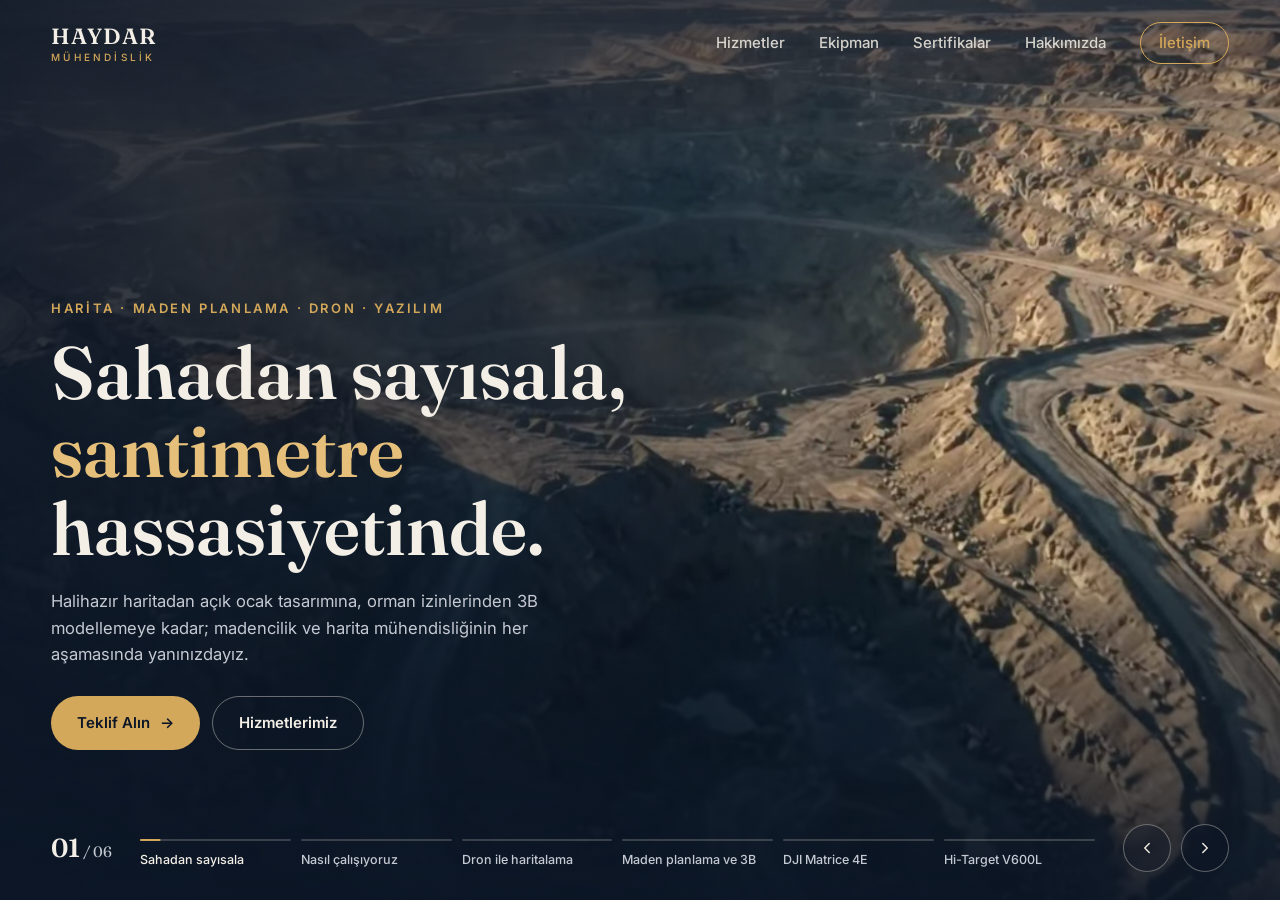
<file: index.html>
<!doctype html>
<html lang="tr">
<head>
<meta charset="utf-8">
<meta name="viewport" content="width=device-width, initial-scale=1">
<title>Haydar Mühendislik | Harita, Maden Planlama ve Dron Hizmetleri</title>
<meta name="description" content="Ankara merkezli Haydar Mühendislik: halihazır harita ve imalat ölçümleri, maden planlama ve 3B modelleme, orman izin haritaları, RTK dron ile hava görüntüleme ve yazılım çözümleri.">
<link rel="canonical" href="https://www.haydarmuhendislik.com/">
<link rel="icon" href="/favicon.ico" sizes="48x48">
<link rel="icon" href="/favicon.svg" type="image/svg+xml">
<link rel="icon" href="/icon-192.png" type="image/png" sizes="192x192">
<link rel="apple-touch-icon" href="/apple-touch-icon.png">
<meta name="theme-color" content="#0c1626">
<meta property="og:type" content="website">
<meta property="og:site_name" content="Haydar Mühendislik">
<meta property="og:locale" content="tr_TR">
<meta property="og:title" content="Haydar Mühendislik | Harita, Maden Planlama ve Dron Hizmetleri">
<meta property="og:description" content="Ankara merkezli Haydar Mühendislik: halihazır harita ve imalat ölçümleri, maden planlama ve 3B modelleme, orman izin haritaları, RTK dron ile hava görüntüleme ve yazılım çözümleri.">
<meta property="og:url" content="https://www.haydarmuhendislik.com/">
<meta property="og:image" content="https://www.haydarmuhendislik.com/og-paylasim.jpg">
<meta name="twitter:card" content="summary_large_image">
<script type="application/ld+json">
{
  "@context": "https://schema.org",
  "@type": "ProfessionalService",
  "name": "Haydar Mühendislik",
  "url": "https://www.haydarmuhendislik.com/",
  "image": "https://www.haydarmuhendislik.com/og-paylasim.jpg",
  "logo": "https://www.haydarmuhendislik.com/favicon.svg",
  "telephone": "+905077179444",
  "email": "info@haydarmuhendislik.com",
  "foundingDate": "2026-06",
  "address": {
    "@type": "PostalAddress",
    "streetAddress": "Güneşevler Mahallesi, Doruk Sokak",
    "addressLocality": "Altındağ",
    "addressRegion": "Ankara",
    "addressCountry": "TR"
  },
  "areaServed": "TR",
  "sameAs": [
    "https://www.instagram.com/haydarmuhendislik",
    "https://www.linkedin.com/company/haydar-m%C3%BChendislik/"
  ],
  "description": "Harita mühendisliği, maden planlama ve 3B modelleme, orman izin haritaları, dron ile hava görüntüleme ve yazılım geliştirme hizmetleri."
}
</script>
<link rel="preconnect" href="https://fonts.googleapis.com">
<link rel="preconnect" href="https://fonts.gstatic.com" crossorigin>
<link href="https://fonts.googleapis.com/css2?family=Fraunces:opsz,wght@9..144,500;9..144,600&family=Inter:wght@400;500;600&display=swap" rel="stylesheet">
<link rel="preload" as="image" href="assets/hero-ocak-poster.jpg">
<style>
:root{
  --bg:#0c1626;
  --gold:#d4a85a;
  --gold-2:#e6c07a;
  --text:#f3efe6;
  --muted:#c4c9d2;
  --kart:rgba(19,33,58,.72);
}
*{box-sizing:border-box}
html,body{height:100%}
body{margin:0;background:var(--bg);color:var(--text);font:16px/1.6 Inter,system-ui,sans-serif;-webkit-font-smoothing:antialiased;overflow:hidden}
a{color:inherit;text-decoration:none}
button{font:inherit;color:inherit}

/* ---------- Üst menü ---------- */
.ust{position:fixed;inset:0 0 auto;z-index:10;display:flex;align-items:center;justify-content:space-between;padding:22px clamp(16px,4vw,56px)}
.logo{font-family:Fraunces,Georgia,serif;font-size:22px;font-weight:600;letter-spacing:.04em;line-height:1.1}
.logo span{display:block;font:500 10px/1 Inter,sans-serif;letter-spacing:.32em;color:var(--gold);margin-top:4px}
.menu{display:flex;align-items:center;gap:34px;font-size:15px;font-weight:500}
.menu a{opacity:.85;transition:opacity .2s}
.menu a:hover{opacity:1}
.menu .teklif{border:1px solid var(--gold);color:var(--gold);padding:8px 18px;border-radius:999px;opacity:1;transition:background .2s,color .2s}
.menu .teklif:hover{background:var(--gold);color:var(--bg)}

/* ---------- Slayt kaydırıcı ---------- */
.kaydirici{display:flex;height:100svh;overflow-x:auto;overflow-y:hidden;scroll-snap-type:x mandatory;scrollbar-width:none;overscroll-behavior-x:contain}
.kaydirici::-webkit-scrollbar{display:none}
.kaydirici.surukle{scroll-snap-type:none;cursor:grabbing}
.slayt{position:relative;flex:0 0 100%;height:100%;scroll-snap-align:start;scroll-snap-stop:always;overflow:hidden;isolation:isolate;display:flex;align-items:flex-end}
.slayt>video,.slayt>img{position:absolute;inset:0;width:100%;height:100%;object-fit:cover;z-index:-2;user-select:none;-webkit-user-drag:none}
.slayt>img{transform:scale(1.08);transition:transform 9s linear}
.slayt.aktif>img{transform:scale(1)}
.slayt>img.sag{left:auto;right:-6%;width:80%}
@media (max-width:820px){.slayt>img.sag{inset:84px 0 auto 0;width:100%;height:auto;aspect-ratio:16/9;object-fit:cover}}
.slayt::after{content:"";position:absolute;inset:0;z-index:-1;
  background:
    linear-gradient(180deg,rgba(12,22,38,.55) 0%,rgba(12,22,38,0) 18%),
    linear-gradient(90deg,rgba(12,22,38,.88) 0%,rgba(12,22,38,.5) 42%,rgba(12,22,38,0) 75%),
    linear-gradient(0deg,rgba(12,22,38,.92) 0%,rgba(12,22,38,0) 42%)}

.icerik{width:100%;max-width:1440px;margin:0 auto;padding:120px clamp(16px,4vw,56px) 150px}
.ust-baslik{color:var(--gold);font-size:13px;font-weight:600;letter-spacing:.2em;text-transform:uppercase;margin:0 0 16px}
h1,h2{font-family:Fraunces,Georgia,serif;font-weight:600;line-height:1.05;margin:0 0 20px;max-width:15ch;overflow-wrap:break-word}
h1{font-size:clamp(34px,5.8vw,76px)}
h2{font-size:clamp(32px,5vw,66px)}
h1 em,h2 em{font-style:normal;color:var(--gold-2)}
.aciklama{color:var(--muted);font-size:clamp(15px,1.3vw,18px);max-width:540px;margin:0 0 28px}
.butonlar{display:flex;gap:12px;flex-wrap:wrap}
.btn{display:inline-flex;align-items:center;gap:10px;padding:14px 26px;border-radius:999px;font-weight:600;font-size:15px;transition:transform .2s,background .2s,border-color .2s}
.btn:hover{transform:translateY(-2px)}
.btn-ana{background:var(--gold);color:var(--bg)}
.btn-ana:hover{background:var(--gold-2)}
.btn-cizgi{border:1px solid rgba(243,239,230,.4)}
.btn-cizgi:hover{border-color:var(--text)}

/* rakam ve özellik kartları */
.kartlar{display:grid;grid-template-columns:repeat(2,minmax(0,210px));gap:10px;margin:0;padding:0;list-style:none}
.kartlar li{background:var(--kart);backdrop-filter:blur(8px);-webkit-backdrop-filter:blur(8px);border:1px solid rgba(255,255,255,.08);border-radius:14px;padding:12px 16px;min-width:130px}
.kartlar strong{display:block;font-family:Fraunces,Georgia,serif;font-size:24px;font-weight:600;line-height:1.15}
.kartlar small{font:600 13px Inter,sans-serif;color:var(--gold);margin-left:3px}
.kartlar span{font-size:12.5px;color:var(--muted)}
.marka{color:var(--muted);font-size:13px;letter-spacing:.16em;text-transform:uppercase;margin:0 0 6px}
.adimlar{list-style:none;margin:0;padding:0;max-width:460px;border-top:1px solid rgba(243,239,230,.16)}
.adimlar li{padding:11px 0;border-bottom:1px solid rgba(243,239,230,.16);font-weight:500}
.adimlar b{color:var(--gold);font-family:Fraunces,Georgia,serif;margin-right:14px}

/* aktif slaytta yazılar sırayla belirsin */
.gir{opacity:0;transform:translateY(22px);transition:opacity .8s cubic-bezier(.2,.7,.2,1),transform .8s cubic-bezier(.2,.7,.2,1)}
.aktif .gir{opacity:1;transform:none}
.aktif .gir:nth-child(2){transition-delay:.1s}
.aktif .gir:nth-child(3){transition-delay:.2s}
.aktif .gir:nth-child(4){transition-delay:.3s}
.aktif .gir:nth-child(5){transition-delay:.4s}
.aktif .gir:nth-child(6){transition-delay:.5s}

/* ---------- Alt kontrol çubuğu ---------- */
.kontrol{position:fixed;left:0;right:0;bottom:0;z-index:10;padding:0 clamp(16px,4vw,56px) 28px;display:flex;align-items:flex-end;gap:28px;pointer-events:none}
.kontrol>*{pointer-events:auto}
.sayac{font-family:Fraunces,Georgia,serif;font-size:15px;white-space:nowrap;padding-bottom:2px}
.sayac b{font-size:26px;color:var(--text);font-weight:600}
.sayac span{color:var(--muted)}
.bolumler{flex:1;display:flex;gap:10px;margin:0;padding:0;list-style:none}
.bolumler li{flex:1;min-width:0}
.bolumler button{width:100%;background:none;border:0;padding:10px 0 0;text-align:left;cursor:pointer;color:var(--muted);font-size:12.5px;font-weight:500;white-space:nowrap;overflow:hidden;text-overflow:ellipsis;transition:color .3s}
.bolumler button:hover,.bolumler button[aria-current="true"]{color:var(--text)}
.cubuk{display:block;height:2px;background:rgba(243,239,230,.2);border-radius:2px;overflow:hidden;margin-bottom:9px}
.cubuk i{display:block;height:100%;width:100%;background:var(--gold);transform:scaleX(0);transform-origin:left}
.oklar{display:flex;gap:10px}
.ok{width:48px;height:48px;border-radius:50%;border:1px solid rgba(243,239,230,.35);background:rgba(12,22,38,.35);backdrop-filter:blur(6px);cursor:pointer;display:grid;place-items:center;transition:border-color .2s,background .2s}
.ok:hover{border-color:var(--gold);background:rgba(212,168,90,.15)}
.ok svg{width:18px;height:18px}
.ok:focus-visible,.bolumler button:focus-visible{outline:2px solid var(--gold);outline-offset:3px}

@media (max-width:820px){
  .menu a:not(.teklif){display:none}
  .icerik{padding:110px 16px 110px}
  .ust-baslik{font-size:11.5px;letter-spacing:.14em}
  h1{font-size:clamp(30px,8.6vw,44px)}
  h2{font-size:clamp(28px,8vw,40px)}
  .slayt::after{background:linear-gradient(0deg,rgba(12,22,38,.96) 8%,rgba(12,22,38,.55) 60%,rgba(12,22,38,.35) 100%)}
  .kartlar{grid-template-columns:1fr 1fr}
  .kartlar li{min-width:0}
  .btn{padding:12px 20px}
  .oklar,.sayac{display:none}
  .bolumler button{font-size:0;padding-top:6px}
  .kontrol{padding-bottom:22px}
}
@media (max-height:700px) and (min-width:821px){
  .aciklama{display:none}
}
@media (prefers-reduced-motion:reduce){
  .gir,.slayt>img{transition:none}
  .gir{opacity:1;transform:none}
}

/* ---------- Mobil menü ---------- */
.menu-ac{display:none;width:46px;height:46px;border-radius:50%;border:1px solid rgba(243,239,230,.35);background:rgba(12,22,38,.45);backdrop-filter:blur(6px);-webkit-backdrop-filter:blur(6px);cursor:pointer;place-items:center;align-content:center;gap:5px;padding:0}
.menu-ac span{display:block;width:18px;height:1.8px;border-radius:2px;background:#f3efe6;transition:transform .3s,opacity .2s}
.menu-acik .menu-ac span:nth-child(1){transform:translateY(6.8px) rotate(45deg)}
.menu-acik .menu-ac span:nth-child(2){opacity:0}
.menu-acik .menu-ac span:nth-child(3){transform:translateY(-6.8px) rotate(-45deg)}
.menu-ac:focus-visible{outline:2px solid #e6c07a;outline-offset:3px}
.mobil-menu{position:fixed;inset:0;z-index:9;background:#0c1626;display:flex;flex-direction:column;justify-content:space-between;padding:120px 24px 32px;overflow-y:auto;opacity:0;transition:opacity .3s}
.mobil-menu.acik{opacity:1}
.mobil-menu[hidden]{display:none}
.mm-linkler{list-style:none;margin:0;padding:0;counter-reset:mm}
.mm-linkler li{border-bottom:1px solid rgba(243,239,230,.1);opacity:0;transform:translateY(14px);transition:opacity .45s calc(var(--i) * 60ms + 80ms),transform .45s calc(var(--i) * 60ms + 80ms)}
.mobil-menu.acik .mm-linkler li{opacity:1;transform:none}
.mm-linkler a{display:flex;align-items:baseline;gap:16px;padding:16px 0;font-family:Fraunces,Georgia,serif;font-size:32px;font-weight:600;color:#f3efe6;text-decoration:none}
.mm-linkler a::before{counter-increment:mm;content:counter(mm, decimal-leading-zero);font:600 13px Inter,sans-serif;color:#d4a85a;letter-spacing:.1em}
.mm-linkler a[aria-current="page"]{color:#e6c07a}
.mm-alt{display:flex;flex-direction:column;gap:10px;padding-top:28px;font-size:15px}
.mm-alt a{color:#aeb6c3;text-decoration:none}
.mm-alt a:first-child{color:#d4a85a;font-weight:600;font-size:18px}
html.menu-acik,html.menu-acik body{overflow:hidden}
html.menu-acik .kontrol,html.menu-acik .wa-sabit{visibility:hidden}
@media (max-width:900px){
  .menu{gap:10px}
  .menu a:not(.teklif){display:none}
  .menu-ac{display:grid}
}
@media (prefers-reduced-motion:reduce){
  .mobil-menu,.mm-linkler li,.menu-ac span{transition:none}
}
</style>
</head>
<body>

<header class="ust">
  <a href="index.html" class="logo">HAYDAR<span>MÜHENDİSLİK</span></a>
  <nav class="menu" aria-label="Ana menü">
    <a href="hizmetler.html">Hizmetler</a>
    <a href="#ekipman">Ekipman</a>
    <a href="sertifikalar.html">Sertifikalar</a>
    <a href="hakkimizda.html">Hakkımızda</a>
    <a href="iletisim.html" class="teklif">İletişim</a>
    <button class="menu-ac" type="button" aria-expanded="false" aria-controls="mobilMenu" aria-label="Menüyü aç"><span></span><span></span><span></span></button>
  </nav>
</header>

<div class="mobil-menu" id="mobilMenu" hidden>
  <nav aria-label="Mobil menü"><ol class="mm-linkler"></ol></nav>
  <div class="mm-alt">
    <a href="tel:+905077179444">0507 717 94 44</a>
    <a href="https://wa.me/905077179444" target="_blank" rel="noopener">WhatsApp</a>
    <a href="mailto:info@haydarmuhendislik.com">info@haydarmuhendislik.com</a>
  </div>
</div>
<script>
// Mobil menü: bağlantılar üstteki menüden kopyalanır, böylece tek yerden yönetilir
(() => {
  const dugme = document.querySelector('.menu-ac');
  const panel = document.getElementById('mobilMenu');
  const liste = panel.querySelector('.mm-linkler');
  document.querySelectorAll('.menu a').forEach((a, i) => {
    const li = document.createElement('li');
    const kopya = a.cloneNode(true);
    kopya.className = '';
    li.style.setProperty('--i', i);
    li.appendChild(kopya);
    liste.appendChild(li);
  });
  const ac = acik => {
    panel.hidden = !acik;
    requestAnimationFrame(() => panel.classList.toggle('acik', acik));
    document.documentElement.classList.toggle('menu-acik', acik);
    dugme.setAttribute('aria-expanded', acik);
    dugme.setAttribute('aria-label', acik ? 'Menüyü kapat' : 'Menüyü aç');
  };
  dugme.addEventListener('click', () => ac(panel.hidden));
  panel.addEventListener('click', e => { if (e.target.closest('a')) ac(false); });
  addEventListener('keydown', e => { if (e.key === 'Escape' && !panel.hidden) { ac(false); dugme.focus(); } });
  matchMedia('(min-width: 901px)').addEventListener('change', e => { if (e.matches) ac(false); });
})();
</script>

<main class="kaydirici" id="kaydirici" tabindex="0" aria-roledescription="slayt gösterisi" aria-label="Haydar Mühendislik tanıtım">

  <!-- 1: Ana mesaj -->
  <section class="slayt" data-ad="Sahadan sayısala" aria-roledescription="slayt">
    <video autoplay muted loop playsinline preload="auto" poster="assets/hero-ocak-poster.jpg" aria-hidden="true">
      <source src="assets/hero-ocak.webm" type="video/webm">
      <source src="assets/hero-ocak.mp4" type="video/mp4">
    </video>
    <div class="icerik">
      <p class="ust-baslik gir">Harita · Maden Planlama · Dron · Yazılım</p>
      <h1 class="gir">Sahadan sayısala, <em>santimetre</em> hassasiyetinde.</h1>
      <p class="aciklama gir">Halihazır haritadan açık ocak tasarımına, orman izinlerinden 3B modellemeye kadar; madencilik ve harita mühendisliğinin her aşamasında yanınızdayız.</p>
      <div class="butonlar gir">
        <a href="iletisim.html#form" class="btn btn-ana">Teklif Alın <span aria-hidden="true">→</span></a>
        <a href="hizmetler.html" class="btn btn-cizgi">Hizmetlerimiz</a>
      </div>
    </div>
  </section>

  <!-- 2: Nasıl çalışıyoruz -->
  <section class="slayt" data-ad="Nasıl çalışıyoruz" data-bir-kez aria-roledescription="slayt">
    <video muted playsinline preload="metadata" poster="assets/kontur-poster.jpg" aria-hidden="true">
      <source src="assets/kontur.webm" type="video/webm">
      <source src="assets/kontur.mp4" type="video/mp4">
    </video>
    <div class="icerik">
      <p class="ust-baslik gir">Nasıl çalışıyoruz</p>
      <h2 class="gir">Arazi, ölçüldüğü an <em>veriye</em> dönüşür.</h2>
      <p class="aciklama gir">Dron ve GNSS ile topladığımız ham veriyi eş yükselti eğrilerine, yüzey modellerine ve CAD çizimlerine dönüştürüyoruz.</p>
      <ol class="adimlar gir">
        <li><b>01</b>Saha ölçümü — Matrice 4E ve V600L</li>
        <li><b>02</b>Veri işleme — ortofoto, DEM, nokta bulutu</li>
        <li><b>03</b>Teslim — harita, hacim raporu, CAD</li>
      </ol>
    </div>
  </section>

  <!-- 3: Dron -->
  <section class="slayt" data-ad="Dron ile haritalama" data-bir-kez aria-roledescription="slayt">
    <video muted playsinline preload="metadata" poster="assets/dron-kalkis-poster.jpg" aria-hidden="true">
      <source src="assets/dron-kalkis.webm" type="video/webm">
      <source src="assets/dron-kalkis.mp4" type="video/mp4">
    </video>
    <div class="icerik">
      <p class="ust-baslik gir">Dron ile Hava Görüntüleme</p>
      <h2 class="gir">Günlerce sürecek ölçüm, <em>tek uçuşta.</em></h2>
      <p class="aciklama gir">RTK destekli dronlarımızla hektarlarca alanı tek uçuşta haritalıyor; ortofoto, yüzey modeli ve hacim hesaplarını hızla teslim ediyoruz.</p>
      <div class="butonlar gir"><a href="hizmetler.html#dron" class="btn btn-cizgi">Dron hizmetlerimiz <span aria-hidden="true">→</span></a></div>
    </div>
  </section>

  <!-- 4: Maden planlama -->
  <section class="slayt" data-ad="Maden planlama ve 3B" aria-roledescription="slayt">
    <video muted loop playsinline preload="metadata" poster="assets/nokta-bulutu-poster.jpg" aria-hidden="true">
      <source src="assets/nokta-bulutu.webm" type="video/webm">
      <source src="assets/nokta-bulutu.mp4" type="video/mp4">
    </video>
    <div class="icerik">
      <p class="ust-baslik gir">Maden Planlama ve 3B Modelleme</p>
      <h2 class="gir">Ocağınızın her basamağı, <em>santimetre</em> ölçeğinde.</h2>
      <p class="aciklama gir">Açık ocak tasarımı, sondaj modellemesi, dekapaj, kazı-dolgu ve rezerv hesapları. Sahanızın 3B modelini çıkarıp planlamanızı sayısallaştırıyoruz.</p>
      <div class="butonlar gir"><a href="hizmetler.html#maden" class="btn btn-cizgi">Maden hizmetlerimiz <span aria-hidden="true">→</span></a></div>
    </div>
  </section>

  <!-- 5: Matrice 4E -->
  <section class="slayt" id="ekipman" data-ad="DJI Matrice 4E" aria-roledescription="slayt">
    <img class="sag" src="assets/matrice-4e.jpg" alt="" loading="lazy">
    <div class="icerik">
      <p class="ust-baslik gir">Ekipman Parkımız</p>
      <p class="marka gir">DJI Enterprise</p>
      <h2 class="gir">Matrice <em>4E</em></h2>
      <p class="aciklama gir">Haritalama ve fotogrametri dronu. Ortofoto, yüzey modeli, nokta bulutu ve 3B modelleri tek uçuşta üretiyoruz.</p>
      <ul class="kartlar gir">
        <li><strong>1 cm<small>+1 ppm</small></strong><span>RTK yatay doğruluk</span></li>
        <li><strong>49<small>dk</small></strong><span>Uçuş süresi</span></li>
        <li><strong>20<small>MP</small></strong><span>4/3" mekanik deklanşör</span></li>
        <li><strong>%40</strong><span>Eğik çekimle daha hızlı 3B model</span></li>
      </ul>
    </div>
  </section>

  <!-- 6: V600L -->
  <section class="slayt" data-ad="Hi-Target V600L" aria-roledescription="slayt">
    <img src="assets/v600l.jpg" alt="" loading="lazy" style="object-position:70% 50%">
    <div class="icerik">
      <p class="ust-baslik gir">Ekipman Parkımız</p>
      <p class="marka gir">Hi-Target</p>
      <h2 class="gir">V600L <em>GNSS</em></h2>
      <p class="aciklama gir">Lazerli GNSS RTK alıcısı. Ulaşılması zor noktaları lazerle, dokunmadan ve milimetre düzeyinde doğrulukla ölçüyoruz.</p>
      <ul class="kartlar gir">
        <li><strong>8<small>mm +1 ppm</small></strong><span>RTK yatay doğruluk</span></li>
        <li><strong>1408</strong><span>GNSS kanalı</span></li>
        <li><strong>2<small>cm</small></strong><span>10 m içinde lazer ölçüm</span></li>
        <li><strong>IMU</strong><span>Kalibrasyonsuz eğik ölçüm</span></li>
      </ul>
    </div>
  </section>
</main>

<div class="kontrol">
  <div class="sayac" aria-live="polite"><b id="no">01</b> <span>/ <span id="toplam">06</span></span></div>
  <ol class="bolumler" id="bolumler"></ol>
  <div class="oklar">
    <button class="ok" id="geri" aria-label="Önceki slayt"><svg viewBox="0 0 24 24" fill="none" stroke="currentColor" stroke-width="1.8" stroke-linecap="round" stroke-linejoin="round"><path d="M15 18l-6-6 6-6"/></svg></button>
    <button class="ok" id="ileri" aria-label="Sonraki slayt"><svg viewBox="0 0 24 24" fill="none" stroke="currentColor" stroke-width="1.8" stroke-linecap="round" stroke-linejoin="round"><path d="M9 18l6-6-6-6"/></svg></button>
  </div>
</div>

<script>
(() => {
  const kay = document.getElementById('kaydirici');
  const slaytlar = [...kay.querySelectorAll('.slayt')];
  const liste = document.getElementById('bolumler');
  const azHareket = matchMedia('(prefers-reduced-motion: reduce)').matches;
  const RESIM_SURE = 8000;   // resimli slaytlarda bekleme (ms)
  let aktif = -1, baslangic = 0, durdu = false;

  // Alt çubuktaki bölüm düğmeleri
  const cubuklar = slaytlar.map((s, i) => {
    const li = document.createElement('li');
    li.innerHTML = `<button type="button"><span class="cubuk"><i></i></span>${s.dataset.ad}</button>`;
    li.querySelector('button').setAttribute('aria-label', `${i + 1}. slayt: ${s.dataset.ad}`);
    li.querySelector('button').onclick = () => git(i);
    liste.appendChild(li);
    return li.querySelector('i');
  });
  document.getElementById('toplam').textContent = String(slaytlar.length).padStart(2, '0');

  const git = i => {
    i = (i + slaytlar.length) % slaytlar.length;
    kay.scrollTo({ left: i * kay.clientWidth, behavior: azHareket ? 'auto' : 'smooth' });
  };
  document.getElementById('ileri').onclick = () => git(aktif + 1);
  document.getElementById('geri').onclick = () => git(aktif - 1);
  addEventListener('keydown', e => {
    if (e.key === 'ArrowRight') git(aktif + 1);
    if (e.key === 'ArrowLeft') git(aktif - 1);
  });

  // Slayt değişince: yazıları aç, videoyu oynat/durdur, sayacı güncelle
  const etkinlestir = i => {
    if (i === aktif) return;
    aktif = i; baslangic = performance.now();
    slaytlar.forEach((s, j) => {
      s.classList.toggle('aktif', j === i);
      const v = s.querySelector('video');
      if (!v) return;
      if (j === i) {
        if (s.hasAttribute('data-bir-kez')) v.currentTime = 0;
        v.play().catch(() => v.addEventListener('canplay', () => s.classList.contains('aktif') && v.play().catch(() => {}), { once: true }));
      } else v.pause();
      if (j === i + 1) v.preload = 'auto';   // sıradakini önceden yükle
    });
    const sonraki = slaytlar[i + 1]?.querySelector('img');
    if (sonraki) sonraki.loading = 'eager';
    document.getElementById('no').textContent = String(i + 1).padStart(2, '0');
    liste.querySelectorAll('button').forEach((b, j) => b.setAttribute('aria-current', j === i));
    cubuklar.forEach((c, j) => c.style.transform = `scaleX(${j < i ? 1 : 0})`);
  };

  let zamanlayici;
  kay.addEventListener('scroll', () => {
    clearTimeout(zamanlayici);
    zamanlayici = setTimeout(() => etkinlestir(Math.round(kay.scrollLeft / kay.clientWidth)), 80);
  }, { passive: true });
  addEventListener('resize', () => kay.scrollTo({ left: aktif * kay.clientWidth }));

  // İlerleme çubuğu + otomatik geçiş
  const dongu = () => {
    const s = slaytlar[aktif], v = s?.querySelector('video');
    let oran;
    if (v && v.duration) oran = s.hasAttribute('data-bir-kez') || !v.loop ? v.currentTime / v.duration : (performance.now() - baslangic) / (v.duration * 1000);
    else oran = (performance.now() - baslangic) / RESIM_SURE;
    if (cubuklar[aktif]) cubuklar[aktif].style.transform = `scaleX(${Math.min(oran, 1)})`;
    if (!durdu && !azHareket && oran >= 1) {
      if (v && s.hasAttribute('data-bir-kez')) { if (v.ended) git(aktif + 1); }
      else git(aktif + 1);
    }
    requestAnimationFrame(dongu);
  };

  // Fareyle sürükleyerek kaydırma (dokunmatikte tarayıcı zaten yapıyor)
  let surX = null, surSol = 0;
  kay.addEventListener('pointerdown', e => {
    if (e.pointerType !== 'mouse' || e.target.closest('a,button')) return;
    surX = e.clientX; surSol = kay.scrollLeft; kay.classList.add('surukle');
  });
  addEventListener('pointermove', e => { if (surX !== null) kay.scrollLeft = surSol - (e.clientX - surX); });
  addEventListener('pointerup', e => {
    if (surX === null) return;
    const fark = e.clientX - surX; surX = null; kay.classList.remove('surukle');
    git(Math.abs(fark) > 60 ? aktif + (fark < 0 ? 1 : -1) : aktif);
  });

  // Sekme gizliyken otomatik geçiş dursun
  document.addEventListener('visibilitychange', () => durdu = document.hidden);

  // Adres #ekipman gibi bir slaytı gösteriyorsa oraya git
  const hashGit = anim => {
    const i = slaytlar.findIndex(s => s.id && '#' + s.id === location.hash);
    if (i >= 0) anim ? git(i) : (kay.scrollLeft = i * kay.clientWidth);
    return i;
  };
  addEventListener('hashchange', () => hashGit(true));
  const ilk = hashGit(false);
  etkinlestir(ilk > 0 ? ilk : 0);
  requestAnimationFrame(dongu);
})();
</script>
</body>
</html>
</file>
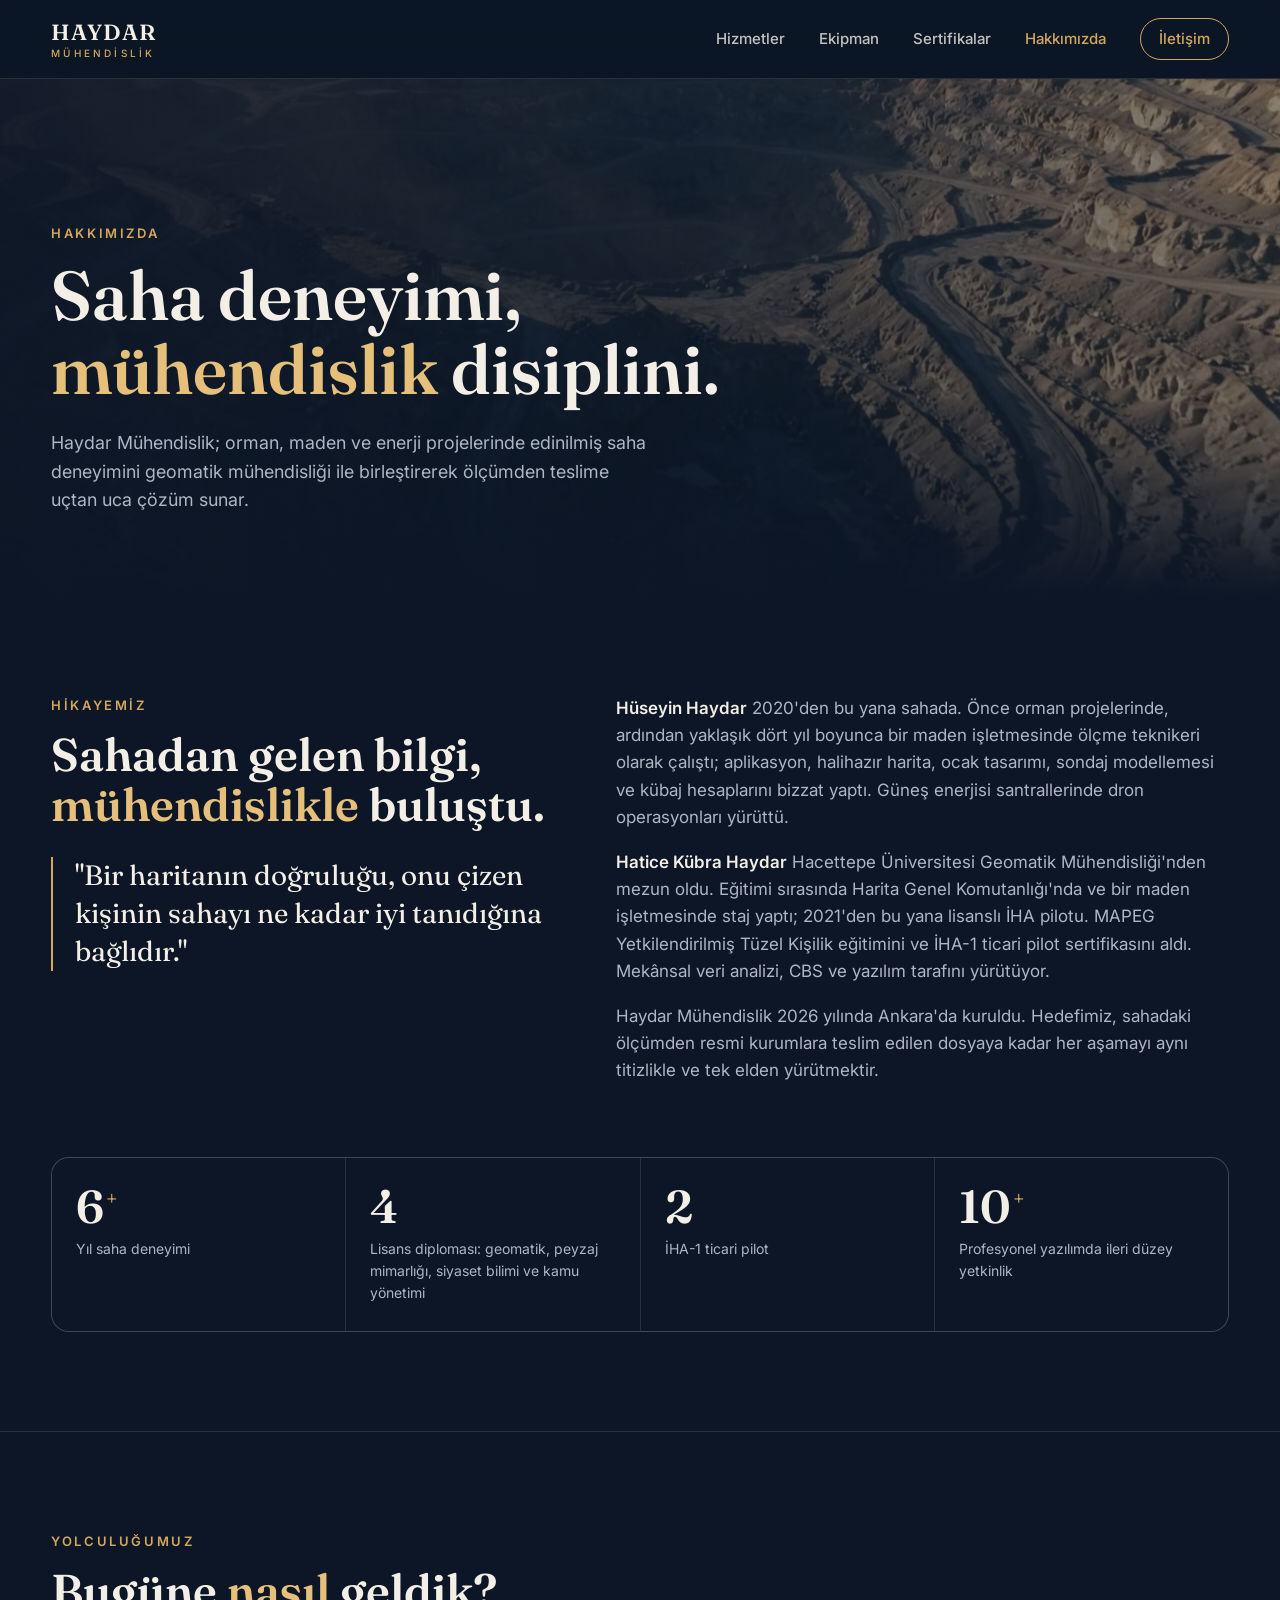
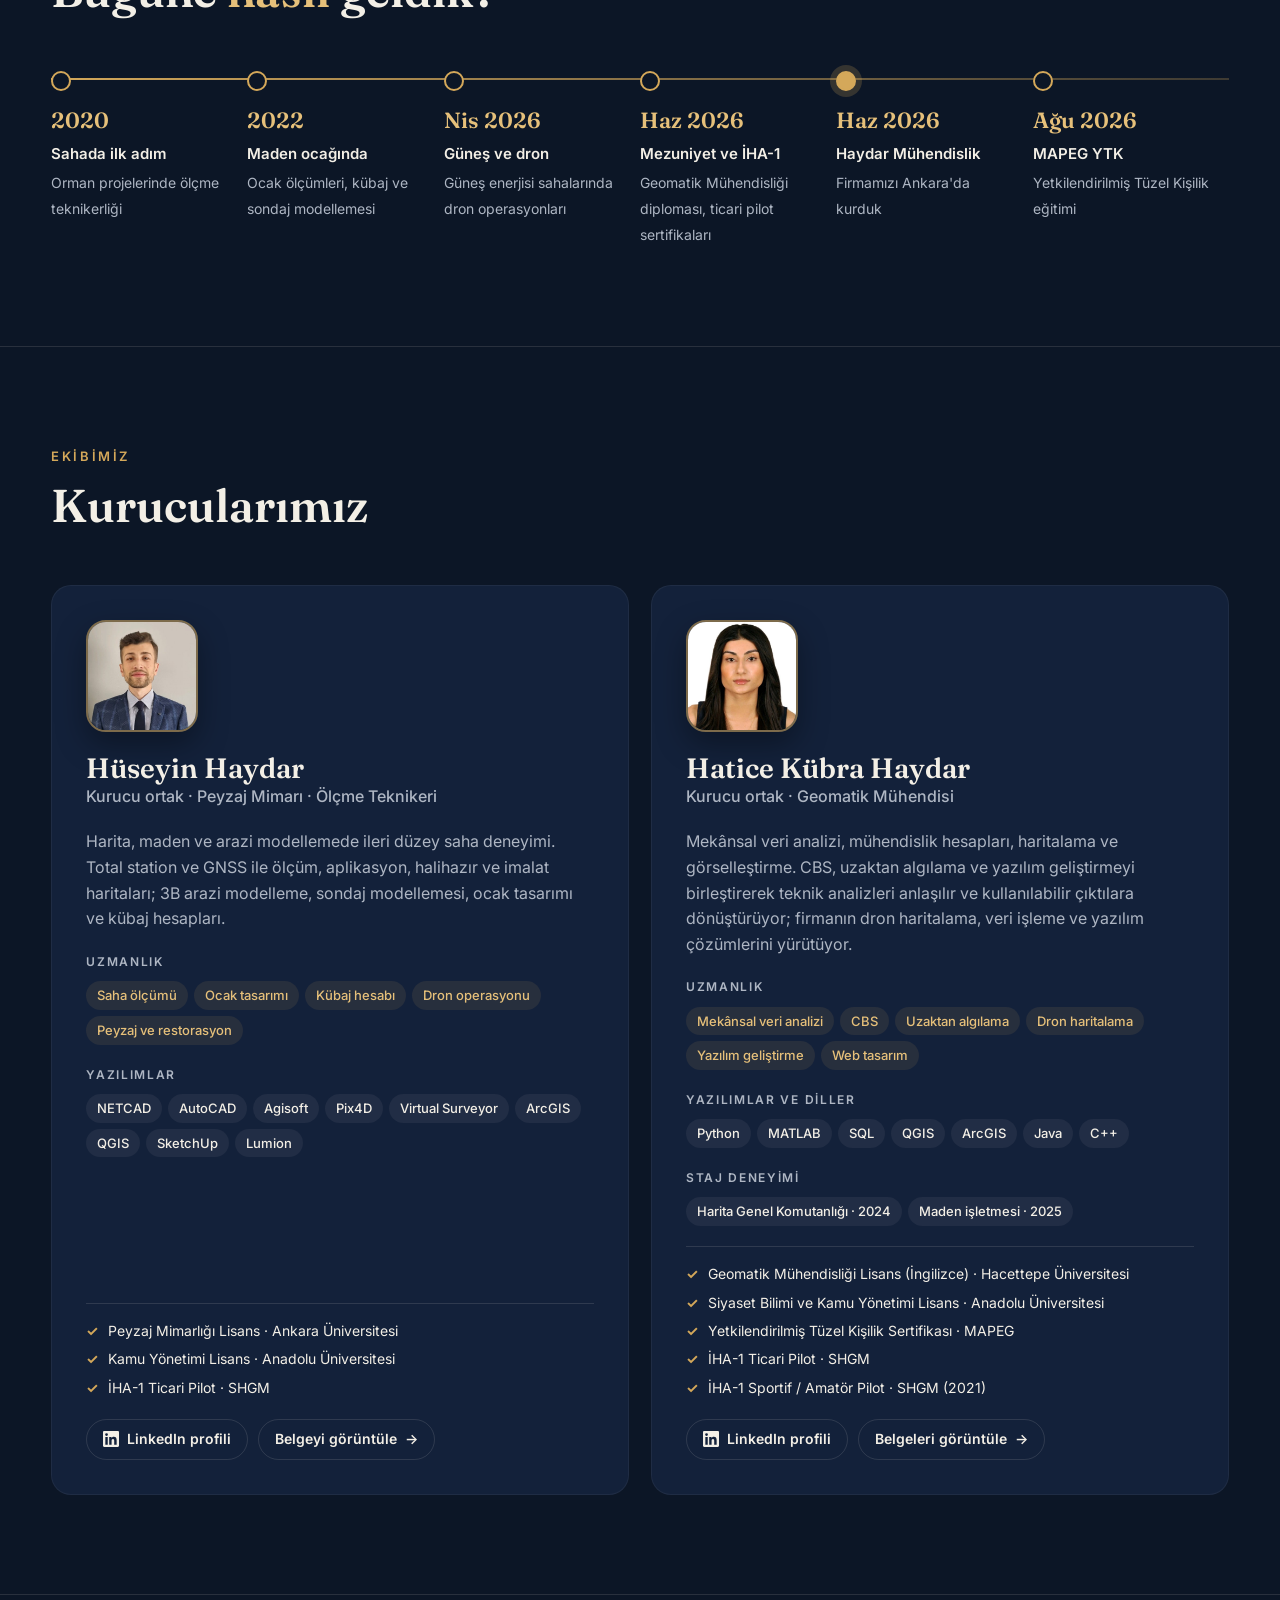
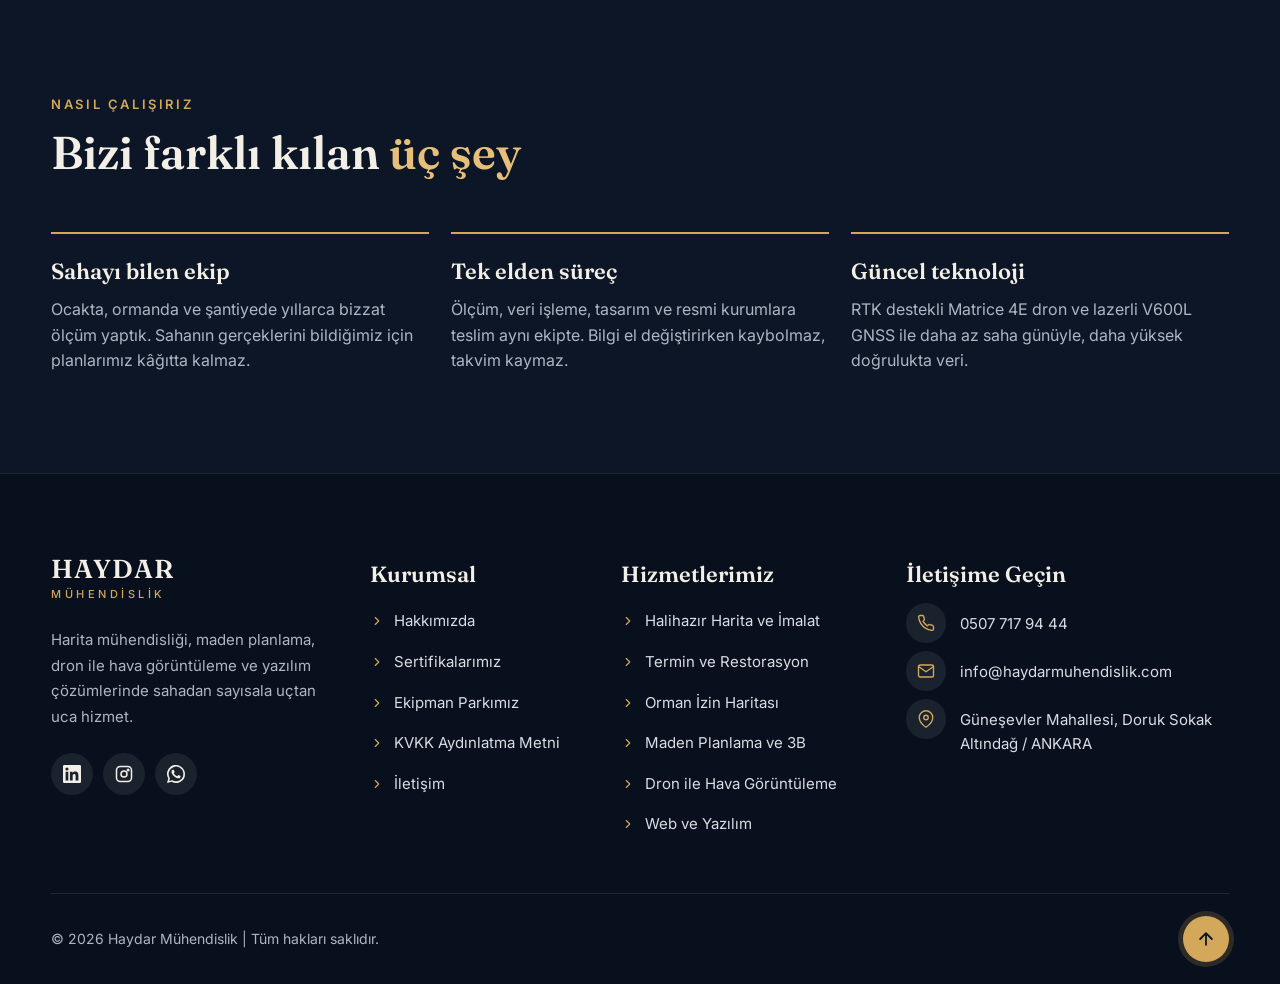
<file: hakkimizda.html>
<!doctype html>
<html lang="tr">
<head>
<meta charset="utf-8">
<meta name="viewport" content="width=device-width, initial-scale=1">
<title>Hakkımızda | Haydar Mühendislik</title>
<link rel="canonical" href="https://www.haydarmuhendislik.com/hakkimizda.html">
<link rel="icon" href="/favicon.ico" sizes="48x48">
<link rel="icon" href="/favicon.svg" type="image/svg+xml">
<link rel="icon" href="/icon-192.png" type="image/png" sizes="192x192">
<link rel="apple-touch-icon" href="/apple-touch-icon.png">
<meta name="theme-color" content="#0c1626">
<meta property="og:type" content="website">
<meta property="og:site_name" content="Haydar Mühendislik">
<meta property="og:locale" content="tr_TR">
<meta property="og:title" content="Hakkımızda | Haydar Mühendislik">
<meta property="og:description" content="Haydar Mühendislik; harita, maden planlama, dron ve yazılım alanlarında saha deneyimini mühendislikle birleştiren Ankara merkezli mühendislik firması.">
<meta property="og:url" content="https://www.haydarmuhendislik.com/hakkimizda.html">
<meta property="og:image" content="https://www.haydarmuhendislik.com/og-paylasim.jpg">
<meta name="twitter:card" content="summary_large_image">
<meta name="description" content="Haydar Mühendislik; harita, maden planlama, dron ve yazılım alanlarında saha deneyimini mühendislikle birleştiren Ankara merkezli mühendislik firması.">
<link rel="preconnect" href="https://fonts.googleapis.com">
<link rel="preconnect" href="https://fonts.gstatic.com" crossorigin>
<link href="https://fonts.googleapis.com/css2?family=Fraunces:opsz,wght@9..144,500;9..144,600&family=Inter:wght@400;500;600&display=swap" rel="stylesheet">
<style>
:root{
  --bg:#0c1626;
  --bg-2:#0a1220;
  --kart:#13213a;
  --gold:#d4a85a;
  --gold-2:#e6c07a;
  --text:#f3efe6;
  --muted:#aeb6c3;
  --cizgi:rgba(243,239,230,.12);
}
*{box-sizing:border-box}
body{margin:0;background:var(--bg);color:var(--text);font:16px/1.6 Inter,system-ui,sans-serif;-webkit-font-smoothing:antialiased}
a{color:inherit;text-decoration:none}
.ic{max-width:1280px;margin:0 auto;padding-inline:clamp(16px,4vw,56px)}

/* ---------- Üst menü ---------- */
.ust{position:sticky;top:0;z-index:10;display:flex;align-items:center;justify-content:space-between;padding:18px clamp(16px,4vw,56px);background:rgba(12,22,38,.82);backdrop-filter:blur(10px);-webkit-backdrop-filter:blur(10px);border-bottom:1px solid var(--cizgi)}
.logo{font-family:Fraunces,Georgia,serif;font-size:22px;font-weight:600;letter-spacing:.04em;line-height:1.1}
.logo span{display:block;font:500 10px/1 Inter,sans-serif;letter-spacing:.32em;color:var(--gold);margin-top:4px}
.menu{display:flex;align-items:center;gap:34px;font-size:15px;font-weight:500}
.menu a{opacity:.8;transition:opacity .2s}
.menu a:hover,.menu a[aria-current="page"]{opacity:1}
.menu a[aria-current="page"]{color:var(--gold)}
.menu .teklif{border:1px solid var(--gold);color:var(--gold);padding:8px 18px;border-radius:999px;opacity:1;transition:background .2s,color .2s}
.menu .teklif:hover{background:var(--gold);color:var(--bg)}

.ust-baslik{color:var(--gold);font-size:13px;font-weight:600;letter-spacing:.2em;text-transform:uppercase;margin:0 0 14px}
h1,h2{font-family:Fraunces,Georgia,serif;font-weight:600;line-height:1.08;margin:0;text-wrap:balance}
h1{font-size:clamp(38px,5.4vw,70px);max-width:15ch}
h2{font-size:clamp(30px,3.6vw,46px)}
h1 em,h2 em{font-style:normal;color:var(--gold-2)}
.bolum{padding-block:clamp(64px,11vh,120px)}
.bolum+.bolum{border-top:1px solid var(--cizgi)}

/* ---------- Giriş: arka planda dağ yolu / ocak görseli ---------- */
.giris{position:relative;isolation:isolate;overflow:hidden;padding-block:clamp(80px,16vh,170px) clamp(56px,9vh,96px)}
.giris::before{content:"";position:absolute;inset:0;z-index:-2;background:url("assets/hero-ocak-poster.jpg") center/cover}
.giris::after{content:"";position:absolute;inset:0;z-index:-1;background:linear-gradient(90deg,rgba(12,22,38,.95) 0%,rgba(12,22,38,.75) 50%,rgba(12,22,38,.45) 100%),linear-gradient(0deg,var(--bg) 0%,rgba(12,22,38,0) 40%)}
.giris p.lead{color:var(--muted);font-size:clamp(16px,1.4vw,19px);max-width:600px;margin:22px 0 0}

/* ---------- Hikaye ---------- */
.hikaye{display:grid;grid-template-columns:minmax(0,.9fr) minmax(0,1.1fr);gap:clamp(32px,5vw,80px);align-items:start}
.hikaye .metin p{color:var(--muted);font-size:17px;margin:0 0 18px;max-width:62ch}
.hikaye .metin p strong{color:var(--text);font-weight:600}
.alinti{font-family:Fraunces,Georgia,serif;font-size:clamp(22px,2.2vw,28px);line-height:1.35;color:var(--text);border-left:2px solid var(--gold);padding-left:22px;margin:28px 0 0}

/* ---------- Rakamlar ---------- */
.rakamlar{display:grid;grid-template-columns:repeat(4,1fr);gap:1px;background:var(--cizgi);border:1px solid var(--cizgi);border-radius:18px;overflow:hidden;margin-top:clamp(40px,6vh,64px)}
.rakamlar div{background:var(--bg);padding:26px 24px}
.rakamlar strong{display:block;font-family:Fraunces,Georgia,serif;font-size:clamp(34px,3.6vw,48px);font-weight:600;line-height:1;font-variant-numeric:tabular-nums}
.rakamlar strong sup{font-size:.45em;color:var(--gold);margin-left:2px}
.rakamlar span{display:block;color:var(--muted);font-size:14px;margin-top:8px}

/* ---------- Yol haritası (zaman çizelgesi) ---------- */
.zaman{list-style:none;margin:clamp(36px,6vh,56px) 0 0;padding:0;display:grid;grid-template-columns:repeat(6,minmax(0,1fr));position:relative}
.zaman::before{content:"";position:absolute;left:0;right:0;top:9px;height:2px;background:linear-gradient(90deg,var(--gold),rgba(212,168,90,.25))}
.zaman li{position:relative;padding:34px 18px 0 0}
.zaman li::before{content:"";position:absolute;left:0;top:2px;width:16px;height:16px;border-radius:50%;background:var(--bg);border:2px solid var(--gold)}
.zaman li.vurgu::before{background:var(--gold);box-shadow:0 0 0 6px rgba(212,168,90,.2)}
.zaman time{display:block;font-family:Fraunces,Georgia,serif;font-size:22px;font-weight:600;color:var(--gold-2);font-variant-numeric:tabular-nums}
.zaman b{display:block;font-weight:600;margin:4px 0 4px;font-size:15px}
.zaman span{color:var(--muted);font-size:14px}

/* ---------- Ekip ---------- */
.ekip{display:grid;grid-template-columns:1fr 1fr;gap:22px;margin-top:clamp(36px,6vh,56px)}
.kisi{background:var(--kart);border:1px solid rgba(255,255,255,.05);border-radius:20px;padding:clamp(22px,3vw,34px);display:flex;flex-direction:column}
.monogram{width:64px;height:64px;border-radius:16px;display:grid;place-items:center;font-family:Fraunces,Georgia,serif;font-size:26px;font-weight:600;color:var(--bg);background:linear-gradient(135deg,var(--gold-2),var(--gold));margin-bottom:20px}
.kisi h3{font-family:Fraunces,Georgia,serif;font-weight:600;font-size:28px;margin:0;line-height:1.15}
.unvan{color:var(--gold);font-weight:500;margin:4px 0 16px}
.kisi p{color:var(--muted);margin:0 0 20px}
.kisi h4{font-size:12px;letter-spacing:.14em;text-transform:uppercase;color:var(--muted);font-weight:600;margin:0 0 10px}
.cipler{list-style:none;margin:0 0 20px;padding:0;display:flex;flex-wrap:wrap;gap:6px}
.cipler li{font-size:13px;font-weight:500;background:rgba(212,168,90,.1);color:var(--gold-2);border-radius:999px;padding:4px 11px}
.cipler.yazilim li{background:rgba(243,239,230,.06);color:var(--text)}
.belgeler{list-style:none;margin:0;padding:16px 0 0;border-top:1px solid var(--cizgi);display:flex;flex-direction:column;gap:6px;font-size:14px}
.belgeler li::before{content:"✓";color:var(--gold);margin-right:10px;font-weight:700}
.linkedin{margin-top:20px;align-self:flex-start;display:inline-flex;align-items:center;gap:8px;font-size:14px;font-weight:600;border:1px solid var(--cizgi);border-radius:999px;padding:8px 16px;transition:border-color .2s,color .2s}
.linkedin:hover{border-color:var(--gold);color:var(--gold)}
.linkedin svg{width:16px;height:16px}
.kisi .alt{margin-top:auto}
.portre{width:112px;height:112px;border-radius:20px;object-fit:cover;object-position:center 30%;display:block;margin-bottom:20px;border:2px solid rgba(212,168,90,.55);box-shadow:0 12px 30px rgba(0,0,0,.35)}
.butonlar-kisi{display:flex;flex-wrap:wrap;gap:10px}
.butonlar-kisi .linkedin{margin-top:20px}

/* ---------- Değerler ---------- */
.degerler{display:grid;grid-template-columns:repeat(3,1fr);gap:22px;margin-top:clamp(36px,6vh,56px)}
.deger{border-top:2px solid var(--gold);padding-top:20px}
.deger h3{font-family:Fraunces,Georgia,serif;font-weight:600;font-size:22px;margin:0 0 8px}
.deger p{color:var(--muted);margin:0}

/* ---------- Teklif bandı ---------- */
.teklif-bant{background:var(--bg-2);border-top:1px solid var(--cizgi)}
.teklif-ic{padding-block:clamp(56px,9vh,96px);display:flex;align-items:center;justify-content:space-between;gap:32px;flex-wrap:wrap}
.teklif-ic p{color:var(--muted);margin:8px 0 0}
.btn{display:inline-flex;align-items:center;gap:10px;padding:15px 28px;border-radius:999px;font-weight:600;font-size:15px;background:var(--gold);color:var(--bg);transition:transform .2s,background .2s}
.btn:hover{transform:translateY(-2px);background:var(--gold-2)}

/* belirme */
.gir{opacity:0;transform:translateY(24px);transition:opacity .7s cubic-bezier(.2,.7,.2,1),transform .7s cubic-bezier(.2,.7,.2,1)}
.gir.gorundu{opacity:1;transform:none}

@media (max-width:1024px){
  .zaman{grid-template-columns:repeat(3,minmax(0,1fr));row-gap:32px}
  .zaman::before{display:none}
  .rakamlar{grid-template-columns:repeat(2,1fr)}
}
@media (max-width:820px){
  .menu a:not(.teklif){display:none}
  .hikaye,.ekip,.degerler{grid-template-columns:1fr}
  .zaman{grid-template-columns:1fr;row-gap:0;padding-left:8px}
  .zaman::before{display:block;left:15px;right:auto;top:0;bottom:0;width:2px;height:auto;background:linear-gradient(180deg,var(--gold),rgba(212,168,90,.25))}
  .zaman li{padding:0 0 26px 40px}
  .zaman li::before{left:0;top:4px}
}
@media (prefers-reduced-motion:reduce){
  .gir{opacity:1;transform:none;transition:none}
}

/* ---------- Alt bilgi (footer) ---------- */
.alt-bilgi{background:#08101d;border-top:1px solid rgba(243,239,230,.1);color:#d9dde4}
.ab-ic{max-width:1280px;margin:0 auto;padding-inline:clamp(16px,4vw,56px)}
.ab-sutunlar{display:grid;grid-template-columns:1.2fr .9fr 1.05fr 1.45fr;gap:clamp(28px,4vw,56px);padding-block:clamp(56px,9vh,88px) clamp(40px,6vh,64px)}
.ab-marka .logo{display:inline-block;font-family:Fraunces,Georgia,serif;font-size:26px;font-weight:600;letter-spacing:.04em;line-height:1.1;color:#f3efe6}
.ab-marka .logo span{display:block;font:500 11px/1 Inter,sans-serif;letter-spacing:.32em;color:#d4a85a;margin-top:5px}
.ab-marka p{color:#aeb6c3;font-size:15px;line-height:1.7;margin:22px 0 24px;max-width:34ch}
.ab-sosyal{display:flex;gap:10px}
.ab-sosyal a{width:42px;height:42px;border-radius:50%;background:rgba(243,239,230,.08);display:grid;place-items:center;color:#f3efe6;transition:background .2s,color .2s,transform .2s}
.ab-sosyal a:hover{background:#d4a85a;color:#0c1626;transform:translateY(-2px)}
.ab-sosyal svg{width:18px;height:18px}
.alt-bilgi h2{font-family:Fraunces,Georgia,serif;font-weight:600;font-size:22px;line-height:1.2;color:#f3efe6;margin:6px 0 22px}
.alt-bilgi nav ul,.ab-iletisim{list-style:none;margin:0;padding:0;display:flex;flex-direction:column;gap:14px}
.alt-bilgi nav a{display:inline-flex;align-items:center;gap:10px;font-size:15px;color:#d9dde4;transition:color .2s,transform .2s}
.alt-bilgi nav a svg{width:14px;height:14px;color:#d4a85a;flex:0 0 14px}
.alt-bilgi nav a:hover{color:#e6c07a;transform:translateX(3px)}
.ab-iletisim li{display:flex;gap:14px;align-items:flex-start;font-size:15px;line-height:1.55}
.ab-iletisim a:hover{color:#e6c07a}
.ab-ikon{flex:0 0 40px;height:40px;border-radius:50%;background:rgba(243,239,230,.08);display:grid;place-items:center;color:#d4a85a;margin-top:-6px}
.ab-ikon svg{width:18px;height:18px}
.ab-iletisim li>a,.ab-iletisim li>span:last-child{min-width:0;overflow-wrap:break-word;padding-top:3px}
.ab-alt{display:flex;align-items:center;justify-content:space-between;gap:16px;border-top:1px solid rgba(243,239,230,.1);padding-block:22px}
.ab-alt p{margin:0;font-size:14px;color:#aeb6c3}
.ab-yukari{flex:0 0 46px;width:46px;height:46px;border-radius:50%;background:#d4a85a;color:#0c1626;display:grid;place-items:center;box-shadow:0 0 0 5px rgba(212,168,90,.18);transition:transform .2s,background .2s}
.ab-yukari:hover{transform:translateY(-3px);background:#e6c07a}
.ab-yukari svg{width:20px;height:20px}
.ab-yukari:focus-visible,.alt-bilgi a:focus-visible{outline:2px solid #e6c07a;outline-offset:3px}
@media (max-width:1024px){.ab-sutunlar{grid-template-columns:1fr 1fr}}
@media (max-width:560px){.ab-sutunlar{grid-template-columns:1fr}}

/* ---------- Mobil menü ---------- */
.menu-ac{display:none;width:46px;height:46px;border-radius:50%;border:1px solid rgba(243,239,230,.35);background:rgba(12,22,38,.45);backdrop-filter:blur(6px);-webkit-backdrop-filter:blur(6px);cursor:pointer;place-items:center;align-content:center;gap:5px;padding:0}
.menu-ac span{display:block;width:18px;height:1.8px;border-radius:2px;background:#f3efe6;transition:transform .3s,opacity .2s}
.menu-acik .menu-ac span:nth-child(1){transform:translateY(6.8px) rotate(45deg)}
.menu-acik .menu-ac span:nth-child(2){opacity:0}
.menu-acik .menu-ac span:nth-child(3){transform:translateY(-6.8px) rotate(-45deg)}
.menu-ac:focus-visible{outline:2px solid #e6c07a;outline-offset:3px}
.mobil-menu{position:fixed;inset:0;z-index:9;background:#0c1626;display:flex;flex-direction:column;justify-content:space-between;padding:120px 24px 32px;overflow-y:auto;opacity:0;transition:opacity .3s}
.mobil-menu.acik{opacity:1}
.mobil-menu[hidden]{display:none}
.mm-linkler{list-style:none;margin:0;padding:0;counter-reset:mm}
.mm-linkler li{border-bottom:1px solid rgba(243,239,230,.1);opacity:0;transform:translateY(14px);transition:opacity .45s calc(var(--i) * 60ms + 80ms),transform .45s calc(var(--i) * 60ms + 80ms)}
.mobil-menu.acik .mm-linkler li{opacity:1;transform:none}
.mm-linkler a{display:flex;align-items:baseline;gap:16px;padding:16px 0;font-family:Fraunces,Georgia,serif;font-size:32px;font-weight:600;color:#f3efe6;text-decoration:none}
.mm-linkler a::before{counter-increment:mm;content:counter(mm, decimal-leading-zero);font:600 13px Inter,sans-serif;color:#d4a85a;letter-spacing:.1em}
.mm-linkler a[aria-current="page"]{color:#e6c07a}
.mm-alt{display:flex;flex-direction:column;gap:10px;padding-top:28px;font-size:15px}
.mm-alt a{color:#aeb6c3;text-decoration:none}
.mm-alt a:first-child{color:#d4a85a;font-weight:600;font-size:18px}
html.menu-acik,html.menu-acik body{overflow:hidden}
html.menu-acik .kontrol,html.menu-acik .wa-sabit{visibility:hidden}
@media (max-width:900px){
  .menu{gap:10px}
  .menu a:not(.teklif){display:none}
  .menu-ac{display:grid}
}
@media (prefers-reduced-motion:reduce){
  .mobil-menu,.mm-linkler li,.menu-ac span{transition:none}
}
</style>
</head>
<body>

<header class="ust">
  <a href="index.html" class="logo">HAYDAR<span>MÜHENDİSLİK</span></a>
  <nav class="menu" aria-label="Ana menü">
    <a href="hizmetler.html">Hizmetler</a>
    <a href="index.html#ekipman">Ekipman</a>
    <a href="sertifikalar.html">Sertifikalar</a>
    <a href="hakkimizda.html" aria-current="page">Hakkımızda</a>
    <a href="iletisim.html" class="teklif">İletişim</a>
    <button class="menu-ac" type="button" aria-expanded="false" aria-controls="mobilMenu" aria-label="Menüyü aç"><span></span><span></span><span></span></button>
  </nav>
</header>

<div class="mobil-menu" id="mobilMenu" hidden>
  <nav aria-label="Mobil menü"><ol class="mm-linkler"></ol></nav>
  <div class="mm-alt">
    <a href="tel:+905077179444">0507 717 94 44</a>
    <a href="https://wa.me/905077179444" target="_blank" rel="noopener">WhatsApp</a>
    <a href="mailto:info@haydarmuhendislik.com">info@haydarmuhendislik.com</a>
  </div>
</div>
<script>
// Mobil menü: bağlantılar üstteki menüden kopyalanır, böylece tek yerden yönetilir
(() => {
  const dugme = document.querySelector('.menu-ac');
  const panel = document.getElementById('mobilMenu');
  const liste = panel.querySelector('.mm-linkler');
  document.querySelectorAll('.menu a').forEach((a, i) => {
    const li = document.createElement('li');
    const kopya = a.cloneNode(true);
    kopya.className = '';
    li.style.setProperty('--i', i);
    li.appendChild(kopya);
    liste.appendChild(li);
  });
  const ac = acik => {
    panel.hidden = !acik;
    requestAnimationFrame(() => panel.classList.toggle('acik', acik));
    document.documentElement.classList.toggle('menu-acik', acik);
    dugme.setAttribute('aria-expanded', acik);
    dugme.setAttribute('aria-label', acik ? 'Menüyü kapat' : 'Menüyü aç');
  };
  dugme.addEventListener('click', () => ac(panel.hidden));
  panel.addEventListener('click', e => { if (e.target.closest('a')) ac(false); });
  addEventListener('keydown', e => { if (e.key === 'Escape' && !panel.hidden) { ac(false); dugme.focus(); } });
  matchMedia('(min-width: 901px)').addEventListener('change', e => { if (e.matches) ac(false); });
})();
</script>

<main>
  <!-- Giriş -->
  <section class="giris">
    <div class="ic">
      <p class="ust-baslik">Hakkımızda</p>
      <h1>Saha deneyimi, <em>mühendislik</em> disiplini.</h1>
      <p class="lead">Haydar Mühendislik; orman, maden ve enerji projelerinde edinilmiş saha deneyimini geomatik mühendisliği ile birleştirerek ölçümden teslime uçtan uca çözüm sunar.</p>
    </div>
  </section>

  <!-- Hikaye -->
  <section class="bolum">
    <div class="ic">
      <div class="hikaye">
        <div>
          <p class="ust-baslik">Hikayemiz</p>
          <h2>Sahadan gelen bilgi, <em>mühendislikle</em> buluştu.</h2>
          <p class="alinti">"Bir haritanın doğruluğu, onu çizen kişinin sahayı ne kadar iyi tanıdığına bağlıdır."</p>
        </div>
        <div class="metin">
          <p><strong>Hüseyin Haydar</strong> 2020'den bu yana sahada. Önce orman projelerinde, ardından yaklaşık dört yıl boyunca bir maden işletmesinde ölçme teknikeri olarak çalıştı; aplikasyon, halihazır harita, ocak tasarımı, sondaj modellemesi ve kübaj hesaplarını bizzat yaptı. Güneş enerjisi santrallerinde dron operasyonları yürüttü.</p>
          <p><strong>Hatice Kübra Haydar</strong> Hacettepe Üniversitesi Geomatik Mühendisliği'nden mezun oldu. Eğitimi sırasında Harita Genel Komutanlığı'nda ve bir maden işletmesinde staj yaptı; 2021'den bu yana lisanslı İHA pilotu. MAPEG Yetkilendirilmiş Tüzel Kişilik eğitimini ve İHA-1 ticari pilot sertifikasını aldı. Mekânsal veri analizi, CBS ve yazılım tarafını yürütüyor.</p>
          <p>Haydar Mühendislik 2026 yılında Ankara'da kuruldu. Hedefimiz, sahadaki ölçümden resmi kurumlara teslim edilen dosyaya kadar her aşamayı aynı titizlikle ve tek elden yürütmektir.</p>
        </div>
      </div>

      <div class="rakamlar gir">
        <div><strong>6<sup>+</sup></strong><span>Yıl saha deneyimi</span></div>
        <div><strong>4</strong><span>Lisans diploması: geomatik, peyzaj mimarlığı, siyaset bilimi ve kamu yönetimi</span></div>
        <div><strong>2</strong><span>İHA-1 ticari pilot</span></div>
        <div><strong>10<sup>+</sup></strong><span>Profesyonel yazılımda ileri düzey yetkinlik</span></div>
      </div>
    </div>
  </section>

  <!-- Yol haritası: gerçek tarih sırası -->
  <section class="bolum">
    <div class="ic">
      <p class="ust-baslik">Yolculuğumuz</p>
      <h2>Bugüne <em>nasıl</em> geldik?</h2>
      <ol class="zaman gir">
        <li><time datetime="2020">2020</time><b>Sahada ilk adım</b><span>Orman projelerinde ölçme teknikerliği</span></li>
        <li><time datetime="2022">2022</time><b>Maden ocağında</b><span>Ocak ölçümleri, kübaj ve sondaj modellemesi</span></li>
        <li><time datetime="2026-04">Nis 2026</time><b>Güneş ve dron</b><span>Güneş enerjisi sahalarında dron operasyonları</span></li>
        <li><time datetime="2026-06">Haz 2026</time><b>Mezuniyet ve İHA-1</b><span>Geomatik Mühendisliği diploması, ticari pilot sertifikaları</span></li>
        <li class="vurgu"><time datetime="2026-06">Haz 2026</time><b>Haydar Mühendislik</b><span>Firmamızı Ankara'da kurduk</span></li>
        <li><time datetime="2026-08">Ağu 2026</time><b>MAPEG YTK</b><span>Yetkilendirilmiş Tüzel Kişilik eğitimi</span></li>
      </ol>
    </div>
  </section>

  <!-- Ekip -->
  <section class="bolum">
    <div class="ic">
      <p class="ust-baslik">Ekibimiz</p>
      <h2>Kurucularımız</h2>
      <div class="ekip">
        <article class="kisi gir">
          <img class="portre" src="assets/ekip-huseyin.jpg" alt="Hüseyin Haydar" width="400" height="400" loading="lazy">
          <h3>Hüseyin Haydar</h3>
          <p class="unvan">Kurucu ortak · Peyzaj Mimarı · Ölçme Teknikeri</p>
          <p>Harita, maden ve arazi modellemede ileri düzey saha deneyimi. Total station ve GNSS ile ölçüm, aplikasyon, halihazır ve imalat haritaları; 3B arazi modelleme, sondaj modellemesi, ocak tasarımı ve kübaj hesapları.</p>
          <h4>Uzmanlık</h4>
          <ul class="cipler"><li>Saha ölçümü</li><li>Ocak tasarımı</li><li>Kübaj hesabı</li><li>Dron operasyonu</li><li>Peyzaj ve restorasyon</li></ul>
          <h4>Yazılımlar</h4>
          <ul class="cipler yazilim"><li>NETCAD</li><li>AutoCAD</li><li>Agisoft</li><li>Pix4D</li><li>Virtual Surveyor</li><li>ArcGIS</li><li>QGIS</li><li>SketchUp</li><li>Lumion</li></ul>
          <div class="alt">
            <ul class="belgeler"><li>Peyzaj Mimarlığı Lisans · Ankara Üniversitesi</li><li>Kamu Yönetimi Lisans · Anadolu Üniversitesi</li><li>İHA-1 Ticari Pilot · SHGM</li></ul>
            <div class="butonlar-kisi">
              <a class="linkedin" href="https://www.linkedin.com/in/h%C3%BCseyin-haydar-591979231/" target="_blank" rel="noopener"><svg viewBox="0 0 24 24" fill="currentColor" aria-hidden="true"><path d="M20.4 20.5h-3.6v-5.6c0-1.3 0-3-1.8-3s-2.1 1.4-2.1 2.9v5.7H9.3V9h3.4v1.6h.1c.5-.9 1.6-1.8 3.4-1.8 3.6 0 4.3 2.4 4.3 5.5v6.2zM5.3 7.4a2.1 2.1 0 1 1 0-4.2 2.1 2.1 0 0 1 0 4.2zm1.8 13.1H3.5V9h3.6v11.5zM22.2 0H1.8C.8 0 0 .8 0 1.7v20.6c0 .9.8 1.7 1.8 1.7h20.4c1 0 1.8-.8 1.8-1.7V1.7C24 .8 23.2 0 22.2 0z"/></svg>LinkedIn profili</a>
              <a class="linkedin" href="sertifikalar.html#iha-huseyin">Belgeyi görüntüle <span aria-hidden="true">→</span></a>
            </div>
          </div>
        </article>

        <article class="kisi gir">
          <img class="portre" src="assets/ekip-hatice.jpg" alt="Hatice Kübra Haydar" width="400" height="400" loading="lazy">
          <h3>Hatice Kübra Haydar</h3>
          <p class="unvan">Kurucu ortak · Geomatik Mühendisi</p>
          <p>Mekânsal veri analizi, mühendislik hesapları, haritalama ve görselleştirme. CBS, uzaktan algılama ve yazılım geliştirmeyi birleştirerek teknik analizleri anlaşılır ve kullanılabilir çıktılara dönüştürüyor; firmanın dron haritalama, veri işleme ve yazılım çözümlerini yürütüyor.</p>
          <h4>Uzmanlık</h4>
          <ul class="cipler"><li>Mekânsal veri analizi</li><li>CBS</li><li>Uzaktan algılama</li><li>Dron haritalama</li><li>Yazılım geliştirme</li><li>Web tasarım</li></ul>
          <h4>Yazılımlar ve diller</h4>
          <ul class="cipler yazilim"><li>Python</li><li>MATLAB</li><li>SQL</li><li>QGIS</li><li>ArcGIS</li><li>Java</li><li>C++</li></ul>
          <h4>Staj deneyimi</h4>
          <ul class="cipler yazilim"><li>Harita Genel Komutanlığı · 2024</li><li>Maden işletmesi · 2025</li></ul>
          <div class="alt">
            <ul class="belgeler"><li>Geomatik Mühendisliği Lisans (İngilizce) · Hacettepe Üniversitesi</li><li>Siyaset Bilimi ve Kamu Yönetimi Lisans · Anadolu Üniversitesi</li><li>Yetkilendirilmiş Tüzel Kişilik Sertifikası · MAPEG</li><li>İHA-1 Ticari Pilot · SHGM</li><li>İHA-1 Sportif / Amatör Pilot · SHGM (2021)</li></ul>
            <div class="butonlar-kisi">
              <a class="linkedin" href="https://www.linkedin.com/in/hatice-k%C3%BCbra-haydar-a03a70221/" target="_blank" rel="noopener"><svg viewBox="0 0 24 24" fill="currentColor" aria-hidden="true"><path d="M20.4 20.5h-3.6v-5.6c0-1.3 0-3-1.8-3s-2.1 1.4-2.1 2.9v5.7H9.3V9h3.4v1.6h.1c.5-.9 1.6-1.8 3.4-1.8 3.6 0 4.3 2.4 4.3 5.5v6.2zM5.3 7.4a2.1 2.1 0 1 1 0-4.2 2.1 2.1 0 0 1 0 4.2zm1.8 13.1H3.5V9h3.6v11.5zM22.2 0H1.8C.8 0 0 .8 0 1.7v20.6c0 .9.8 1.7 1.8 1.7h20.4c1 0 1.8-.8 1.8-1.7V1.7C24 .8 23.2 0 22.2 0z"/></svg>LinkedIn profili</a>
              <a class="linkedin" href="sertifikalar.html">Belgeleri görüntüle <span aria-hidden="true">→</span></a>
            </div>
          </div>
        </article>
      </div>
    </div>
  </section>

  <!-- Değerler -->
  <section class="bolum">
    <div class="ic">
      <p class="ust-baslik">Nasıl çalışırız</p>
      <h2>Bizi farklı kılan <em>üç şey</em></h2>
      <div class="degerler">
        <div class="deger gir"><h3>Sahayı bilen ekip</h3><p>Ocakta, ormanda ve şantiyede yıllarca bizzat ölçüm yaptık. Sahanın gerçeklerini bildiğimiz için planlarımız kâğıtta kalmaz.</p></div>
        <div class="deger gir"><h3>Tek elden süreç</h3><p>Ölçüm, veri işleme, tasarım ve resmi kurumlara teslim aynı ekipte. Bilgi el değiştirirken kaybolmaz, takvim kaymaz.</p></div>
        <div class="deger gir"><h3>Güncel teknoloji</h3><p>RTK destekli Matrice 4E dron ve lazerli V600L GNSS ile daha az saha günüyle, daha yüksek doğrulukta veri.</p></div>
      </div>
    </div>
  </section>
</main>

<footer class="alt-bilgi">
  <div class="ab-ic">
    <div class="ab-sutunlar">
      <div class="ab-marka">
        <a href="index.html" class="logo">HAYDAR<span>MÜHENDİSLİK</span></a>
        <p>Harita mühendisliği, maden planlama, dron ile hava görüntüleme ve yazılım çözümlerinde sahadan sayısala uçtan uca hizmet.</p>
        <div class="ab-sosyal">
          <a href="https://www.linkedin.com/company/haydar-m%C3%BChendislik/" target="_blank" rel="noopener" aria-label="LinkedIn"><svg viewBox="0 0 24 24" fill="currentColor" aria-hidden="true"><path d="M20.4 20.5h-3.6v-5.6c0-1.3 0-3-1.8-3s-2.1 1.4-2.1 2.9v5.7H9.3V9h3.4v1.6h.1c.5-.9 1.6-1.8 3.4-1.8 3.6 0 4.3 2.4 4.3 5.5v6.2zM5.3 7.4a2.1 2.1 0 1 1 0-4.2 2.1 2.1 0 0 1 0 4.2zm1.8 13.1H3.5V9h3.6v11.5zM22.2 0H1.8C.8 0 0 .8 0 1.7v20.6c0 .9.8 1.7 1.8 1.7h20.4c1 0 1.8-.8 1.8-1.7V1.7C24 .8 23.2 0 22.2 0z"/></svg></a>
          <a href="https://www.instagram.com/haydarmuhendislik" target="_blank" rel="noopener" aria-label="Instagram"><svg viewBox="0 0 24 24" fill="none" stroke="currentColor" stroke-width="2" stroke-linecap="round" stroke-linejoin="round" aria-hidden="true"><rect x="2" y="2" width="20" height="20" rx="5"/><circle cx="12" cy="12" r="4"/><circle cx="17.5" cy="6.5" r="1" fill="currentColor"/></svg></a>
          <a href="https://wa.me/905077179444" target="_blank" rel="noopener" aria-label="WhatsApp"><svg viewBox="0 0 24 24" fill="currentColor" aria-hidden="true"><path d="M17.5 14.4c-.3-.1-1.8-.9-2-1-.3-.1-.5-.1-.7.1-.2.3-.8 1-.9 1.2-.2.2-.3.2-.6.1-.3-.1-1.3-.5-2.4-1.5-.9-.8-1.5-1.8-1.7-2.1-.2-.3 0-.5.1-.6l.4-.5.3-.5c.1-.2 0-.4 0-.5l-.9-2.2c-.2-.6-.5-.5-.7-.5h-.6c-.2 0-.5.1-.8.4-.3.3-1 1-1 2.5s1.1 2.9 1.2 3.1c.1.2 2.1 3.2 5.1 4.5.7.3 1.3.5 1.7.6.7.2 1.4.2 1.9.1.6-.1 1.8-.7 2-1.4.2-.7.2-1.3.2-1.4-.1-.2-.3-.3-.6-.4zM12 21.8c-1.8 0-3.5-.5-5-1.4l-.4-.2-3.7 1 1-3.6-.2-.4A9.8 9.8 0 1 1 12 21.8zm8.4-18.2A11.8 11.8 0 0 0 1.7 17.8L0 24l6.3-1.7A11.8 11.8 0 0 0 24 12c0-3.1-1.2-6.1-3.5-8.4z"/></svg></a>
        </div>
      </div>
      <nav aria-label="Kurumsal">
        <h2>Kurumsal</h2>
        <ul><li><a href="hakkimizda.html"><svg viewBox="0 0 24 24" fill="none" stroke="currentColor" stroke-width="2" stroke-linecap="round" stroke-linejoin="round" aria-hidden="true"><path d="M9 18l6-6-6-6"/></svg>Hakkımızda</a></li><li><a href="sertifikalar.html"><svg viewBox="0 0 24 24" fill="none" stroke="currentColor" stroke-width="2" stroke-linecap="round" stroke-linejoin="round" aria-hidden="true"><path d="M9 18l6-6-6-6"/></svg>Sertifikalarımız</a></li><li><a href="index.html#ekipman"><svg viewBox="0 0 24 24" fill="none" stroke="currentColor" stroke-width="2" stroke-linecap="round" stroke-linejoin="round" aria-hidden="true"><path d="M9 18l6-6-6-6"/></svg>Ekipman Parkımız</a></li><li><a href="iletisim.html#kvkk"><svg viewBox="0 0 24 24" fill="none" stroke="currentColor" stroke-width="2" stroke-linecap="round" stroke-linejoin="round" aria-hidden="true"><path d="M9 18l6-6-6-6"/></svg>KVKK Aydınlatma Metni</a></li><li><a href="iletisim.html"><svg viewBox="0 0 24 24" fill="none" stroke="currentColor" stroke-width="2" stroke-linecap="round" stroke-linejoin="round" aria-hidden="true"><path d="M9 18l6-6-6-6"/></svg>İletişim</a></li></ul>
      </nav>
      <nav aria-label="Hizmetlerimiz">
        <h2>Hizmetlerimiz</h2>
        <ul><li><a href="hizmetler.html#halihazir"><svg viewBox="0 0 24 24" fill="none" stroke="currentColor" stroke-width="2" stroke-linecap="round" stroke-linejoin="round" aria-hidden="true"><path d="M9 18l6-6-6-6"/></svg>Halihazır Harita ve İmalat</a></li><li><a href="hizmetler.html#restorasyon"><svg viewBox="0 0 24 24" fill="none" stroke="currentColor" stroke-width="2" stroke-linecap="round" stroke-linejoin="round" aria-hidden="true"><path d="M9 18l6-6-6-6"/></svg>Termin ve Restorasyon</a></li><li><a href="hizmetler.html#orman"><svg viewBox="0 0 24 24" fill="none" stroke="currentColor" stroke-width="2" stroke-linecap="round" stroke-linejoin="round" aria-hidden="true"><path d="M9 18l6-6-6-6"/></svg>Orman İzin Haritası</a></li><li><a href="hizmetler.html#maden"><svg viewBox="0 0 24 24" fill="none" stroke="currentColor" stroke-width="2" stroke-linecap="round" stroke-linejoin="round" aria-hidden="true"><path d="M9 18l6-6-6-6"/></svg>Maden Planlama ve 3B</a></li><li><a href="hizmetler.html#dron"><svg viewBox="0 0 24 24" fill="none" stroke="currentColor" stroke-width="2" stroke-linecap="round" stroke-linejoin="round" aria-hidden="true"><path d="M9 18l6-6-6-6"/></svg>Dron ile Hava Görüntüleme</a></li><li><a href="hizmetler.html#yazilim"><svg viewBox="0 0 24 24" fill="none" stroke="currentColor" stroke-width="2" stroke-linecap="round" stroke-linejoin="round" aria-hidden="true"><path d="M9 18l6-6-6-6"/></svg>Web ve Yazılım</a></li></ul>
      </nav>
      <div>
        <h2>İletişime Geçin</h2>
        <ul class="ab-iletisim">
          <li><span class="ab-ikon"><svg viewBox="0 0 24 24" fill="none" stroke="currentColor" stroke-width="1.8" stroke-linecap="round" stroke-linejoin="round" aria-hidden="true"><path d="M22 16.9v3a2 2 0 0 1-2.2 2 19.8 19.8 0 0 1-8.6-3.1 19.5 19.5 0 0 1-6-6A19.8 19.8 0 0 1 2.1 4.2 2 2 0 0 1 4.1 2h3a2 2 0 0 1 2 1.7c.1.9.4 1.8.7 2.7a2 2 0 0 1-.5 2.1L8 9.8a16 16 0 0 0 6 6l1.3-1.3a2 2 0 0 1 2.1-.4c.9.3 1.8.6 2.7.7a2 2 0 0 1 1.7 2z"/></svg></span><a href="tel:+905077179444">0507 717 94 44</a></li>
          <li><span class="ab-ikon"><svg viewBox="0 0 24 24" fill="none" stroke="currentColor" stroke-width="1.8" stroke-linecap="round" stroke-linejoin="round" aria-hidden="true"><rect x="2" y="4" width="20" height="16" rx="2"/><path d="M22 6l-10 7L2 6"/></svg></span><a href="mailto:info@haydarmuhendislik.com">info@haydarmuhendislik.com</a></li>
          <li><span class="ab-ikon"><svg viewBox="0 0 24 24" fill="none" stroke="currentColor" stroke-width="1.8" stroke-linecap="round" stroke-linejoin="round" aria-hidden="true"><path d="M21 10c0 7-9 13-9 13S3 17 3 10a9 9 0 0 1 18 0z"/><circle cx="12" cy="10" r="3"/></svg></span><span>Güneşevler Mahallesi, Doruk Sokak<br>Altındağ / ANKARA</span></li>
        </ul>
      </div>
    </div>
    <div class="ab-alt">
      <p>© <span class="ab-yil">2026</span> Haydar Mühendislik | Tüm hakları saklıdır.</p>
      <a href="#" class="ab-yukari" aria-label="Sayfanın başına dön"><svg viewBox="0 0 24 24" fill="none" stroke="currentColor" stroke-width="2.2" stroke-linecap="round" stroke-linejoin="round" aria-hidden="true"><path d="M12 19V5M5 12l7-7 7 7"/></svg></a>
    </div>
  </div>
</footer>
<script>
// Footer: güncel yıl ve başa dön düğmesi
document.querySelectorAll('.ab-yil').forEach(e => e.textContent = new Date().getFullYear());
document.querySelector('.ab-yukari').addEventListener('click', e => {
  e.preventDefault();
  scrollTo({ top: 0, behavior: matchMedia('(prefers-reduced-motion: reduce)').matches ? 'auto' : 'smooth' });
});
</script>

<script>
// Bölümler ekrana girince belirsin (görünür durumdan başlar, JS yoksa içerik zaten görünür)
document.documentElement.classList.add('js');
const io = new IntersectionObserver(es => es.forEach(e => {
  if (e.isIntersecting) { e.target.classList.add('gorundu'); io.unobserve(e.target); }
}), { threshold: 0.12 });
document.querySelectorAll('.gir').forEach(el => {
  if (el.getBoundingClientRect().top < innerHeight) el.classList.add('gorundu');
  else io.observe(el);
});
</script>
</body>
</html>
</file>
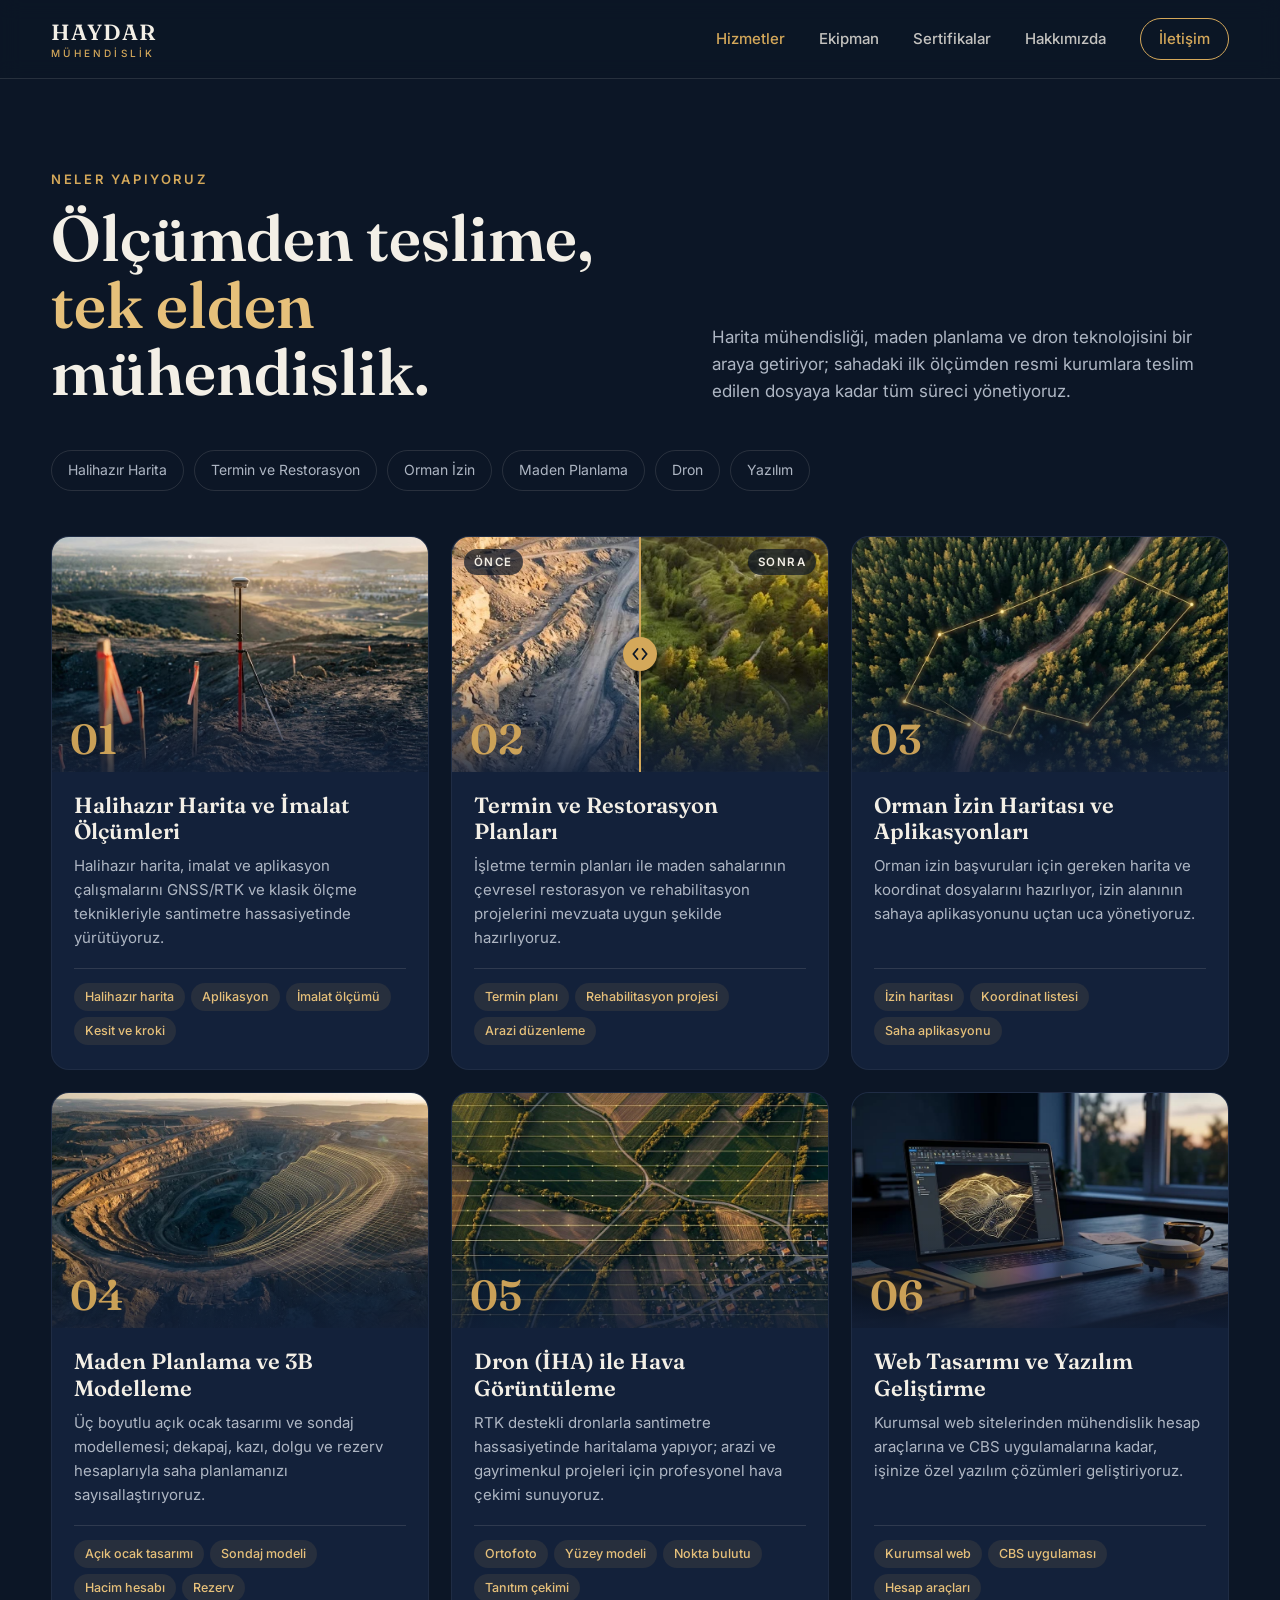
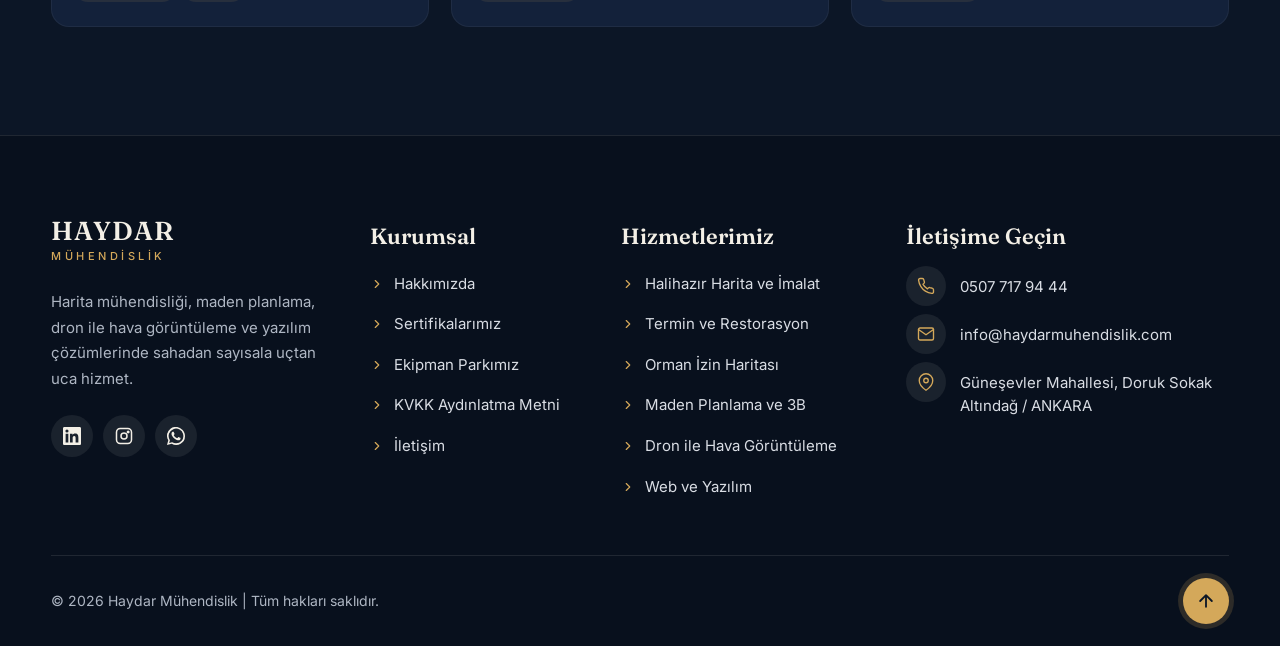
<file: hizmetler.html>
<!doctype html>
<html lang="tr">
<head>
<meta charset="utf-8">
<meta name="viewport" content="width=device-width, initial-scale=1">
<title>Hizmetlerimiz | Haydar Mühendislik</title>
<link rel="canonical" href="https://www.haydarmuhendislik.com/hizmetler.html">
<link rel="icon" href="/favicon.ico" sizes="48x48">
<link rel="icon" href="/favicon.svg" type="image/svg+xml">
<link rel="icon" href="/icon-192.png" type="image/png" sizes="192x192">
<link rel="apple-touch-icon" href="/apple-touch-icon.png">
<meta name="theme-color" content="#0c1626">
<meta property="og:type" content="website">
<meta property="og:site_name" content="Haydar Mühendislik">
<meta property="og:locale" content="tr_TR">
<meta property="og:title" content="Hizmetlerimiz | Haydar Mühendislik">
<meta property="og:description" content="Halihazır harita ve imalat ölçümleri, termin ve restorasyon planları, orman izin haritaları, maden planlama ve 3B modelleme, dron ile hava görüntüleme, web ve yazılım geliştirme.">
<meta property="og:url" content="https://www.haydarmuhendislik.com/hizmetler.html">
<meta property="og:image" content="https://www.haydarmuhendislik.com/og-paylasim.jpg">
<meta name="twitter:card" content="summary_large_image">
<meta name="description" content="Halihazır harita ve imalat ölçümleri, termin ve restorasyon planları, orman izin haritaları, maden planlama ve 3B modelleme, dron ile hava görüntüleme, web ve yazılım geliştirme.">
<link rel="preconnect" href="https://fonts.googleapis.com">
<link rel="preconnect" href="https://fonts.gstatic.com" crossorigin>
<link href="https://fonts.googleapis.com/css2?family=Fraunces:opsz,wght@9..144,500;9..144,600&family=Inter:wght@400;500;600&display=swap" rel="stylesheet">
<style>
:root{
  --bg:#0c1626;
  --bg-2:#0a1220;
  --kart:#13213a;
  --gold:#d4a85a;
  --gold-2:#e6c07a;
  --text:#f3efe6;
  --muted:#aeb6c3;
  --cizgi:rgba(243,239,230,.12);
}
*{box-sizing:border-box}
body{margin:0;background:var(--bg);color:var(--text);font:16px/1.6 Inter,system-ui,sans-serif;-webkit-font-smoothing:antialiased}
a{color:inherit;text-decoration:none}

/* ---------- Üst menü ---------- */
.ust{position:sticky;top:0;z-index:10;display:flex;align-items:center;justify-content:space-between;padding:18px clamp(16px,4vw,56px);background:rgba(12,22,38,.82);backdrop-filter:blur(10px);-webkit-backdrop-filter:blur(10px);border-bottom:1px solid var(--cizgi)}
.logo{font-family:Fraunces,Georgia,serif;font-size:22px;font-weight:600;letter-spacing:.04em;line-height:1.1}
.logo span{display:block;font:500 10px/1 Inter,sans-serif;letter-spacing:.32em;color:var(--gold);margin-top:4px}
.menu{display:flex;align-items:center;gap:34px;font-size:15px;font-weight:500}
.menu a{opacity:.8;transition:opacity .2s}
.menu a:hover,.menu a[aria-current="page"]{opacity:1}
.menu a[aria-current="page"]{color:var(--gold)}
.menu .teklif{border:1px solid var(--gold);color:var(--gold);padding:8px 18px;border-radius:999px;opacity:1;transition:background .2s,color .2s}
.menu .teklif:hover{background:var(--gold);color:var(--bg)}

/* ---------- Sayfa başı ---------- */
.bas{max-width:1280px;margin:0 auto;padding:clamp(56px,10vh,110px) clamp(16px,4vw,56px) clamp(32px,5vh,56px);display:grid;grid-template-columns:1.2fr 1fr;gap:40px;align-items:end}
.ust-baslik{color:var(--gold);font-size:13px;font-weight:600;letter-spacing:.2em;text-transform:uppercase;margin:0 0 14px}
h1{font-family:Fraunces,Georgia,serif;font-weight:600;font-size:clamp(36px,5vw,64px);line-height:1.05;margin:0}
h1 em{font-style:normal;color:var(--gold-2)}
.bas p.aciklama{color:var(--muted);font-size:17px;margin:0}

/* hızlı geçiş etiketleri */
.etiketler{max-width:1280px;margin:0 auto;padding:0 clamp(16px,4vw,56px) clamp(32px,5vh,48px);display:flex;flex-wrap:wrap;gap:10px}
.etiketler a{border:1px solid var(--cizgi);border-radius:999px;padding:8px 16px;font-size:14px;color:var(--muted);transition:border-color .2s,color .2s}
.etiketler a:hover{border-color:var(--gold);color:var(--text)}

/* ---------- Hizmet kartları ---------- */
.izgara{max-width:1280px;margin:0 auto;padding:0 clamp(16px,4vw,56px) clamp(72px,12vh,120px);display:grid;grid-template-columns:repeat(3,1fr);gap:22px}
.hizmet{background:var(--kart);border:1px solid rgba(255,255,255,.05);border-radius:18px;overflow:hidden;display:flex;flex-direction:column;scroll-margin-top:100px;
  opacity:0;transform:translateY(26px);transition:opacity .7s cubic-bezier(.2,.7,.2,1),transform .7s cubic-bezier(.2,.7,.2,1),border-color .3s}
.hizmet.gorundu{opacity:1;transform:none}
.hizmet:hover,.hizmet:target{border-color:rgba(212,168,90,.45)}
.foto{position:relative;aspect-ratio:16/10;overflow:hidden;margin:0}
.foto img{width:100%;height:100%;object-fit:cover;display:block;transition:transform 1.2s cubic-bezier(.2,.7,.2,1)}
.hizmet:hover .foto img{transform:scale(1.06)}
.foto::after{content:"";position:absolute;inset:0;background:linear-gradient(0deg,rgba(19,33,58,.85) 0%,rgba(19,33,58,0) 45%);pointer-events:none}
.no{position:absolute;left:18px;bottom:12px;z-index:1;font-family:Fraunces,Georgia,serif;font-size:42px;font-weight:600;color:var(--gold);line-height:1;opacity:.95}
.govde{padding:20px 22px 24px;display:flex;flex-direction:column;flex:1}
.govde h2{font-family:Fraunces,Georgia,serif;font-weight:600;font-size:22px;line-height:1.2;margin:0 0 10px}
.govde p{color:var(--muted);font-size:15px;margin:0 0 18px}
.ciktilar{list-style:none;margin:auto 0 0;padding:14px 0 0;border-top:1px solid var(--cizgi);display:flex;flex-wrap:wrap;gap:6px}
.ciktilar li{font-size:12.5px;font-weight:500;background:rgba(212,168,90,.1);color:var(--gold-2);border-radius:999px;padding:4px 11px}

/* restorasyon: önce / sonra sürgüsü */
.karsilastir{cursor:ew-resize;touch-action:pan-y}
.karsilastir img{position:absolute;inset:0}
.karsilastir .sonra{clip-path:inset(0 0 0 var(--k,50%))}
.hizmet:hover .karsilastir img{transform:none}
.surgu{position:absolute;top:0;bottom:0;left:var(--k,50%);width:2px;background:var(--gold);z-index:2;transform:translateX(-1px);pointer-events:none}
.surgu::after{content:"";position:absolute;top:50%;left:50%;width:34px;height:34px;margin:-17px 0 0 -17px;border-radius:50%;background:var(--gold);
  background-image:url("data:image/svg+xml,%3Csvg xmlns='http://www.w3.org/2000/svg' viewBox='0 0 24 24' fill='none' stroke='%230c1626' stroke-width='2.2' stroke-linecap='round' stroke-linejoin='round'%3E%3Cpath d='M9 6l-5 6 5 6M15 6l5 6-5 6'/%3E%3C/svg%3E");background-size:20px;background-position:center;background-repeat:no-repeat;box-shadow:0 4px 14px rgba(0,0,0,.4)}
.etiket-once,.etiket-sonra{position:absolute;top:12px;z-index:2;font-size:11.5px;font-weight:600;letter-spacing:.12em;text-transform:uppercase;background:rgba(12,22,38,.7);padding:4px 10px;border-radius:999px;pointer-events:none}
.etiket-once{left:12px}.etiket-sonra{right:12px}
.karsilastir input{position:absolute;inset:0;width:100%;height:100%;opacity:0;cursor:ew-resize;z-index:3;margin:0}
.karsilastir input:focus-visible+.surgu{outline:2px solid var(--text);outline-offset:2px}

/* ---------- Teklif bandı ---------- */
.teklif-bant{background:var(--bg-2);border-top:1px solid var(--cizgi)}
.teklif-ic{max-width:1280px;margin:0 auto;padding:clamp(56px,9vh,96px) clamp(16px,4vw,56px);display:flex;align-items:center;justify-content:space-between;gap:32px;flex-wrap:wrap}
.teklif-ic h2{font-family:Fraunces,Georgia,serif;font-weight:600;font-size:clamp(28px,3.4vw,44px);line-height:1.1;margin:0 0 8px}
.teklif-ic h2 em{font-style:normal;color:var(--gold-2)}
.teklif-ic p{color:var(--muted);margin:0}
.btn{display:inline-flex;align-items:center;gap:10px;padding:15px 28px;border-radius:999px;font-weight:600;font-size:15px;background:var(--gold);color:var(--bg);transition:transform .2s,background .2s}
.btn:hover{transform:translateY(-2px);background:var(--gold-2)}

@media (max-width:1024px){
  .izgara{grid-template-columns:repeat(2,1fr)}
}
@media (max-width:820px){
  .menu a:not(.teklif){display:none}
  .bas{grid-template-columns:1fr;gap:16px}
  .izgara{grid-template-columns:1fr}
  .etiketler{flex-wrap:nowrap;overflow-x:auto;scrollbar-width:none}
  .etiketler::-webkit-scrollbar{display:none}
  .etiketler a{white-space:nowrap}
}
@media (prefers-reduced-motion:reduce){
  .hizmet{opacity:1;transform:none;transition:none}
  .foto img{transition:none}
}

/* ---------- Alt bilgi (footer) ---------- */
.alt-bilgi{background:#08101d;border-top:1px solid rgba(243,239,230,.1);color:#d9dde4}
.ab-ic{max-width:1280px;margin:0 auto;padding-inline:clamp(16px,4vw,56px)}
.ab-sutunlar{display:grid;grid-template-columns:1.2fr .9fr 1.05fr 1.45fr;gap:clamp(28px,4vw,56px);padding-block:clamp(56px,9vh,88px) clamp(40px,6vh,64px)}
.ab-marka .logo{display:inline-block;font-family:Fraunces,Georgia,serif;font-size:26px;font-weight:600;letter-spacing:.04em;line-height:1.1;color:#f3efe6}
.ab-marka .logo span{display:block;font:500 11px/1 Inter,sans-serif;letter-spacing:.32em;color:#d4a85a;margin-top:5px}
.ab-marka p{color:#aeb6c3;font-size:15px;line-height:1.7;margin:22px 0 24px;max-width:34ch}
.ab-sosyal{display:flex;gap:10px}
.ab-sosyal a{width:42px;height:42px;border-radius:50%;background:rgba(243,239,230,.08);display:grid;place-items:center;color:#f3efe6;transition:background .2s,color .2s,transform .2s}
.ab-sosyal a:hover{background:#d4a85a;color:#0c1626;transform:translateY(-2px)}
.ab-sosyal svg{width:18px;height:18px}
.alt-bilgi h2{font-family:Fraunces,Georgia,serif;font-weight:600;font-size:22px;line-height:1.2;color:#f3efe6;margin:6px 0 22px}
.alt-bilgi nav ul,.ab-iletisim{list-style:none;margin:0;padding:0;display:flex;flex-direction:column;gap:14px}
.alt-bilgi nav a{display:inline-flex;align-items:center;gap:10px;font-size:15px;color:#d9dde4;transition:color .2s,transform .2s}
.alt-bilgi nav a svg{width:14px;height:14px;color:#d4a85a;flex:0 0 14px}
.alt-bilgi nav a:hover{color:#e6c07a;transform:translateX(3px)}
.ab-iletisim li{display:flex;gap:14px;align-items:flex-start;font-size:15px;line-height:1.55}
.ab-iletisim a:hover{color:#e6c07a}
.ab-ikon{flex:0 0 40px;height:40px;border-radius:50%;background:rgba(243,239,230,.08);display:grid;place-items:center;color:#d4a85a;margin-top:-6px}
.ab-ikon svg{width:18px;height:18px}
.ab-iletisim li>a,.ab-iletisim li>span:last-child{min-width:0;overflow-wrap:break-word;padding-top:3px}
.ab-alt{display:flex;align-items:center;justify-content:space-between;gap:16px;border-top:1px solid rgba(243,239,230,.1);padding-block:22px}
.ab-alt p{margin:0;font-size:14px;color:#aeb6c3}
.ab-yukari{flex:0 0 46px;width:46px;height:46px;border-radius:50%;background:#d4a85a;color:#0c1626;display:grid;place-items:center;box-shadow:0 0 0 5px rgba(212,168,90,.18);transition:transform .2s,background .2s}
.ab-yukari:hover{transform:translateY(-3px);background:#e6c07a}
.ab-yukari svg{width:20px;height:20px}
.ab-yukari:focus-visible,.alt-bilgi a:focus-visible{outline:2px solid #e6c07a;outline-offset:3px}
@media (max-width:1024px){.ab-sutunlar{grid-template-columns:1fr 1fr}}
@media (max-width:560px){.ab-sutunlar{grid-template-columns:1fr}}

/* ---------- Mobil menü ---------- */
.menu-ac{display:none;width:46px;height:46px;border-radius:50%;border:1px solid rgba(243,239,230,.35);background:rgba(12,22,38,.45);backdrop-filter:blur(6px);-webkit-backdrop-filter:blur(6px);cursor:pointer;place-items:center;align-content:center;gap:5px;padding:0}
.menu-ac span{display:block;width:18px;height:1.8px;border-radius:2px;background:#f3efe6;transition:transform .3s,opacity .2s}
.menu-acik .menu-ac span:nth-child(1){transform:translateY(6.8px) rotate(45deg)}
.menu-acik .menu-ac span:nth-child(2){opacity:0}
.menu-acik .menu-ac span:nth-child(3){transform:translateY(-6.8px) rotate(-45deg)}
.menu-ac:focus-visible{outline:2px solid #e6c07a;outline-offset:3px}
.mobil-menu{position:fixed;inset:0;z-index:9;background:#0c1626;display:flex;flex-direction:column;justify-content:space-between;padding:120px 24px 32px;overflow-y:auto;opacity:0;transition:opacity .3s}
.mobil-menu.acik{opacity:1}
.mobil-menu[hidden]{display:none}
.mm-linkler{list-style:none;margin:0;padding:0;counter-reset:mm}
.mm-linkler li{border-bottom:1px solid rgba(243,239,230,.1);opacity:0;transform:translateY(14px);transition:opacity .45s calc(var(--i) * 60ms + 80ms),transform .45s calc(var(--i) * 60ms + 80ms)}
.mobil-menu.acik .mm-linkler li{opacity:1;transform:none}
.mm-linkler a{display:flex;align-items:baseline;gap:16px;padding:16px 0;font-family:Fraunces,Georgia,serif;font-size:32px;font-weight:600;color:#f3efe6;text-decoration:none}
.mm-linkler a::before{counter-increment:mm;content:counter(mm, decimal-leading-zero);font:600 13px Inter,sans-serif;color:#d4a85a;letter-spacing:.1em}
.mm-linkler a[aria-current="page"]{color:#e6c07a}
.mm-alt{display:flex;flex-direction:column;gap:10px;padding-top:28px;font-size:15px}
.mm-alt a{color:#aeb6c3;text-decoration:none}
.mm-alt a:first-child{color:#d4a85a;font-weight:600;font-size:18px}
html.menu-acik,html.menu-acik body{overflow:hidden}
html.menu-acik .kontrol,html.menu-acik .wa-sabit{visibility:hidden}
@media (max-width:900px){
  .menu{gap:10px}
  .menu a:not(.teklif){display:none}
  .menu-ac{display:grid}
}
@media (prefers-reduced-motion:reduce){
  .mobil-menu,.mm-linkler li,.menu-ac span{transition:none}
}
</style>
</head>
<body>

<header class="ust">
  <a href="index.html" class="logo">HAYDAR<span>MÜHENDİSLİK</span></a>
  <nav class="menu" aria-label="Ana menü">
    <a href="hizmetler.html" aria-current="page">Hizmetler</a>
    <a href="index.html#ekipman">Ekipman</a>
    <a href="sertifikalar.html">Sertifikalar</a>
    <a href="hakkimizda.html">Hakkımızda</a>
    <a href="iletisim.html" class="teklif">İletişim</a>
    <button class="menu-ac" type="button" aria-expanded="false" aria-controls="mobilMenu" aria-label="Menüyü aç"><span></span><span></span><span></span></button>
  </nav>
</header>

<div class="mobil-menu" id="mobilMenu" hidden>
  <nav aria-label="Mobil menü"><ol class="mm-linkler"></ol></nav>
  <div class="mm-alt">
    <a href="tel:+905077179444">0507 717 94 44</a>
    <a href="https://wa.me/905077179444" target="_blank" rel="noopener">WhatsApp</a>
    <a href="mailto:info@haydarmuhendislik.com">info@haydarmuhendislik.com</a>
  </div>
</div>
<script>
// Mobil menü: bağlantılar üstteki menüden kopyalanır, böylece tek yerden yönetilir
(() => {
  const dugme = document.querySelector('.menu-ac');
  const panel = document.getElementById('mobilMenu');
  const liste = panel.querySelector('.mm-linkler');
  document.querySelectorAll('.menu a').forEach((a, i) => {
    const li = document.createElement('li');
    const kopya = a.cloneNode(true);
    kopya.className = '';
    li.style.setProperty('--i', i);
    li.appendChild(kopya);
    liste.appendChild(li);
  });
  const ac = acik => {
    panel.hidden = !acik;
    requestAnimationFrame(() => panel.classList.toggle('acik', acik));
    document.documentElement.classList.toggle('menu-acik', acik);
    dugme.setAttribute('aria-expanded', acik);
    dugme.setAttribute('aria-label', acik ? 'Menüyü kapat' : 'Menüyü aç');
  };
  dugme.addEventListener('click', () => ac(panel.hidden));
  panel.addEventListener('click', e => { if (e.target.closest('a')) ac(false); });
  addEventListener('keydown', e => { if (e.key === 'Escape' && !panel.hidden) { ac(false); dugme.focus(); } });
  matchMedia('(min-width: 901px)').addEventListener('change', e => { if (e.matches) ac(false); });
})();
</script>

<main>
  <section class="bas">
    <div>
      <p class="ust-baslik">Neler yapıyoruz</p>
      <h1>Ölçümden teslime, <em>tek elden</em> mühendislik.</h1>
    </div>
    <p class="aciklama">Harita mühendisliği, maden planlama ve dron teknolojisini bir araya getiriyor; sahadaki ilk ölçümden resmi kurumlara teslim edilen dosyaya kadar tüm süreci yönetiyoruz.</p>
  </section>

  <nav class="etiketler" aria-label="Hizmetlere hızlı geçiş">
    <a href="#halihazir">Halihazır Harita</a>
    <a href="#restorasyon">Termin ve Restorasyon</a>
    <a href="#orman">Orman İzin</a>
    <a href="#maden">Maden Planlama</a>
    <a href="#dron">Dron</a>
    <a href="#yazilim">Yazılım</a>
  </nav>

  <div class="izgara">
    <article class="hizmet" id="halihazir">
      <figure class="foto"><img src="assets/hizmet-halihazir.jpg" alt="Yamaçta GNSS alıcısı ve turuncu bayraklı aplikasyon kazıkları" loading="lazy"><span class="no">01</span></figure>
      <div class="govde">
        <h2>Halihazır Harita ve İmalat Ölçümleri</h2>
        <p>Halihazır harita, imalat ve aplikasyon çalışmalarını GNSS/RTK ve klasik ölçme teknikleriyle santimetre hassasiyetinde yürütüyoruz.</p>
        <ul class="ciktilar"><li>Halihazır harita</li><li>Aplikasyon</li><li>İmalat ölçümü</li><li>Kesit ve kroki</li></ul>
      </div>
    </article>

    <article class="hizmet" id="restorasyon">
      <figure class="foto karsilastir">
        <img src="assets/restorasyon-once.jpg" alt="Restorasyon öncesi: açık ocak basamakları" loading="lazy">
        <img class="sonra" src="assets/restorasyon-sonra.jpg" alt="Restorasyon sonrası: ağaçlandırılmış yamaçlar" loading="lazy">
        <span class="etiket-once">Önce</span><span class="etiket-sonra">Sonra</span>
        <input type="range" min="0" max="100" value="50" aria-label="Restorasyon öncesi ve sonrası karşılaştırma">
        <span class="surgu" aria-hidden="true"></span>
        <span class="no">02</span>
      </figure>
      <div class="govde">
        <h2>Termin ve Restorasyon Planları</h2>
        <p>İşletme termin planları ile maden sahalarının çevresel restorasyon ve rehabilitasyon projelerini mevzuata uygun şekilde hazırlıyoruz.</p>
        <ul class="ciktilar"><li>Termin planı</li><li>Rehabilitasyon projesi</li><li>Arazi düzenleme</li></ul>
      </div>
    </article>

    <article class="hizmet" id="orman">
      <figure class="foto"><img src="assets/hizmet-orman.jpg" alt="Orman içinde altın çizgiyle işaretlenmiş izin parseli" loading="lazy"><span class="no">03</span></figure>
      <div class="govde">
        <h2>Orman İzin Haritası ve Aplikasyonları</h2>
        <p>Orman izin başvuruları için gereken harita ve koordinat dosyalarını hazırlıyor, izin alanının sahaya aplikasyonunu uçtan uca yönetiyoruz.</p>
        <ul class="ciktilar"><li>İzin haritası</li><li>Koordinat listesi</li><li>Saha aplikasyonu</li></ul>
      </div>
    </article>

    <article class="hizmet" id="maden">
      <figure class="foto"><img src="assets/hizmet-maden.jpg" alt="Açık ocak üzerinde planlanan kazının 3B tel kafes modeli" loading="lazy"><span class="no">04</span></figure>
      <div class="govde">
        <h2>Maden Planlama ve 3B Modelleme</h2>
        <p>Üç boyutlu açık ocak tasarımı ve sondaj modellemesi; dekapaj, kazı, dolgu ve rezerv hesaplarıyla saha planlamanızı sayısallaştırıyoruz.</p>
        <ul class="ciktilar"><li>Açık ocak tasarımı</li><li>Sondaj modeli</li><li>Hacim hesabı</li><li>Rezerv</li></ul>
      </div>
    </article>

    <article class="hizmet" id="dron">
      <figure class="foto"><img src="assets/hizmet-dron.jpg" alt="Tarım arazisi üzerinde dron uçuş hatları ve çekim noktaları" loading="lazy"><span class="no">05</span></figure>
      <div class="govde">
        <h2>Dron (İHA) ile Hava Görüntüleme</h2>
        <p>RTK destekli dronlarla santimetre hassasiyetinde haritalama yapıyor; arazi ve gayrimenkul projeleri için profesyonel hava çekimi sunuyoruz.</p>
        <ul class="ciktilar"><li>Ortofoto</li><li>Yüzey modeli</li><li>Nokta bulutu</li><li>Tanıtım çekimi</li></ul>
      </div>
    </article>

    <article class="hizmet" id="yazilim">
      <figure class="foto"><img src="assets/hizmet-yazilim.jpg" alt="Dizüstü ekranında 3B arazi modeli ve masada GNSS alıcısı" loading="lazy"><span class="no">06</span></figure>
      <div class="govde">
        <h2>Web Tasarımı ve Yazılım Geliştirme</h2>
        <p>Kurumsal web sitelerinden mühendislik hesap araçlarına ve CBS uygulamalarına kadar, işinize özel yazılım çözümleri geliştiriyoruz.</p>
        <ul class="ciktilar"><li>Kurumsal web</li><li>CBS uygulaması</li><li>Hesap araçları</li></ul>
      </div>
    </article>
  </div>
</main>

<footer class="alt-bilgi">
  <div class="ab-ic">
    <div class="ab-sutunlar">
      <div class="ab-marka">
        <a href="index.html" class="logo">HAYDAR<span>MÜHENDİSLİK</span></a>
        <p>Harita mühendisliği, maden planlama, dron ile hava görüntüleme ve yazılım çözümlerinde sahadan sayısala uçtan uca hizmet.</p>
        <div class="ab-sosyal">
          <a href="https://www.linkedin.com/company/haydar-m%C3%BChendislik/" target="_blank" rel="noopener" aria-label="LinkedIn"><svg viewBox="0 0 24 24" fill="currentColor" aria-hidden="true"><path d="M20.4 20.5h-3.6v-5.6c0-1.3 0-3-1.8-3s-2.1 1.4-2.1 2.9v5.7H9.3V9h3.4v1.6h.1c.5-.9 1.6-1.8 3.4-1.8 3.6 0 4.3 2.4 4.3 5.5v6.2zM5.3 7.4a2.1 2.1 0 1 1 0-4.2 2.1 2.1 0 0 1 0 4.2zm1.8 13.1H3.5V9h3.6v11.5zM22.2 0H1.8C.8 0 0 .8 0 1.7v20.6c0 .9.8 1.7 1.8 1.7h20.4c1 0 1.8-.8 1.8-1.7V1.7C24 .8 23.2 0 22.2 0z"/></svg></a>
          <a href="https://www.instagram.com/haydarmuhendislik" target="_blank" rel="noopener" aria-label="Instagram"><svg viewBox="0 0 24 24" fill="none" stroke="currentColor" stroke-width="2" stroke-linecap="round" stroke-linejoin="round" aria-hidden="true"><rect x="2" y="2" width="20" height="20" rx="5"/><circle cx="12" cy="12" r="4"/><circle cx="17.5" cy="6.5" r="1" fill="currentColor"/></svg></a>
          <a href="https://wa.me/905077179444" target="_blank" rel="noopener" aria-label="WhatsApp"><svg viewBox="0 0 24 24" fill="currentColor" aria-hidden="true"><path d="M17.5 14.4c-.3-.1-1.8-.9-2-1-.3-.1-.5-.1-.7.1-.2.3-.8 1-.9 1.2-.2.2-.3.2-.6.1-.3-.1-1.3-.5-2.4-1.5-.9-.8-1.5-1.8-1.7-2.1-.2-.3 0-.5.1-.6l.4-.5.3-.5c.1-.2 0-.4 0-.5l-.9-2.2c-.2-.6-.5-.5-.7-.5h-.6c-.2 0-.5.1-.8.4-.3.3-1 1-1 2.5s1.1 2.9 1.2 3.1c.1.2 2.1 3.2 5.1 4.5.7.3 1.3.5 1.7.6.7.2 1.4.2 1.9.1.6-.1 1.8-.7 2-1.4.2-.7.2-1.3.2-1.4-.1-.2-.3-.3-.6-.4zM12 21.8c-1.8 0-3.5-.5-5-1.4l-.4-.2-3.7 1 1-3.6-.2-.4A9.8 9.8 0 1 1 12 21.8zm8.4-18.2A11.8 11.8 0 0 0 1.7 17.8L0 24l6.3-1.7A11.8 11.8 0 0 0 24 12c0-3.1-1.2-6.1-3.5-8.4z"/></svg></a>
        </div>
      </div>
      <nav aria-label="Kurumsal">
        <h2>Kurumsal</h2>
        <ul><li><a href="hakkimizda.html"><svg viewBox="0 0 24 24" fill="none" stroke="currentColor" stroke-width="2" stroke-linecap="round" stroke-linejoin="round" aria-hidden="true"><path d="M9 18l6-6-6-6"/></svg>Hakkımızda</a></li><li><a href="sertifikalar.html"><svg viewBox="0 0 24 24" fill="none" stroke="currentColor" stroke-width="2" stroke-linecap="round" stroke-linejoin="round" aria-hidden="true"><path d="M9 18l6-6-6-6"/></svg>Sertifikalarımız</a></li><li><a href="index.html#ekipman"><svg viewBox="0 0 24 24" fill="none" stroke="currentColor" stroke-width="2" stroke-linecap="round" stroke-linejoin="round" aria-hidden="true"><path d="M9 18l6-6-6-6"/></svg>Ekipman Parkımız</a></li><li><a href="iletisim.html#kvkk"><svg viewBox="0 0 24 24" fill="none" stroke="currentColor" stroke-width="2" stroke-linecap="round" stroke-linejoin="round" aria-hidden="true"><path d="M9 18l6-6-6-6"/></svg>KVKK Aydınlatma Metni</a></li><li><a href="iletisim.html"><svg viewBox="0 0 24 24" fill="none" stroke="currentColor" stroke-width="2" stroke-linecap="round" stroke-linejoin="round" aria-hidden="true"><path d="M9 18l6-6-6-6"/></svg>İletişim</a></li></ul>
      </nav>
      <nav aria-label="Hizmetlerimiz">
        <h2>Hizmetlerimiz</h2>
        <ul><li><a href="hizmetler.html#halihazir"><svg viewBox="0 0 24 24" fill="none" stroke="currentColor" stroke-width="2" stroke-linecap="round" stroke-linejoin="round" aria-hidden="true"><path d="M9 18l6-6-6-6"/></svg>Halihazır Harita ve İmalat</a></li><li><a href="hizmetler.html#restorasyon"><svg viewBox="0 0 24 24" fill="none" stroke="currentColor" stroke-width="2" stroke-linecap="round" stroke-linejoin="round" aria-hidden="true"><path d="M9 18l6-6-6-6"/></svg>Termin ve Restorasyon</a></li><li><a href="hizmetler.html#orman"><svg viewBox="0 0 24 24" fill="none" stroke="currentColor" stroke-width="2" stroke-linecap="round" stroke-linejoin="round" aria-hidden="true"><path d="M9 18l6-6-6-6"/></svg>Orman İzin Haritası</a></li><li><a href="hizmetler.html#maden"><svg viewBox="0 0 24 24" fill="none" stroke="currentColor" stroke-width="2" stroke-linecap="round" stroke-linejoin="round" aria-hidden="true"><path d="M9 18l6-6-6-6"/></svg>Maden Planlama ve 3B</a></li><li><a href="hizmetler.html#dron"><svg viewBox="0 0 24 24" fill="none" stroke="currentColor" stroke-width="2" stroke-linecap="round" stroke-linejoin="round" aria-hidden="true"><path d="M9 18l6-6-6-6"/></svg>Dron ile Hava Görüntüleme</a></li><li><a href="hizmetler.html#yazilim"><svg viewBox="0 0 24 24" fill="none" stroke="currentColor" stroke-width="2" stroke-linecap="round" stroke-linejoin="round" aria-hidden="true"><path d="M9 18l6-6-6-6"/></svg>Web ve Yazılım</a></li></ul>
      </nav>
      <div>
        <h2>İletişime Geçin</h2>
        <ul class="ab-iletisim">
          <li><span class="ab-ikon"><svg viewBox="0 0 24 24" fill="none" stroke="currentColor" stroke-width="1.8" stroke-linecap="round" stroke-linejoin="round" aria-hidden="true"><path d="M22 16.9v3a2 2 0 0 1-2.2 2 19.8 19.8 0 0 1-8.6-3.1 19.5 19.5 0 0 1-6-6A19.8 19.8 0 0 1 2.1 4.2 2 2 0 0 1 4.1 2h3a2 2 0 0 1 2 1.7c.1.9.4 1.8.7 2.7a2 2 0 0 1-.5 2.1L8 9.8a16 16 0 0 0 6 6l1.3-1.3a2 2 0 0 1 2.1-.4c.9.3 1.8.6 2.7.7a2 2 0 0 1 1.7 2z"/></svg></span><a href="tel:+905077179444">0507 717 94 44</a></li>
          <li><span class="ab-ikon"><svg viewBox="0 0 24 24" fill="none" stroke="currentColor" stroke-width="1.8" stroke-linecap="round" stroke-linejoin="round" aria-hidden="true"><rect x="2" y="4" width="20" height="16" rx="2"/><path d="M22 6l-10 7L2 6"/></svg></span><a href="mailto:info@haydarmuhendislik.com">info@haydarmuhendislik.com</a></li>
          <li><span class="ab-ikon"><svg viewBox="0 0 24 24" fill="none" stroke="currentColor" stroke-width="1.8" stroke-linecap="round" stroke-linejoin="round" aria-hidden="true"><path d="M21 10c0 7-9 13-9 13S3 17 3 10a9 9 0 0 1 18 0z"/><circle cx="12" cy="10" r="3"/></svg></span><span>Güneşevler Mahallesi, Doruk Sokak<br>Altındağ / ANKARA</span></li>
        </ul>
      </div>
    </div>
    <div class="ab-alt">
      <p>© <span class="ab-yil">2026</span> Haydar Mühendislik | Tüm hakları saklıdır.</p>
      <a href="#" class="ab-yukari" aria-label="Sayfanın başına dön"><svg viewBox="0 0 24 24" fill="none" stroke="currentColor" stroke-width="2.2" stroke-linecap="round" stroke-linejoin="round" aria-hidden="true"><path d="M12 19V5M5 12l7-7 7 7"/></svg></a>
    </div>
  </div>
</footer>
<script>
// Footer: güncel yıl ve başa dön düğmesi
document.querySelectorAll('.ab-yil').forEach(e => e.textContent = new Date().getFullYear());
document.querySelector('.ab-yukari').addEventListener('click', e => {
  e.preventDefault();
  scrollTo({ top: 0, behavior: matchMedia('(prefers-reduced-motion: reduce)').matches ? 'auto' : 'smooth' });
});
</script>

<script>
// Kartlar ekrana girince sırayla belirsin
const kartIO = new IntersectionObserver(es => es.forEach(e => {
  if (e.isIntersecting) { e.target.classList.add('gorundu'); kartIO.unobserve(e.target); }
}), { threshold: 0.15 });
document.querySelectorAll('.hizmet').forEach((k, i) => { k.style.transitionDelay = (i % 3) * 0.1 + 's'; kartIO.observe(k); });

// Önce / sonra sürgüsü
document.querySelectorAll('.karsilastir').forEach(f => {
  const girdi = f.querySelector('input');
  girdi.addEventListener('input', () => f.style.setProperty('--k', girdi.value + '%'));
});
</script>
</body>
</html>
</file>
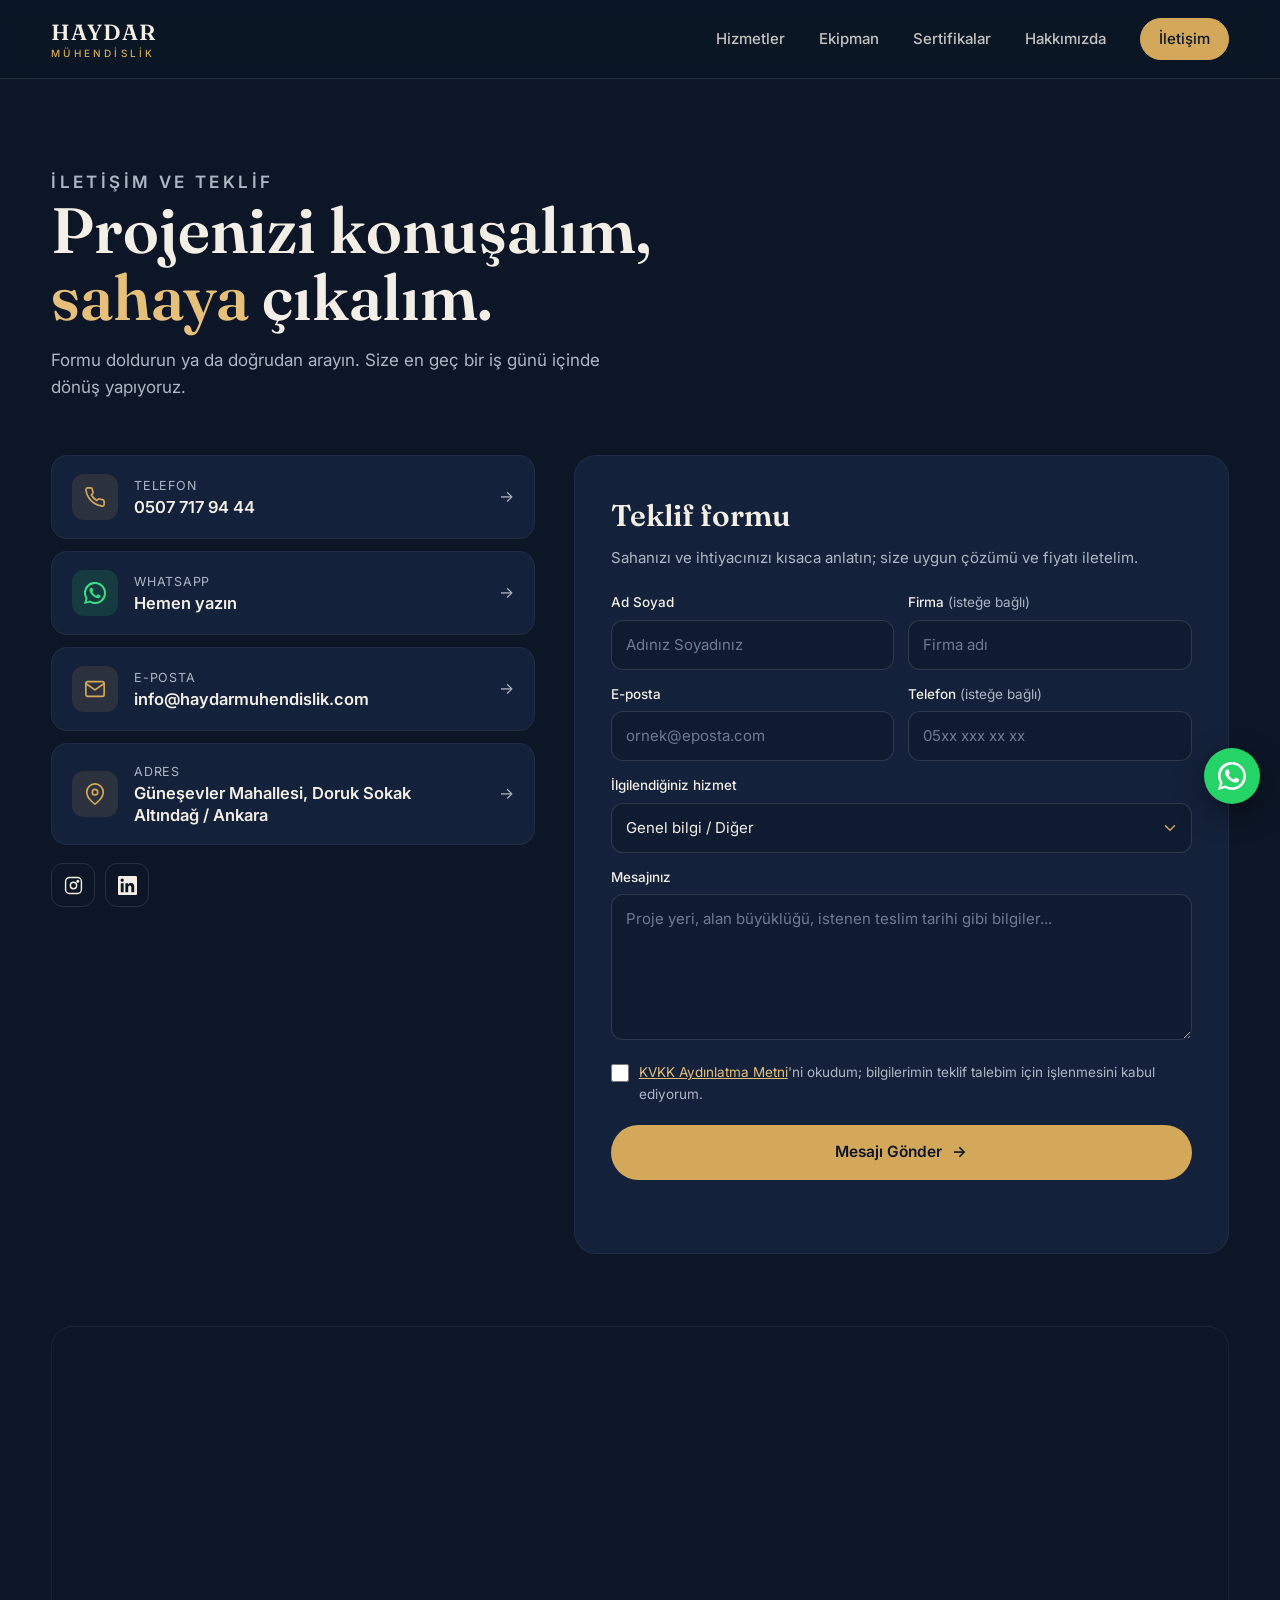
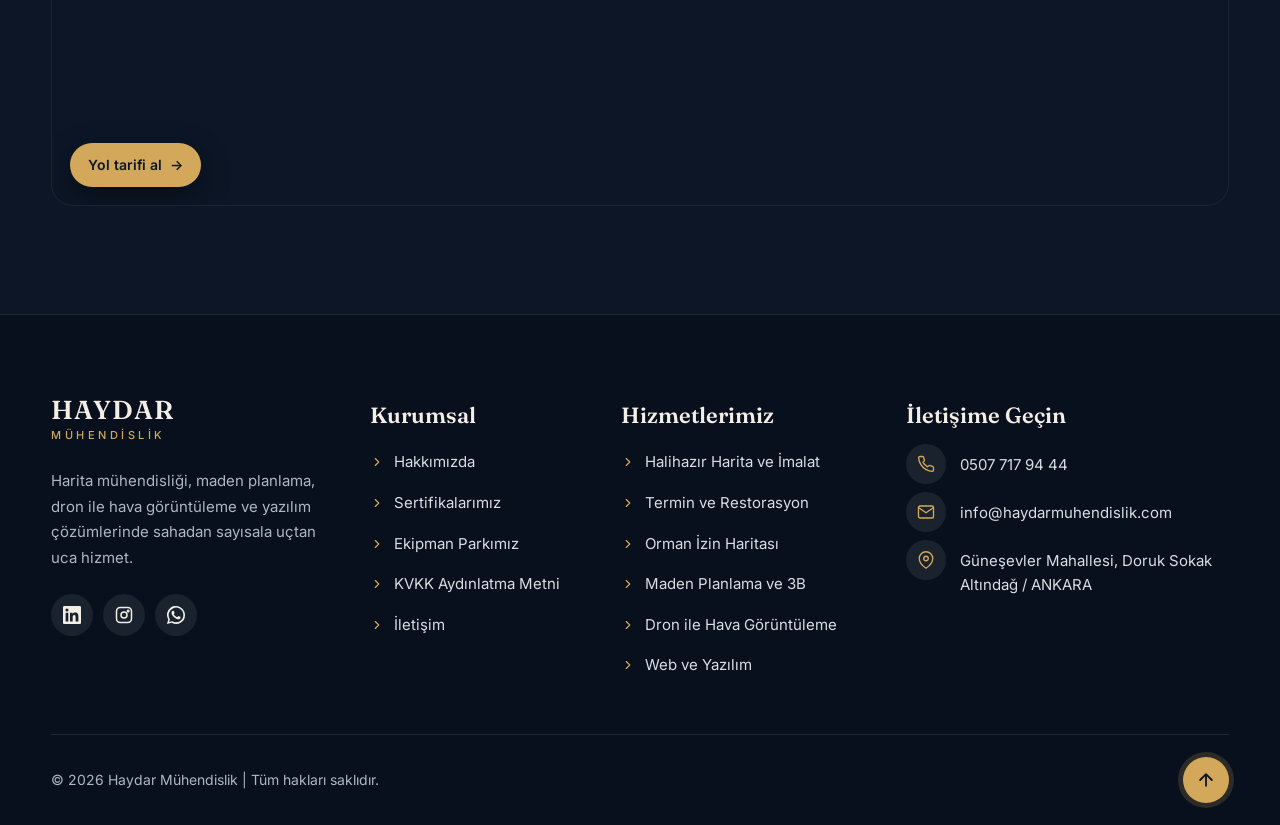
<file: iletisim.html>
<!doctype html>
<html lang="tr">
<head>
<meta charset="utf-8">
<meta name="viewport" content="width=device-width, initial-scale=1">
<title>İletişim ve Teklif | Haydar Mühendislik</title>
<link rel="canonical" href="https://www.haydarmuhendislik.com/iletisim.html">
<link rel="icon" href="/favicon.ico" sizes="48x48">
<link rel="icon" href="/favicon.svg" type="image/svg+xml">
<link rel="icon" href="/icon-192.png" type="image/png" sizes="192x192">
<link rel="apple-touch-icon" href="/apple-touch-icon.png">
<meta name="theme-color" content="#0c1626">
<meta property="og:type" content="website">
<meta property="og:site_name" content="Haydar Mühendislik">
<meta property="og:locale" content="tr_TR">
<meta property="og:title" content="İletişim ve Teklif | Haydar Mühendislik">
<meta property="og:description" content="Haydar Mühendislik ile iletişime geçin: telefon, WhatsApp, e-posta ve teklif formu. Güneşevler Mahallesi, Altındağ / Ankara.">
<meta property="og:url" content="https://www.haydarmuhendislik.com/iletisim.html">
<meta property="og:image" content="https://www.haydarmuhendislik.com/og-paylasim.jpg">
<meta name="twitter:card" content="summary_large_image">
<meta name="description" content="Haydar Mühendislik ile iletişime geçin: telefon, WhatsApp, e-posta ve teklif formu. Güneşevler Mahallesi, Altındağ / Ankara.">
<link rel="preconnect" href="https://fonts.googleapis.com">
<link rel="preconnect" href="https://fonts.gstatic.com" crossorigin>
<link href="https://fonts.googleapis.com/css2?family=Fraunces:opsz,wght@9..144,500;9..144,600&family=Inter:wght@400;500;600&display=swap" rel="stylesheet">
<style>
:root{
  --bg:#0c1626;
  --bg-2:#0a1220;
  --kart:#13213a;
  --alan:#0f1b30;
  --gold:#d4a85a;
  --gold-2:#e6c07a;
  --text:#f3efe6;
  --muted:#aeb6c3;
  --cizgi:rgba(243,239,230,.12);
  --hata:#ff7a6e;
  --basari:#7fd1a0;
}
*{box-sizing:border-box}
body{margin:0;background:var(--bg);color:var(--text);font:16px/1.6 Inter,system-ui,sans-serif;-webkit-font-smoothing:antialiased}
a{color:inherit;text-decoration:none}
button,input,select,textarea{font:inherit;color:inherit}

/* ---------- Üst menü ---------- */
.ust{position:sticky;top:0;z-index:10;display:flex;align-items:center;justify-content:space-between;padding:18px clamp(16px,4vw,56px);background:rgba(12,22,38,.82);backdrop-filter:blur(10px);-webkit-backdrop-filter:blur(10px);border-bottom:1px solid var(--cizgi)}
.logo{font-family:Fraunces,Georgia,serif;font-size:22px;font-weight:600;letter-spacing:.04em;line-height:1.1}
.logo span{display:block;font:500 10px/1 Inter,sans-serif;letter-spacing:.32em;color:var(--gold);margin-top:4px}
.menu{display:flex;align-items:center;gap:34px;font-size:15px;font-weight:500}
.menu a{opacity:.8;transition:opacity .2s}
.menu a:hover{opacity:1}
.menu .teklif{border:1px solid var(--gold);color:var(--gold);padding:8px 18px;border-radius:999px;opacity:1;transition:background .2s,color .2s}
.menu .teklif:hover,.menu .teklif[aria-current="page"]{background:var(--gold);color:var(--bg)}

/* ---------- Sayfa başı ---------- */
.bas{max-width:1280px;margin:0 auto;padding:clamp(56px,10vh,110px) clamp(16px,4vw,56px) clamp(36px,6vh,56px)}
.ust-baslik{color:var(--gold);font-size:13px;font-weight:600;letter-spacing:.2em;text-transform:uppercase;margin:0 0 14px}
h1{font-family:Fraunces,Georgia,serif;font-weight:600;font-size:clamp(36px,5vw,64px);line-height:1.05;margin:0 0 16px;max-width:16ch}
h1 em{font-style:normal;color:var(--gold-2)}
.bas p{color:var(--muted);font-size:17px;margin:0;max-width:560px}

/* ---------- İki sütun ---------- */
.duzen{max-width:1280px;margin:0 auto;padding:0 clamp(16px,4vw,56px) clamp(48px,8vh,80px);display:grid;grid-template-columns:minmax(0,.85fr) minmax(0,1.15fr);gap:clamp(24px,3vw,40px);align-items:start}

/* iletişim kanalları */
.kanallar{display:flex;flex-direction:column;gap:12px}
.kanal{display:flex;gap:16px;align-items:center;background:var(--kart);border:1px solid rgba(255,255,255,.05);border-radius:16px;padding:18px 20px;transition:border-color .25s,transform .25s}
a.kanal:hover{border-color:rgba(212,168,90,.5);transform:translateX(4px)}
.ikon{flex:0 0 46px;height:46px;border-radius:12px;background:rgba(212,168,90,.12);color:var(--gold);display:grid;place-items:center}
.ikon svg{width:22px;height:22px}
.kanal.whatsapp .ikon{background:rgba(37,211,102,.14);color:#3ddc84}
.kanal small{display:block;color:var(--muted);font-size:12.5px;letter-spacing:.06em;text-transform:uppercase}
.kanal strong{display:block;font-weight:600;font-size:16.5px;line-height:1.35;overflow-wrap:anywhere}
.kanal>span:nth-child(2){min-width:0}
.kanal .ok{margin-left:auto;color:var(--muted);transition:color .2s}
a.kanal:hover .ok{color:var(--gold)}
.sosyal{display:flex;gap:10px;margin-top:6px}
.sosyal a{width:44px;height:44px;border-radius:12px;border:1px solid var(--cizgi);display:grid;place-items:center;transition:border-color .2s,color .2s}
.sosyal a:hover{border-color:var(--gold);color:var(--gold)}
.sosyal svg{width:19px;height:19px}

/* ---------- Form ---------- */
.form-kart{background:var(--kart);border:1px solid rgba(255,255,255,.05);border-radius:22px;padding:clamp(22px,3vw,36px);scroll-margin-top:100px}
.form-kart h2{font-family:Fraunces,Georgia,serif;font-weight:600;font-size:clamp(24px,2.4vw,30px);margin:0 0 6px}
.form-kart>p{color:var(--muted);margin:0 0 22px;font-size:15px}
.satir{display:grid;grid-template-columns:1fr 1fr;gap:14px}
.alan{margin-bottom:14px}
.alan label{display:block;font-size:13.5px;font-weight:500;margin-bottom:6px}
.alan label span{color:var(--muted);font-weight:400}
.alan input,.alan select,.alan textarea{width:100%;background:var(--alan);border:1px solid rgba(243,239,230,.14);border-radius:12px;padding:12px 14px;font-size:15px;transition:border-color .2s,box-shadow .2s}
.alan textarea{resize:vertical;min-height:130px}
.alan select{appearance:none;-webkit-appearance:none;background-image:url("data:image/svg+xml,%3Csvg xmlns='http://www.w3.org/2000/svg' viewBox='0 0 24 24' fill='none' stroke='%23d4a85a' stroke-width='2' stroke-linecap='round'%3E%3Cpath d='M6 9l6 6 6-6'/%3E%3C/svg%3E");background-repeat:no-repeat;background-position:right 12px center;background-size:18px;padding-right:40px}
.alan select option{background:var(--kart)}
.alan input::placeholder,.alan textarea::placeholder{color:#6f7b8f}
.alan input:focus,.alan select:focus,.alan textarea:focus{outline:none;border-color:var(--gold);box-shadow:0 0 0 3px rgba(212,168,90,.18)}
.alan input:user-invalid,.alan textarea:user-invalid{border-color:var(--hata)}
.onay{display:flex;gap:10px;align-items:flex-start;font-size:13.5px;color:var(--muted);margin:4px 0 20px}
.onay input{flex:0 0 18px;width:18px;height:18px;margin:2px 0 0;accent-color:var(--gold)}
.onay button{background:none;border:0;padding:0;color:var(--gold-2);text-decoration:underline;cursor:pointer;font-size:inherit}
.gonder{display:inline-flex;align-items:center;justify-content:center;gap:10px;width:100%;padding:15px 28px;border:0;border-radius:999px;font-weight:600;font-size:15.5px;background:var(--gold);color:var(--bg);cursor:pointer;transition:transform .2s,background .2s,opacity .2s}
.gonder:hover{background:var(--gold-2);transform:translateY(-2px)}
.gonder:disabled{opacity:.6;cursor:progress;transform:none}
.durum{margin:14px 0 0;font-size:14.5px;min-height:1.6em}
.durum.basari{color:var(--basari)}
.durum.hata{color:var(--hata)}
.gizli{position:absolute;left:-9999px}

/* ---------- Harita ---------- */
.harita{max-width:1280px;margin:0 auto clamp(72px,12vh,120px);padding:0 clamp(16px,4vw,56px)}
.harita-ic{position:relative;border-radius:22px;overflow:hidden;border:1px solid rgba(255,255,255,.06);height:clamp(320px,38vw,480px)}
.harita iframe{position:absolute;inset:0;width:100%;height:100%;border:0}
.yol-tarifi{position:absolute;left:18px;bottom:18px;display:inline-flex;align-items:center;gap:8px;background:var(--gold);color:var(--bg);font-weight:600;font-size:14px;padding:11px 18px;border-radius:999px;box-shadow:0 10px 30px rgba(0,0,0,.4)}

/* ---------- KVKK penceresi ---------- */
.perde{position:fixed;inset:0;z-index:50;background:rgba(6,11,20,.88);display:none;align-items:center;justify-content:center;padding:20px}
.perde.acik{display:flex}
.kvkk{background:var(--kart);border:1px solid var(--cizgi);border-radius:18px;max-width:640px;max-height:calc(100svh - 40px);overflow:auto;padding:28px;position:relative}
.kvkk h3{font-family:Fraunces,Georgia,serif;font-size:22px;margin:0 0 12px}
.kvkk p,.kvkk li{color:var(--muted);font-size:14.5px}
.kvkk .kapat{position:absolute;top:14px;right:14px;width:38px;height:38px;border-radius:50%;border:1px solid var(--cizgi);background:none;cursor:pointer;font-size:20px}

/* ---------- Sabit WhatsApp düğmesi ---------- */
.wa-sabit{position:fixed;right:20px;bottom:96px;z-index:20;width:56px;height:56px;border-radius:50%;background:#25d366;color:#fff;display:grid;place-items:center;box-shadow:0 10px 30px rgba(0,0,0,.4);transition:transform .2s}
.wa-sabit:hover{transform:scale(1.08)}
.wa-sabit svg{width:28px;height:28px}

@media (max-width:900px){
  .menu a:not(.teklif){display:none}
  .duzen{grid-template-columns:1fr}
  .form-kart{order:-1}
}
@media (max-width:520px){
  .satir{grid-template-columns:1fr;gap:0}
}

/* ---------- Alt bilgi (footer) ---------- */
.alt-bilgi{background:#08101d;border-top:1px solid rgba(243,239,230,.1);color:#d9dde4}
.ab-ic{max-width:1280px;margin:0 auto;padding-inline:clamp(16px,4vw,56px)}
.ab-sutunlar{display:grid;grid-template-columns:1.2fr .9fr 1.05fr 1.45fr;gap:clamp(28px,4vw,56px);padding-block:clamp(56px,9vh,88px) clamp(40px,6vh,64px)}
.ab-marka .logo{display:inline-block;font-family:Fraunces,Georgia,serif;font-size:26px;font-weight:600;letter-spacing:.04em;line-height:1.1;color:#f3efe6}
.ab-marka .logo span{display:block;font:500 11px/1 Inter,sans-serif;letter-spacing:.32em;color:#d4a85a;margin-top:5px}
.ab-marka p{color:#aeb6c3;font-size:15px;line-height:1.7;margin:22px 0 24px;max-width:34ch}
.ab-sosyal{display:flex;gap:10px}
.ab-sosyal a{width:42px;height:42px;border-radius:50%;background:rgba(243,239,230,.08);display:grid;place-items:center;color:#f3efe6;transition:background .2s,color .2s,transform .2s}
.ab-sosyal a:hover{background:#d4a85a;color:#0c1626;transform:translateY(-2px)}
.ab-sosyal svg{width:18px;height:18px}
.alt-bilgi h2{font-family:Fraunces,Georgia,serif;font-weight:600;font-size:22px;line-height:1.2;color:#f3efe6;margin:6px 0 22px}
.alt-bilgi nav ul,.ab-iletisim{list-style:none;margin:0;padding:0;display:flex;flex-direction:column;gap:14px}
.alt-bilgi nav a{display:inline-flex;align-items:center;gap:10px;font-size:15px;color:#d9dde4;transition:color .2s,transform .2s}
.alt-bilgi nav a svg{width:14px;height:14px;color:#d4a85a;flex:0 0 14px}
.alt-bilgi nav a:hover{color:#e6c07a;transform:translateX(3px)}
.ab-iletisim li{display:flex;gap:14px;align-items:flex-start;font-size:15px;line-height:1.55}
.ab-iletisim a:hover{color:#e6c07a}
.ab-ikon{flex:0 0 40px;height:40px;border-radius:50%;background:rgba(243,239,230,.08);display:grid;place-items:center;color:#d4a85a;margin-top:-6px}
.ab-ikon svg{width:18px;height:18px}
.ab-iletisim li>a,.ab-iletisim li>span:last-child{min-width:0;overflow-wrap:break-word;padding-top:3px}
.ab-alt{display:flex;align-items:center;justify-content:space-between;gap:16px;border-top:1px solid rgba(243,239,230,.1);padding-block:22px}
.ab-alt p{margin:0;font-size:14px;color:#aeb6c3}
.ab-yukari{flex:0 0 46px;width:46px;height:46px;border-radius:50%;background:#d4a85a;color:#0c1626;display:grid;place-items:center;box-shadow:0 0 0 5px rgba(212,168,90,.18);transition:transform .2s,background .2s}
.ab-yukari:hover{transform:translateY(-3px);background:#e6c07a}
.ab-yukari svg{width:20px;height:20px}
.ab-yukari:focus-visible,.alt-bilgi a:focus-visible{outline:2px solid #e6c07a;outline-offset:3px}
@media (max-width:1024px){.ab-sutunlar{grid-template-columns:1fr 1fr}}
@media (max-width:560px){.ab-sutunlar{grid-template-columns:1fr}}

/* ---------- Mobil menü ---------- */
.menu-ac{display:none;width:46px;height:46px;border-radius:50%;border:1px solid rgba(243,239,230,.35);background:rgba(12,22,38,.45);backdrop-filter:blur(6px);-webkit-backdrop-filter:blur(6px);cursor:pointer;place-items:center;align-content:center;gap:5px;padding:0}
.menu-ac span{display:block;width:18px;height:1.8px;border-radius:2px;background:#f3efe6;transition:transform .3s,opacity .2s}
.menu-acik .menu-ac span:nth-child(1){transform:translateY(6.8px) rotate(45deg)}
.menu-acik .menu-ac span:nth-child(2){opacity:0}
.menu-acik .menu-ac span:nth-child(3){transform:translateY(-6.8px) rotate(-45deg)}
.menu-ac:focus-visible{outline:2px solid #e6c07a;outline-offset:3px}
.mobil-menu{position:fixed;inset:0;z-index:9;background:#0c1626;display:flex;flex-direction:column;justify-content:space-between;padding:120px 24px 32px;overflow-y:auto;opacity:0;transition:opacity .3s}
.mobil-menu.acik{opacity:1}
.mobil-menu[hidden]{display:none}
.mm-linkler{list-style:none;margin:0;padding:0;counter-reset:mm}
.mm-linkler li{border-bottom:1px solid rgba(243,239,230,.1);opacity:0;transform:translateY(14px);transition:opacity .45s calc(var(--i) * 60ms + 80ms),transform .45s calc(var(--i) * 60ms + 80ms)}
.mobil-menu.acik .mm-linkler li{opacity:1;transform:none}
.mm-linkler a{display:flex;align-items:baseline;gap:16px;padding:16px 0;font-family:Fraunces,Georgia,serif;font-size:32px;font-weight:600;color:#f3efe6;text-decoration:none}
.mm-linkler a::before{counter-increment:mm;content:counter(mm, decimal-leading-zero);font:600 13px Inter,sans-serif;color:#d4a85a;letter-spacing:.1em}
.mm-linkler a[aria-current="page"]{color:#e6c07a}
.mm-alt{display:flex;flex-direction:column;gap:10px;padding-top:28px;font-size:15px}
.mm-alt a{color:#aeb6c3;text-decoration:none}
.mm-alt a:first-child{color:#d4a85a;font-weight:600;font-size:18px}
html.menu-acik,html.menu-acik body{overflow:hidden}
html.menu-acik .kontrol,html.menu-acik .wa-sabit{visibility:hidden}
@media (max-width:900px){
  .menu{gap:10px}
  .menu a:not(.teklif){display:none}
  .menu-ac{display:grid}
}
@media (prefers-reduced-motion:reduce){
  .mobil-menu,.mm-linkler li,.menu-ac span{transition:none}
}
</style>
</head>
<body>

<header class="ust">
  <a href="index.html" class="logo">HAYDAR<span>MÜHENDİSLİK</span></a>
  <nav class="menu" aria-label="Ana menü">
    <a href="hizmetler.html">Hizmetler</a>
    <a href="index.html#ekipman">Ekipman</a>
    <a href="sertifikalar.html">Sertifikalar</a>
    <a href="hakkimizda.html">Hakkımızda</a>
    <a href="iletisim.html" class="teklif" aria-current="page">İletişim</a>
    <button class="menu-ac" type="button" aria-expanded="false" aria-controls="mobilMenu" aria-label="Menüyü aç"><span></span><span></span><span></span></button>
  </nav>
</header>

<div class="mobil-menu" id="mobilMenu" hidden>
  <nav aria-label="Mobil menü"><ol class="mm-linkler"></ol></nav>
  <div class="mm-alt">
    <a href="tel:+905077179444">0507 717 94 44</a>
    <a href="https://wa.me/905077179444" target="_blank" rel="noopener">WhatsApp</a>
    <a href="mailto:info@haydarmuhendislik.com">info@haydarmuhendislik.com</a>
  </div>
</div>
<script>
// Mobil menü: bağlantılar üstteki menüden kopyalanır, böylece tek yerden yönetilir
(() => {
  const dugme = document.querySelector('.menu-ac');
  const panel = document.getElementById('mobilMenu');
  const liste = panel.querySelector('.mm-linkler');
  document.querySelectorAll('.menu a').forEach((a, i) => {
    const li = document.createElement('li');
    const kopya = a.cloneNode(true);
    kopya.className = '';
    li.style.setProperty('--i', i);
    li.appendChild(kopya);
    liste.appendChild(li);
  });
  const ac = acik => {
    panel.hidden = !acik;
    requestAnimationFrame(() => panel.classList.toggle('acik', acik));
    document.documentElement.classList.toggle('menu-acik', acik);
    dugme.setAttribute('aria-expanded', acik);
    dugme.setAttribute('aria-label', acik ? 'Menüyü kapat' : 'Menüyü aç');
  };
  dugme.addEventListener('click', () => ac(panel.hidden));
  panel.addEventListener('click', e => { if (e.target.closest('a')) ac(false); });
  addEventListener('keydown', e => { if (e.key === 'Escape' && !panel.hidden) { ac(false); dugme.focus(); } });
  matchMedia('(min-width: 901px)').addEventListener('change', e => { if (e.matches) ac(false); });
})();
</script>

<main>
  <section class="bas">
    <p class="ust-baslik">İletişim ve Teklif</p>
    <h1>Projenizi konuşalım, <em>sahaya</em> çıkalım.</h1>
    <p>Formu doldurun ya da doğrudan arayın. Size en geç bir iş günü içinde dönüş yapıyoruz.</p>
  </section>

  <div class="duzen">
    <!-- İletişim kanalları -->
    <div class="kanallar">
      <a class="kanal" href="tel:+905077179444">
        <span class="ikon"><svg viewBox="0 0 24 24" fill="none" stroke="currentColor" stroke-width="1.8" stroke-linecap="round" stroke-linejoin="round" aria-hidden="true"><path d="M22 16.9v3a2 2 0 0 1-2.2 2 19.8 19.8 0 0 1-8.6-3.1 19.5 19.5 0 0 1-6-6A19.8 19.8 0 0 1 2.1 4.2 2 2 0 0 1 4.1 2h3a2 2 0 0 1 2 1.7c.1.9.4 1.8.7 2.7a2 2 0 0 1-.5 2.1L8 9.8a16 16 0 0 0 6 6l1.3-1.3a2 2 0 0 1 2.1-.4c.9.3 1.8.6 2.7.7a2 2 0 0 1 1.7 2z"/></svg></span>
        <span><small>Telefon</small><strong>0507 717 94 44</strong></span>
        <span class="ok" aria-hidden="true">→</span>
      </a>
      <a class="kanal whatsapp" href="https://wa.me/905077179444?text=Merhaba%2C%20web%20siteniz%20%C3%BCzerinden%20ula%C5%9F%C4%B1yorum." target="_blank" rel="noopener">
        <span class="ikon"><svg viewBox="0 0 24 24" fill="currentColor" aria-hidden="true"><path d="M17.5 14.4c-.3-.1-1.8-.9-2-1-.3-.1-.5-.1-.7.1-.2.3-.8 1-.9 1.2-.2.2-.3.2-.6.1-.3-.1-1.3-.5-2.4-1.5-.9-.8-1.5-1.8-1.7-2.1-.2-.3 0-.5.1-.6l.4-.5.3-.5c.1-.2 0-.4 0-.5l-.9-2.2c-.2-.6-.5-.5-.7-.5h-.6c-.2 0-.5.1-.8.4-.3.3-1 1-1 2.5s1.1 2.9 1.2 3.1c.1.2 2.1 3.2 5.1 4.5.7.3 1.3.5 1.7.6.7.2 1.4.2 1.9.1.6-.1 1.8-.7 2-1.4.2-.7.2-1.3.2-1.4-.1-.2-.3-.3-.6-.4zM12 21.8c-1.8 0-3.5-.5-5-1.4l-.4-.2-3.7 1 1-3.6-.2-.4A9.8 9.8 0 1 1 12 21.8zm8.4-18.2A11.8 11.8 0 0 0 1.7 17.8L0 24l6.3-1.7A11.8 11.8 0 0 0 24 12c0-3.1-1.2-6.1-3.5-8.4z"/></svg></span>
        <span><small>WhatsApp</small><strong>Hemen yazın</strong></span>
        <span class="ok" aria-hidden="true">→</span>
      </a>
      <a class="kanal" href="mailto:info@haydarmuhendislik.com">
        <span class="ikon"><svg viewBox="0 0 24 24" fill="none" stroke="currentColor" stroke-width="1.8" stroke-linecap="round" stroke-linejoin="round" aria-hidden="true"><rect x="2" y="4" width="20" height="16" rx="2"/><path d="M22 6l-10 7L2 6"/></svg></span>
        <span><small>E-posta</small><strong>info@haydarmuhendislik.com</strong></span>
        <span class="ok" aria-hidden="true">→</span>
      </a>
      <a class="kanal" href="https://www.google.com/maps/dir/?api=1&destination=G%C3%BCne%C5%9Fevler+Mahallesi+Doruk+Sokak+Alt%C4%B1nda%C4%9F+Ankara" target="_blank" rel="noopener">
        <span class="ikon"><svg viewBox="0 0 24 24" fill="none" stroke="currentColor" stroke-width="1.8" stroke-linecap="round" stroke-linejoin="round" aria-hidden="true"><path d="M21 10c0 7-9 13-9 13S3 17 3 10a9 9 0 0 1 18 0z"/><circle cx="12" cy="10" r="3"/></svg></span>
        <span><small>Adres</small><strong>Güneşevler Mahallesi, Doruk Sokak<br>Altındağ / Ankara</strong></span>
        <span class="ok" aria-hidden="true">→</span>
      </a>
      <div class="sosyal">
        <a href="https://www.instagram.com/haydarmuhendislik" target="_blank" rel="noopener" aria-label="Instagram"><svg viewBox="0 0 24 24" fill="none" stroke="currentColor" stroke-width="1.8" stroke-linecap="round" stroke-linejoin="round" aria-hidden="true"><rect x="2" y="2" width="20" height="20" rx="5"/><circle cx="12" cy="12" r="4"/><circle cx="17.5" cy="6.5" r="1" fill="currentColor"/></svg></a>
        <a href="https://www.linkedin.com/company/haydar-m%C3%BChendislik/" target="_blank" rel="noopener" aria-label="LinkedIn"><svg viewBox="0 0 24 24" fill="currentColor" aria-hidden="true"><path d="M20.4 20.5h-3.6v-5.6c0-1.3 0-3-1.8-3s-2.1 1.4-2.1 2.9v5.7H9.3V9h3.4v1.6h.1c.5-.9 1.6-1.8 3.4-1.8 3.6 0 4.3 2.4 4.3 5.5v6.2zM5.3 7.4a2.1 2.1 0 1 1 0-4.2 2.1 2.1 0 0 1 0 4.2zm1.8 13.1H3.5V9h3.6v11.5zM22.2 0H1.8C.8 0 0 .8 0 1.7v20.6c0 .9.8 1.7 1.8 1.7h20.4c1 0 1.8-.8 1.8-1.7V1.7C24 .8 23.2 0 22.2 0z"/></svg></a>
      </div>
    </div>

    <!-- Teklif formu: Web3Forms ile info@ adresine iletilir -->
    <section class="form-kart" id="form" aria-labelledby="form-baslik">
      <h2 id="form-baslik">Teklif formu</h2>
      <p>Sahanızı ve ihtiyacınızı kısaca anlatın; size uygun çözümü ve fiyatı iletelim.</p>
      <form id="teklifFormu" action="https://api.web3forms.com/submit" method="POST" novalidate>
        <input type="hidden" name="access_key" value="99b1f411-9f1c-4e40-8427-ab6715b53917">
        <input type="hidden" name="subject" value="Web Sitesi Teklif Formu - Yeni Mesaj">
        <input type="hidden" name="from_name" value="haydarmuhendislik.com">
        <!-- Spam botlarını engellemek için görünmez alan -->
        <input type="checkbox" name="botcheck" class="gizli" tabindex="-1" autocomplete="off" aria-hidden="true">

        <div class="satir">
          <div class="alan">
            <label for="ad">Ad Soyad</label>
            <input id="ad" name="name" type="text" autocomplete="name" placeholder="Adınız Soyadınız" required>
          </div>
          <div class="alan">
            <label for="firma">Firma <span>(isteğe bağlı)</span></label>
            <input id="firma" name="firma" type="text" autocomplete="organization" placeholder="Firma adı">
          </div>
        </div>
        <div class="satir">
          <div class="alan">
            <label for="eposta">E-posta</label>
            <input id="eposta" name="email" type="email" autocomplete="email" placeholder="ornek@eposta.com" required>
          </div>
          <div class="alan">
            <label for="telefon">Telefon <span>(isteğe bağlı)</span></label>
            <input id="telefon" name="telefon" type="tel" autocomplete="tel" placeholder="05xx xxx xx xx">
          </div>
        </div>
        <div class="alan">
          <label for="hizmet">İlgilendiğiniz hizmet</label>
          <select id="hizmet" name="hizmet">
            <option value="Genel bilgi">Genel bilgi / Diğer</option>
            <option value="Halihazır harita ve imalat ölçümleri">Halihazır harita ve imalat ölçümleri</option>
            <option value="Termin ve restorasyon planları">Termin ve restorasyon planları</option>
            <option value="Orman izin haritası ve aplikasyonları">Orman izin haritası ve aplikasyonları</option>
            <option value="Maden planlama ve 3B modelleme">Maden planlama ve 3B modelleme</option>
            <option value="Dron ile hava görüntüleme">Dron ile hava görüntüleme</option>
            <option value="Web tasarımı ve yazılım">Web tasarımı ve yazılım</option>
          </select>
        </div>
        <div class="alan">
          <label for="mesaj">Mesajınız</label>
          <textarea id="mesaj" name="message" rows="5" placeholder="Proje yeri, alan büyüklüğü, istenen teslim tarihi gibi bilgiler..." required></textarea>
        </div>
        <label class="onay">
          <input type="checkbox" id="kvkkOnay" required>
          <span><button type="button" id="kvkkAc">KVKK Aydınlatma Metni</button>'ni okudum; bilgilerimin teklif talebim için işlenmesini kabul ediyorum.</span>
        </label>
        <button type="submit" class="gonder">Mesajı Gönder <span aria-hidden="true">→</span></button>
        <p class="durum" id="durum" role="status" aria-live="polite"></p>
      </form>
    </section>
  </div>

  <section class="harita" aria-label="Konum haritası">
    <div class="harita-ic">
      <iframe src="https://www.google.com/maps?q=G%C3%BCne%C5%9Fevler+Mahallesi+Doruk+Sokak+Alt%C4%B1nda%C4%9F+Ankara&output=embed" title="Haydar Mühendislik konum haritası" loading="lazy" referrerpolicy="no-referrer-when-downgrade"></iframe>
      <a class="yol-tarifi" href="https://www.google.com/maps/dir/?api=1&destination=G%C3%BCne%C5%9Fevler+Mahallesi+Doruk+Sokak+Alt%C4%B1nda%C4%9F+Ankara" target="_blank" rel="noopener">Yol tarifi al <span aria-hidden="true">→</span></a>
    </div>
  </section>
</main>

<footer class="alt-bilgi">
  <div class="ab-ic">
    <div class="ab-sutunlar">
      <div class="ab-marka">
        <a href="index.html" class="logo">HAYDAR<span>MÜHENDİSLİK</span></a>
        <p>Harita mühendisliği, maden planlama, dron ile hava görüntüleme ve yazılım çözümlerinde sahadan sayısala uçtan uca hizmet.</p>
        <div class="ab-sosyal">
          <a href="https://www.linkedin.com/company/haydar-m%C3%BChendislik/" target="_blank" rel="noopener" aria-label="LinkedIn"><svg viewBox="0 0 24 24" fill="currentColor" aria-hidden="true"><path d="M20.4 20.5h-3.6v-5.6c0-1.3 0-3-1.8-3s-2.1 1.4-2.1 2.9v5.7H9.3V9h3.4v1.6h.1c.5-.9 1.6-1.8 3.4-1.8 3.6 0 4.3 2.4 4.3 5.5v6.2zM5.3 7.4a2.1 2.1 0 1 1 0-4.2 2.1 2.1 0 0 1 0 4.2zm1.8 13.1H3.5V9h3.6v11.5zM22.2 0H1.8C.8 0 0 .8 0 1.7v20.6c0 .9.8 1.7 1.8 1.7h20.4c1 0 1.8-.8 1.8-1.7V1.7C24 .8 23.2 0 22.2 0z"/></svg></a>
          <a href="https://www.instagram.com/haydarmuhendislik" target="_blank" rel="noopener" aria-label="Instagram"><svg viewBox="0 0 24 24" fill="none" stroke="currentColor" stroke-width="2" stroke-linecap="round" stroke-linejoin="round" aria-hidden="true"><rect x="2" y="2" width="20" height="20" rx="5"/><circle cx="12" cy="12" r="4"/><circle cx="17.5" cy="6.5" r="1" fill="currentColor"/></svg></a>
          <a href="https://wa.me/905077179444" target="_blank" rel="noopener" aria-label="WhatsApp"><svg viewBox="0 0 24 24" fill="currentColor" aria-hidden="true"><path d="M17.5 14.4c-.3-.1-1.8-.9-2-1-.3-.1-.5-.1-.7.1-.2.3-.8 1-.9 1.2-.2.2-.3.2-.6.1-.3-.1-1.3-.5-2.4-1.5-.9-.8-1.5-1.8-1.7-2.1-.2-.3 0-.5.1-.6l.4-.5.3-.5c.1-.2 0-.4 0-.5l-.9-2.2c-.2-.6-.5-.5-.7-.5h-.6c-.2 0-.5.1-.8.4-.3.3-1 1-1 2.5s1.1 2.9 1.2 3.1c.1.2 2.1 3.2 5.1 4.5.7.3 1.3.5 1.7.6.7.2 1.4.2 1.9.1.6-.1 1.8-.7 2-1.4.2-.7.2-1.3.2-1.4-.1-.2-.3-.3-.6-.4zM12 21.8c-1.8 0-3.5-.5-5-1.4l-.4-.2-3.7 1 1-3.6-.2-.4A9.8 9.8 0 1 1 12 21.8zm8.4-18.2A11.8 11.8 0 0 0 1.7 17.8L0 24l6.3-1.7A11.8 11.8 0 0 0 24 12c0-3.1-1.2-6.1-3.5-8.4z"/></svg></a>
        </div>
      </div>
      <nav aria-label="Kurumsal">
        <h2>Kurumsal</h2>
        <ul><li><a href="hakkimizda.html"><svg viewBox="0 0 24 24" fill="none" stroke="currentColor" stroke-width="2" stroke-linecap="round" stroke-linejoin="round" aria-hidden="true"><path d="M9 18l6-6-6-6"/></svg>Hakkımızda</a></li><li><a href="sertifikalar.html"><svg viewBox="0 0 24 24" fill="none" stroke="currentColor" stroke-width="2" stroke-linecap="round" stroke-linejoin="round" aria-hidden="true"><path d="M9 18l6-6-6-6"/></svg>Sertifikalarımız</a></li><li><a href="index.html#ekipman"><svg viewBox="0 0 24 24" fill="none" stroke="currentColor" stroke-width="2" stroke-linecap="round" stroke-linejoin="round" aria-hidden="true"><path d="M9 18l6-6-6-6"/></svg>Ekipman Parkımız</a></li><li><a href="iletisim.html#kvkk"><svg viewBox="0 0 24 24" fill="none" stroke="currentColor" stroke-width="2" stroke-linecap="round" stroke-linejoin="round" aria-hidden="true"><path d="M9 18l6-6-6-6"/></svg>KVKK Aydınlatma Metni</a></li><li><a href="iletisim.html"><svg viewBox="0 0 24 24" fill="none" stroke="currentColor" stroke-width="2" stroke-linecap="round" stroke-linejoin="round" aria-hidden="true"><path d="M9 18l6-6-6-6"/></svg>İletişim</a></li></ul>
      </nav>
      <nav aria-label="Hizmetlerimiz">
        <h2>Hizmetlerimiz</h2>
        <ul><li><a href="hizmetler.html#halihazir"><svg viewBox="0 0 24 24" fill="none" stroke="currentColor" stroke-width="2" stroke-linecap="round" stroke-linejoin="round" aria-hidden="true"><path d="M9 18l6-6-6-6"/></svg>Halihazır Harita ve İmalat</a></li><li><a href="hizmetler.html#restorasyon"><svg viewBox="0 0 24 24" fill="none" stroke="currentColor" stroke-width="2" stroke-linecap="round" stroke-linejoin="round" aria-hidden="true"><path d="M9 18l6-6-6-6"/></svg>Termin ve Restorasyon</a></li><li><a href="hizmetler.html#orman"><svg viewBox="0 0 24 24" fill="none" stroke="currentColor" stroke-width="2" stroke-linecap="round" stroke-linejoin="round" aria-hidden="true"><path d="M9 18l6-6-6-6"/></svg>Orman İzin Haritası</a></li><li><a href="hizmetler.html#maden"><svg viewBox="0 0 24 24" fill="none" stroke="currentColor" stroke-width="2" stroke-linecap="round" stroke-linejoin="round" aria-hidden="true"><path d="M9 18l6-6-6-6"/></svg>Maden Planlama ve 3B</a></li><li><a href="hizmetler.html#dron"><svg viewBox="0 0 24 24" fill="none" stroke="currentColor" stroke-width="2" stroke-linecap="round" stroke-linejoin="round" aria-hidden="true"><path d="M9 18l6-6-6-6"/></svg>Dron ile Hava Görüntüleme</a></li><li><a href="hizmetler.html#yazilim"><svg viewBox="0 0 24 24" fill="none" stroke="currentColor" stroke-width="2" stroke-linecap="round" stroke-linejoin="round" aria-hidden="true"><path d="M9 18l6-6-6-6"/></svg>Web ve Yazılım</a></li></ul>
      </nav>
      <div>
        <h2>İletişime Geçin</h2>
        <ul class="ab-iletisim">
          <li><span class="ab-ikon"><svg viewBox="0 0 24 24" fill="none" stroke="currentColor" stroke-width="1.8" stroke-linecap="round" stroke-linejoin="round" aria-hidden="true"><path d="M22 16.9v3a2 2 0 0 1-2.2 2 19.8 19.8 0 0 1-8.6-3.1 19.5 19.5 0 0 1-6-6A19.8 19.8 0 0 1 2.1 4.2 2 2 0 0 1 4.1 2h3a2 2 0 0 1 2 1.7c.1.9.4 1.8.7 2.7a2 2 0 0 1-.5 2.1L8 9.8a16 16 0 0 0 6 6l1.3-1.3a2 2 0 0 1 2.1-.4c.9.3 1.8.6 2.7.7a2 2 0 0 1 1.7 2z"/></svg></span><a href="tel:+905077179444">0507 717 94 44</a></li>
          <li><span class="ab-ikon"><svg viewBox="0 0 24 24" fill="none" stroke="currentColor" stroke-width="1.8" stroke-linecap="round" stroke-linejoin="round" aria-hidden="true"><rect x="2" y="4" width="20" height="16" rx="2"/><path d="M22 6l-10 7L2 6"/></svg></span><a href="mailto:info@haydarmuhendislik.com">info@haydarmuhendislik.com</a></li>
          <li><span class="ab-ikon"><svg viewBox="0 0 24 24" fill="none" stroke="currentColor" stroke-width="1.8" stroke-linecap="round" stroke-linejoin="round" aria-hidden="true"><path d="M21 10c0 7-9 13-9 13S3 17 3 10a9 9 0 0 1 18 0z"/><circle cx="12" cy="10" r="3"/></svg></span><span>Güneşevler Mahallesi, Doruk Sokak<br>Altındağ / ANKARA</span></li>
        </ul>
      </div>
    </div>
    <div class="ab-alt">
      <p>© <span class="ab-yil">2026</span> Haydar Mühendislik | Tüm hakları saklıdır.</p>
      <a href="#" class="ab-yukari" aria-label="Sayfanın başına dön"><svg viewBox="0 0 24 24" fill="none" stroke="currentColor" stroke-width="2.2" stroke-linecap="round" stroke-linejoin="round" aria-hidden="true"><path d="M12 19V5M5 12l7-7 7 7"/></svg></a>
    </div>
  </div>
</footer>
<script>
// Footer: güncel yıl ve başa dön düğmesi
document.querySelectorAll('.ab-yil').forEach(e => e.textContent = new Date().getFullYear());
document.querySelector('.ab-yukari').addEventListener('click', e => {
  e.preventDefault();
  scrollTo({ top: 0, behavior: matchMedia('(prefers-reduced-motion: reduce)').matches ? 'auto' : 'smooth' });
});
</script>

<!-- KVKK aydınlatma metni (taslak: yayından önce hukuki kontrol önerilir) -->
<div class="perde" id="kvkkPerde" role="dialog" aria-modal="true" aria-labelledby="kvkk-baslik">
  <div class="kvkk">
    <button class="kapat" type="button" aria-label="Kapat">×</button>
    <h3 id="kvkk-baslik">KVKK Aydınlatma Metni</h3>
    <p>6698 sayılı Kişisel Verilerin Korunması Kanunu kapsamında veri sorumlusu sıfatıyla Haydar Mühendislik olarak, iletişim formu aracılığıyla paylaştığınız kişisel verilerinizi aşağıdaki çerçevede işliyoruz.</p>
    <ul>
      <li><b>İşlenen veriler:</b> ad soyad, firma adı, e-posta adresi, telefon numarası ve mesaj içeriği.</li>
      <li><b>Amaç:</b> teklif ve bilgi taleplerinize yanıt vermek, sizinle iletişime geçmek.</li>
      <li><b>Hukuki sebep:</b> açık rızanız ve bir sözleşmenin kurulması için gerekli olması (KVKK m. 5).</li>
      <li><b>Aktarım:</b> form iletileri e-posta altyapısı sağlayıcımız (Web3Forms) aracılığıyla şirket e-posta adresimize iletilir; verileriniz bunun dışında üçüncü kişilerle paylaşılmaz.</li>
      <li><b>Saklama süresi:</b> talebiniz sonuçlandıktan sonra ilgili mevzuatta öngörülen süre boyunca saklanır, ardından silinir.</li>
    </ul>
    <p>KVKK m. 11 kapsamındaki haklarınızı kullanmak için <a href="mailto:info@haydarmuhendislik.com" style="color:var(--gold-2)">info@haydarmuhendislik.com</a> adresine başvurabilirsiniz.</p>
  </div>
</div>

<a class="wa-sabit" href="https://wa.me/905077179444?text=Merhaba%2C%20web%20siteniz%20%C3%BCzerinden%20ula%C5%9F%C4%B1yorum." target="_blank" rel="noopener" aria-label="WhatsApp ile yazın">
  <svg viewBox="0 0 24 24" fill="currentColor" aria-hidden="true"><path d="M17.5 14.4c-.3-.1-1.8-.9-2-1-.3-.1-.5-.1-.7.1-.2.3-.8 1-.9 1.2-.2.2-.3.2-.6.1-.3-.1-1.3-.5-2.4-1.5-.9-.8-1.5-1.8-1.7-2.1-.2-.3 0-.5.1-.6l.4-.5.3-.5c.1-.2 0-.4 0-.5l-.9-2.2c-.2-.6-.5-.5-.7-.5h-.6c-.2 0-.5.1-.8.4-.3.3-1 1-1 2.5s1.1 2.9 1.2 3.1c.1.2 2.1 3.2 5.1 4.5.7.3 1.3.5 1.7.6.7.2 1.4.2 1.9.1.6-.1 1.8-.7 2-1.4.2-.7.2-1.3.2-1.4-.1-.2-.3-.3-.6-.4zM12 21.8c-1.8 0-3.5-.5-5-1.4l-.4-.2-3.7 1 1-3.6-.2-.4A9.8 9.8 0 1 1 12 21.8zm8.4-18.2A11.8 11.8 0 0 0 1.7 17.8L0 24l6.3-1.7A11.8 11.8 0 0 0 24 12c0-3.1-1.2-6.1-3.5-8.4z"/></svg>
</a>

<script>
// ---------- Adresteki ?hizmet= parametresiyle seçimi doldur ----------
const istenen = new URLSearchParams(location.search).get('hizmet');
if (istenen) {
  const sec = document.getElementById('hizmet');
  const o = [...sec.options].find(o => o.value.toLowerCase().startsWith(istenen.toLowerCase()));
  if (o) sec.value = o.value;
}

// ---------- KVKK penceresi ----------
const perde = document.getElementById('kvkkPerde');
const kvkkAc = document.getElementById('kvkkAc');
const kapat = () => { perde.classList.remove('acik'); kvkkAc.focus(); };
kvkkAc.addEventListener('click', () => { perde.classList.add('acik'); perde.querySelector('.kapat').focus(); });
perde.addEventListener('click', e => { if (e.target === perde || e.target.closest('.kapat')) kapat(); });
addEventListener('keydown', e => { if (e.key === 'Escape' && perde.classList.contains('acik')) kapat(); });
if (location.hash === '#kvkk') { perde.classList.add('acik'); perde.querySelector('.kapat').focus(); }
addEventListener('hashchange', () => { if (location.hash === '#kvkk') kvkkAc.click(); });

// ---------- Form: Web3Forms ile doğrudan e-postaya gönderim ----------
const form = document.getElementById('teklifFormu');
const durum = document.getElementById('durum');
const gonder = form.querySelector('.gonder');

form.addEventListener('submit', e => {
  e.preventDefault();
  durum.className = 'durum'; durum.textContent = '';

  if (!form.checkValidity()) {
    const ilkHata = form.querySelector(':invalid');
    durum.classList.add('hata');
    durum.textContent = ilkHata.id === 'kvkkOnay'
      ? 'Devam etmek için KVKK Aydınlatma Metni\'ni onaylayın.'
      : 'Lütfen zorunlu alanları doğru doldurun.';
    ilkHata.focus();
    return;
  }

  const veri = new FormData(form);
  veri.set('subject', 'Teklif Talebi: ' + veri.get('hizmet') + ' - ' + veri.get('name'));
  const eskiYazi = gonder.innerHTML;
  gonder.disabled = true; gonder.textContent = 'Gönderiliyor...';

  fetch(form.action, { method: 'POST', headers: { Accept: 'application/json' }, body: veri })
    .then(r => r.json())
    .then(sonuc => {
      if (!sonuc.success) throw new Error(sonuc.message || 'Gönderim başarısız oldu.');
      form.reset();
      durum.classList.add('basari');
      durum.textContent = 'Mesajınız gönderildi. En kısa sürede size dönüş yapacağız.';
    })
    .catch(() => {
      durum.classList.add('hata');
      durum.textContent = 'Mesaj gönderilemedi. Lütfen tekrar deneyin ya da info@haydarmuhendislik.com adresine yazın.';
    })
    .finally(() => { gonder.disabled = false; gonder.innerHTML = eskiYazi; });
});
</script>
</body>
</html>
</file>
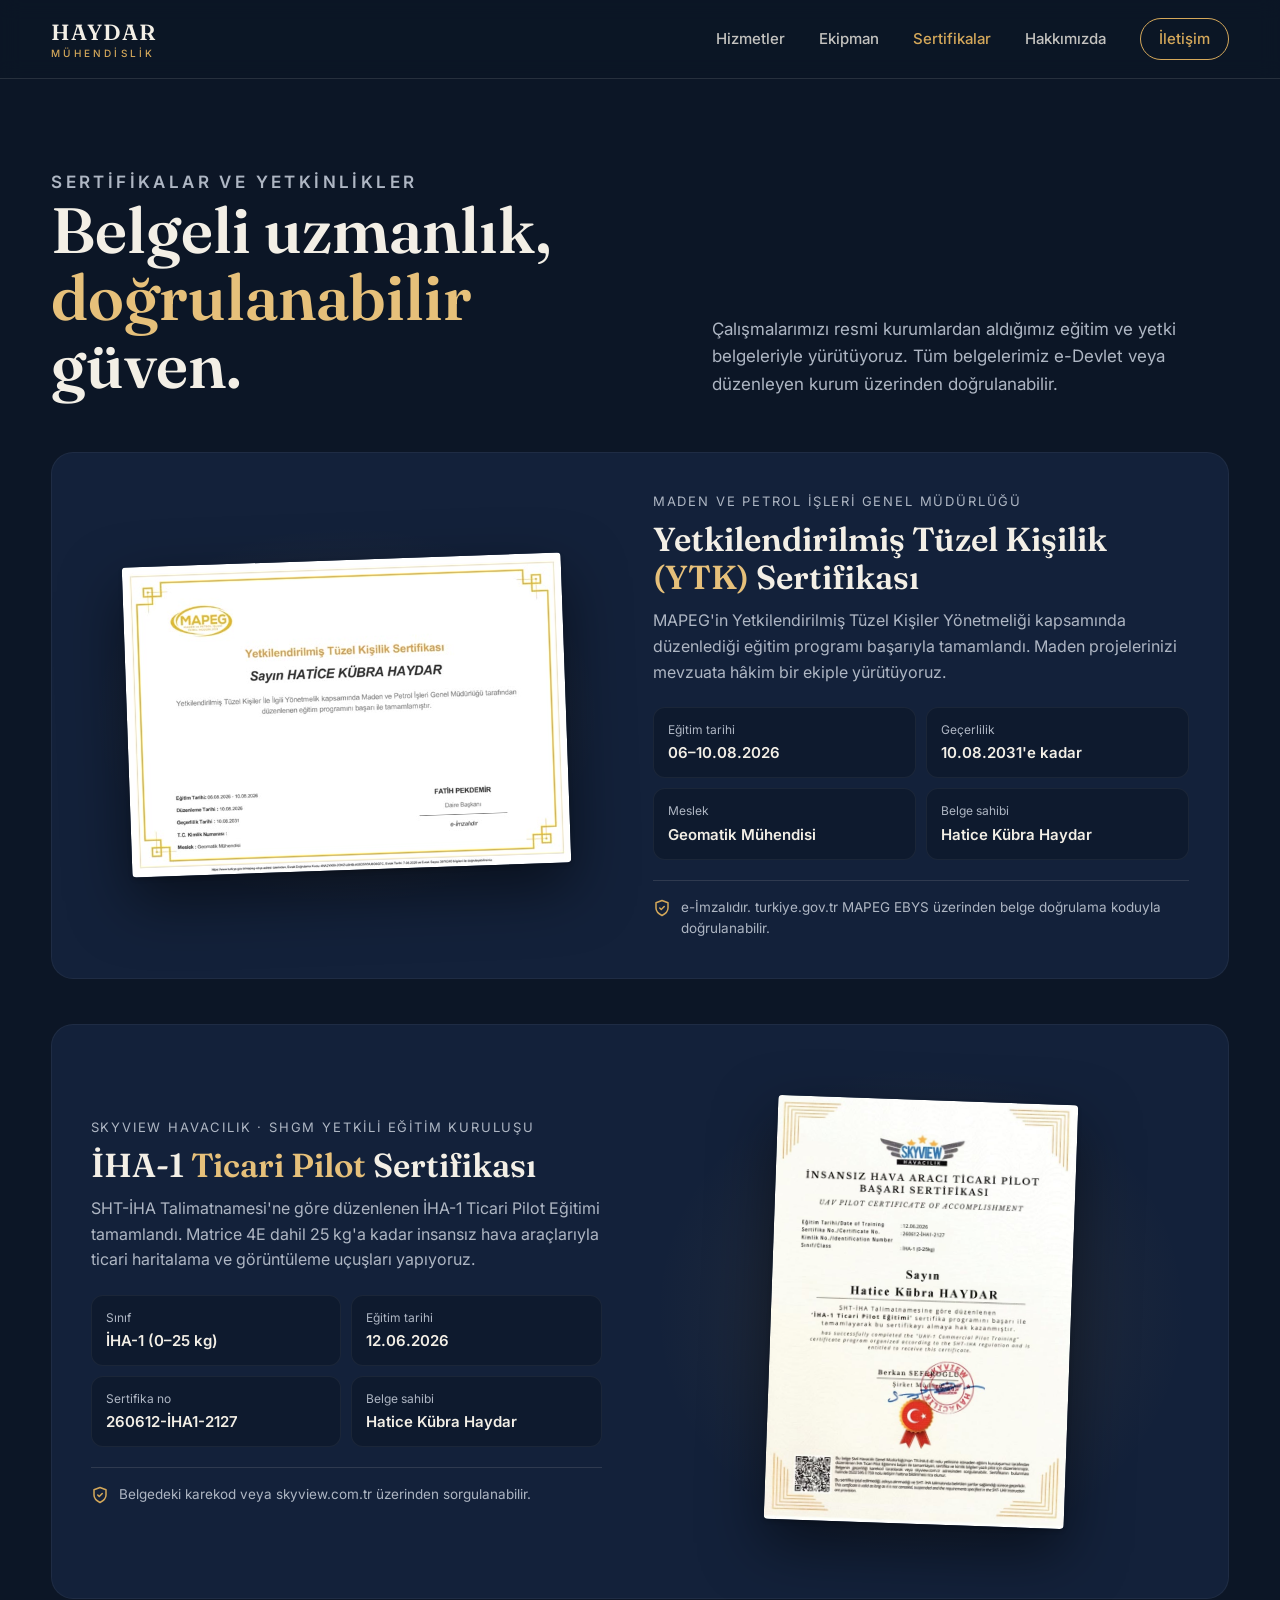
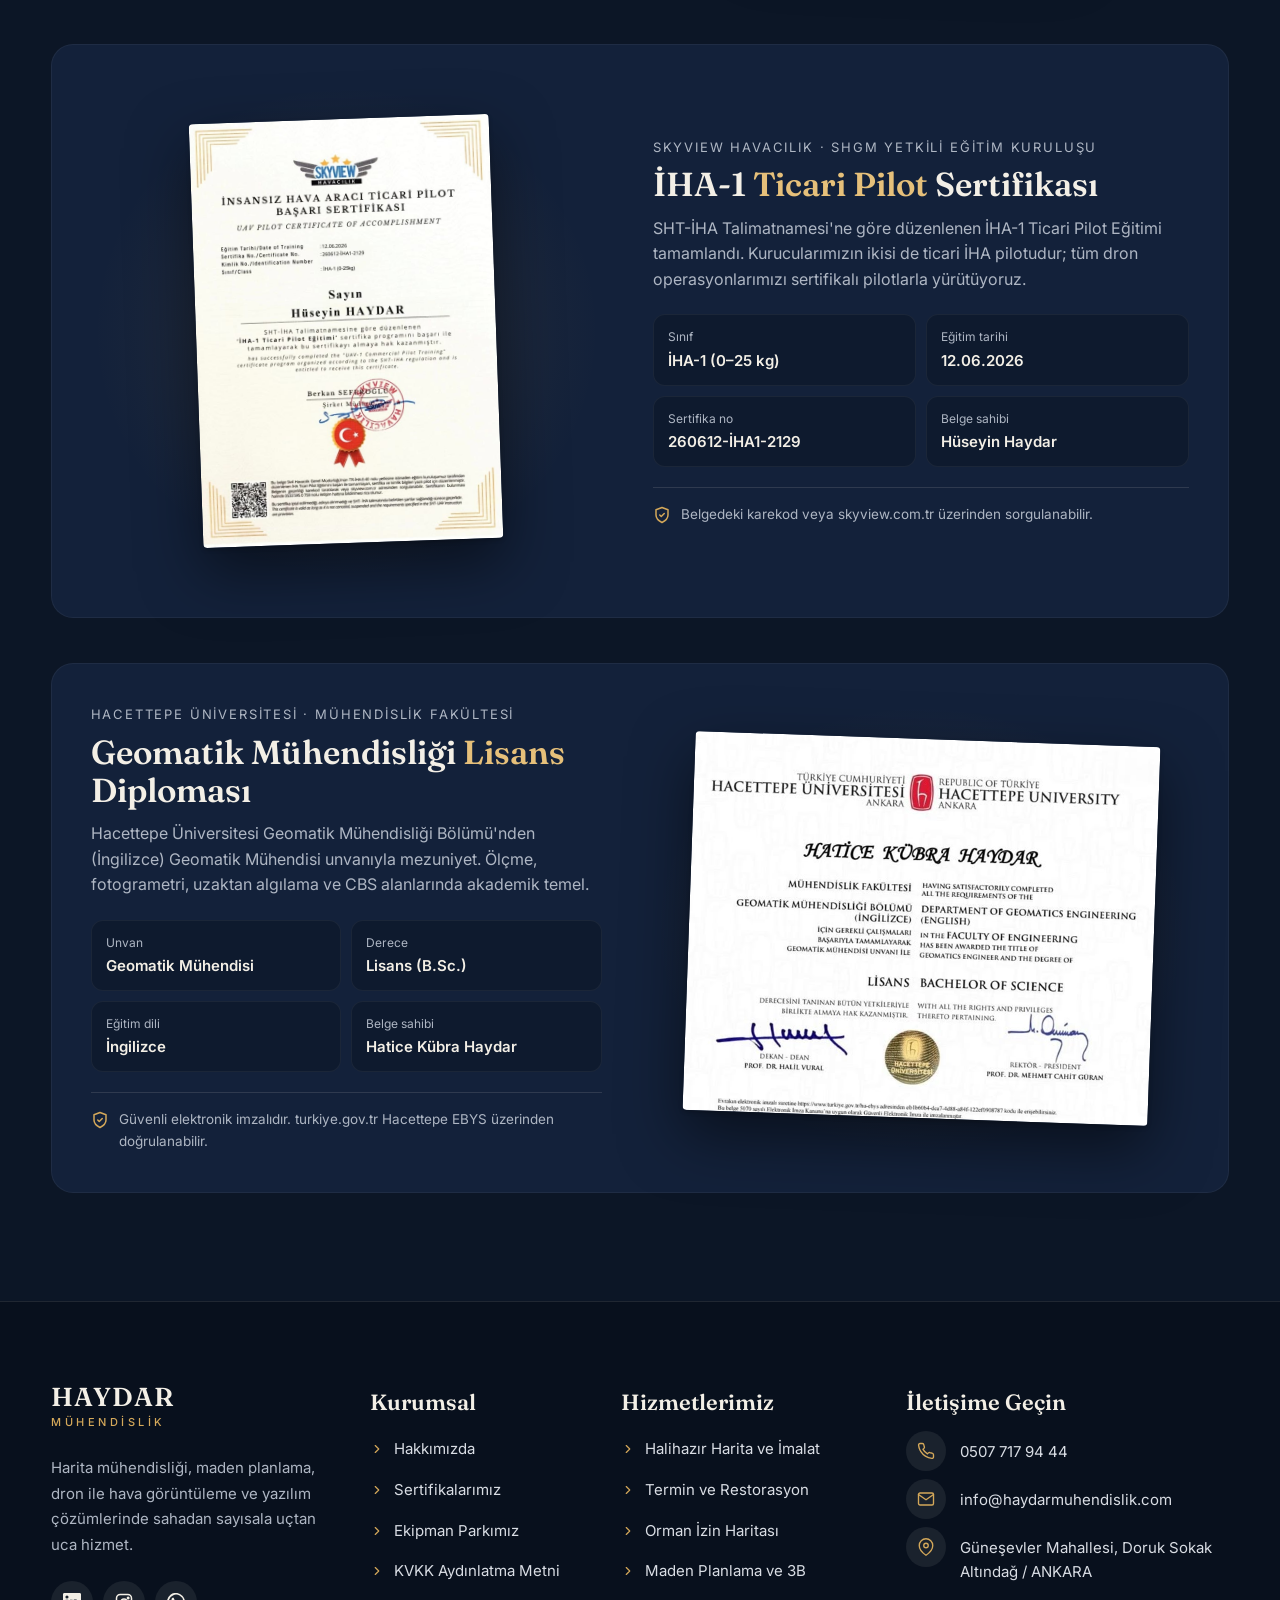
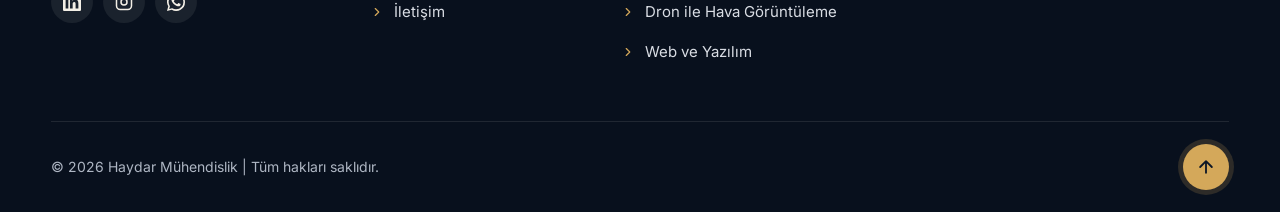
<file: sertifikalar.html>
<!doctype html>
<html lang="tr">
<head>
<meta charset="utf-8">
<meta name="viewport" content="width=device-width, initial-scale=1">
<title>Sertifikalar ve Yetkinlikler | Haydar Mühendislik</title>
<link rel="canonical" href="https://www.haydarmuhendislik.com/sertifikalar.html">
<link rel="icon" href="/favicon.ico" sizes="48x48">
<link rel="icon" href="/favicon.svg" type="image/svg+xml">
<link rel="icon" href="/icon-192.png" type="image/png" sizes="192x192">
<link rel="apple-touch-icon" href="/apple-touch-icon.png">
<meta name="theme-color" content="#0c1626">
<meta property="og:type" content="website">
<meta property="og:site_name" content="Haydar Mühendislik">
<meta property="og:locale" content="tr_TR">
<meta property="og:title" content="Sertifikalar ve Yetkinlikler | Haydar Mühendislik">
<meta property="og:description" content="Haydar Mühendislik belgeleri: MAPEG Yetkilendirilmiş Tüzel Kişilik sertifikası, İHA-1 ticari pilot sertifikası ve Hacettepe Üniversitesi Geomatik Mühendisliği diploması.">
<meta property="og:url" content="https://www.haydarmuhendislik.com/sertifikalar.html">
<meta property="og:image" content="https://www.haydarmuhendislik.com/og-paylasim.jpg">
<meta name="twitter:card" content="summary_large_image">
<meta name="description" content="Haydar Mühendislik belgeleri: MAPEG Yetkilendirilmiş Tüzel Kişilik sertifikası, İHA-1 ticari pilot sertifikası ve Hacettepe Üniversitesi Geomatik Mühendisliği diploması.">
<link rel="preconnect" href="https://fonts.googleapis.com">
<link rel="preconnect" href="https://fonts.gstatic.com" crossorigin>
<link href="https://fonts.googleapis.com/css2?family=Fraunces:opsz,wght@9..144,500;9..144,600&family=Inter:wght@400;500;600&display=swap" rel="stylesheet">
<style>
:root{
  --bg:#0c1626;
  --bg-2:#0a1220;
  --kart:#13213a;
  --gold:#d4a85a;
  --gold-2:#e6c07a;
  --text:#f3efe6;
  --muted:#aeb6c3;
  --cizgi:rgba(243,239,230,.12);
}
*{box-sizing:border-box}
body{margin:0;background:var(--bg);color:var(--text);font:16px/1.6 Inter,system-ui,sans-serif;-webkit-font-smoothing:antialiased}
a{color:inherit;text-decoration:none}
button{font:inherit;color:inherit}

/* ---------- Üst menü ---------- */
.ust{position:sticky;top:0;z-index:10;display:flex;align-items:center;justify-content:space-between;padding:18px clamp(16px,4vw,56px);background:rgba(12,22,38,.82);backdrop-filter:blur(10px);-webkit-backdrop-filter:blur(10px);border-bottom:1px solid var(--cizgi)}
.logo{font-family:Fraunces,Georgia,serif;font-size:22px;font-weight:600;letter-spacing:.04em;line-height:1.1}
.logo span{display:block;font:500 10px/1 Inter,sans-serif;letter-spacing:.32em;color:var(--gold);margin-top:4px}
.menu{display:flex;align-items:center;gap:34px;font-size:15px;font-weight:500}
.menu a{opacity:.8;transition:opacity .2s}
.menu a:hover,.menu a[aria-current="page"]{opacity:1}
.menu a[aria-current="page"]{color:var(--gold)}
.menu .teklif{border:1px solid var(--gold);color:var(--gold);padding:8px 18px;border-radius:999px;opacity:1;transition:background .2s,color .2s}
.menu .teklif:hover{background:var(--gold);color:var(--bg)}

/* ---------- Sayfa başı ---------- */
.bas{max-width:1280px;margin:0 auto;padding:clamp(56px,10vh,110px) clamp(16px,4vw,56px) clamp(40px,6vh,64px);display:grid;grid-template-columns:1.2fr 1fr;gap:40px;align-items:end}
.ust-baslik{color:var(--gold);font-size:13px;font-weight:600;letter-spacing:.2em;text-transform:uppercase;margin:0 0 14px}
h1{font-family:Fraunces,Georgia,serif;font-weight:600;font-size:clamp(36px,5vw,64px);line-height:1.05;margin:0}
h1 em{font-style:normal;color:var(--gold-2)}
.bas p{color:var(--muted);font-size:17px;margin:0}

/* ---------- Belgeler ---------- */
.belgeler{max-width:1280px;margin:0 auto;padding:0 clamp(16px,4vw,56px) clamp(72px,12vh,120px);display:flex;flex-direction:column;gap:clamp(28px,5vh,48px)}
.belge{scroll-margin-top:100px;display:grid;grid-template-columns:minmax(0,1fr) minmax(0,1.05fr);gap:clamp(28px,4vw,64px);align-items:center;background:var(--kart);border:1px solid rgba(255,255,255,.05);border-radius:22px;padding:clamp(20px,3vw,40px);
  opacity:0;transform:translateY(26px);transition:opacity .7s cubic-bezier(.2,.7,.2,1),transform .7s cubic-bezier(.2,.7,.2,1)}
.belge.gorundu{opacity:1;transform:none}
.belge:nth-child(even) .kagit-alan{order:2}

/* belge görseli: kâğıt gibi, hafif eğik; üstüne gelince düzelir */
.kagit-alan{display:grid;place-items:center;min-height:300px;background:radial-gradient(ellipse at center,rgba(212,168,90,.12),transparent 70%);border-radius:16px;padding:clamp(16px,3vw,36px)}
.kagit{border:0;padding:0;background:none;cursor:zoom-in;display:block;width:100%;max-width:520px;transform:rotate(-2deg);transition:transform .5s cubic-bezier(.2,.7,.2,1)}
.belge:nth-child(even) .kagit{transform:rotate(2deg)}
.kagit.dikey{max-width:300px}
.kagit img{width:100%;height:auto;display:block;border-radius:4px;box-shadow:0 2px 4px rgba(0,0,0,.2),0 24px 60px rgba(0,0,0,.5)}
.belge:hover .kagit,.kagit:focus-visible{transform:rotate(0) scale(1.03)}
.kagit:focus-visible{outline:2px solid var(--gold);outline-offset:6px}
.buyut{display:block;margin-top:14px;font-size:13px;color:var(--muted);text-align:center}

.veren{color:var(--muted);font-size:13px;letter-spacing:.14em;text-transform:uppercase;margin:0 0 8px}
.belge h2{font-family:Fraunces,Georgia,serif;font-weight:600;font-size:clamp(26px,2.6vw,34px);line-height:1.15;margin:0 0 12px}
.belge h2 em{font-style:normal;color:var(--gold-2)}
.belge p.ne{color:var(--muted);margin:0 0 22px}
.bilgiler{display:grid;grid-template-columns:1fr 1fr;gap:10px;margin:0 0 20px}
.bilgiler div{background:rgba(12,22,38,.55);border:1px solid rgba(255,255,255,.05);border-radius:12px;padding:12px 14px}
.bilgiler dt{font-size:12px;color:var(--muted);margin:0 0 2px}
.bilgiler dd{margin:0;font-weight:600;font-size:15px}
.dogrula{display:flex;gap:10px;align-items:flex-start;font-size:13.5px;color:var(--muted);border-top:1px solid var(--cizgi);padding-top:16px;margin:0}
.dogrula svg{flex:0 0 18px;height:18px;color:var(--gold);margin-top:2px}

/* ---------- Büyük görüntüleme ---------- */
.perde{position:fixed;inset:0;z-index:50;background:rgba(6,11,20,.92);display:none;align-items:center;justify-content:center;padding:24px;cursor:zoom-out}
.perde.acik{display:flex}
.perde img{max-width:min(1100px,100%);max-height:calc(100svh - 48px);border-radius:4px;box-shadow:0 30px 90px rgba(0,0,0,.6)}
.kapat{position:fixed;top:18px;right:18px;width:44px;height:44px;border-radius:50%;border:1px solid rgba(243,239,230,.35);background:rgba(12,22,38,.6);cursor:pointer;font-size:22px;line-height:1}

/* ---------- Teklif bandı ---------- */
.teklif-bant{background:var(--bg-2);border-top:1px solid var(--cizgi)}
.teklif-ic{max-width:1280px;margin:0 auto;padding:clamp(56px,9vh,96px) clamp(16px,4vw,56px);display:flex;align-items:center;justify-content:space-between;gap:32px;flex-wrap:wrap}
.teklif-ic h2{font-family:Fraunces,Georgia,serif;font-weight:600;font-size:clamp(28px,3.4vw,44px);line-height:1.1;margin:0 0 8px}
.teklif-ic h2 em{font-style:normal;color:var(--gold-2)}
.teklif-ic p{color:var(--muted);margin:0}
.btn{display:inline-flex;align-items:center;gap:10px;padding:15px 28px;border-radius:999px;font-weight:600;font-size:15px;background:var(--gold);color:var(--bg);transition:transform .2s,background .2s}
.btn:hover{transform:translateY(-2px);background:var(--gold-2)}

@media (max-width:900px){
  .menu a:not(.teklif){display:none}
  .bas{grid-template-columns:1fr;gap:16px}
  .belge{grid-template-columns:1fr}
  .belge:nth-child(even) .kagit-alan{order:0}
  .kagit-alan{min-height:0}
}
@media (max-width:480px){
  .bilgiler{grid-template-columns:1fr}
}
@media (prefers-reduced-motion:reduce){
  .belge{opacity:1;transform:none;transition:none}
  .kagit{transition:none}
}

/* ---------- Alt bilgi (footer) ---------- */
.alt-bilgi{background:#08101d;border-top:1px solid rgba(243,239,230,.1);color:#d9dde4}
.ab-ic{max-width:1280px;margin:0 auto;padding-inline:clamp(16px,4vw,56px)}
.ab-sutunlar{display:grid;grid-template-columns:1.2fr .9fr 1.05fr 1.45fr;gap:clamp(28px,4vw,56px);padding-block:clamp(56px,9vh,88px) clamp(40px,6vh,64px)}
.ab-marka .logo{display:inline-block;font-family:Fraunces,Georgia,serif;font-size:26px;font-weight:600;letter-spacing:.04em;line-height:1.1;color:#f3efe6}
.ab-marka .logo span{display:block;font:500 11px/1 Inter,sans-serif;letter-spacing:.32em;color:#d4a85a;margin-top:5px}
.ab-marka p{color:#aeb6c3;font-size:15px;line-height:1.7;margin:22px 0 24px;max-width:34ch}
.ab-sosyal{display:flex;gap:10px}
.ab-sosyal a{width:42px;height:42px;border-radius:50%;background:rgba(243,239,230,.08);display:grid;place-items:center;color:#f3efe6;transition:background .2s,color .2s,transform .2s}
.ab-sosyal a:hover{background:#d4a85a;color:#0c1626;transform:translateY(-2px)}
.ab-sosyal svg{width:18px;height:18px}
.alt-bilgi h2{font-family:Fraunces,Georgia,serif;font-weight:600;font-size:22px;line-height:1.2;color:#f3efe6;margin:6px 0 22px}
.alt-bilgi nav ul,.ab-iletisim{list-style:none;margin:0;padding:0;display:flex;flex-direction:column;gap:14px}
.alt-bilgi nav a{display:inline-flex;align-items:center;gap:10px;font-size:15px;color:#d9dde4;transition:color .2s,transform .2s}
.alt-bilgi nav a svg{width:14px;height:14px;color:#d4a85a;flex:0 0 14px}
.alt-bilgi nav a:hover{color:#e6c07a;transform:translateX(3px)}
.ab-iletisim li{display:flex;gap:14px;align-items:flex-start;font-size:15px;line-height:1.55}
.ab-iletisim a:hover{color:#e6c07a}
.ab-ikon{flex:0 0 40px;height:40px;border-radius:50%;background:rgba(243,239,230,.08);display:grid;place-items:center;color:#d4a85a;margin-top:-6px}
.ab-ikon svg{width:18px;height:18px}
.ab-iletisim li>a,.ab-iletisim li>span:last-child{min-width:0;overflow-wrap:break-word;padding-top:3px}
.ab-alt{display:flex;align-items:center;justify-content:space-between;gap:16px;border-top:1px solid rgba(243,239,230,.1);padding-block:22px}
.ab-alt p{margin:0;font-size:14px;color:#aeb6c3}
.ab-yukari{flex:0 0 46px;width:46px;height:46px;border-radius:50%;background:#d4a85a;color:#0c1626;display:grid;place-items:center;box-shadow:0 0 0 5px rgba(212,168,90,.18);transition:transform .2s,background .2s}
.ab-yukari:hover{transform:translateY(-3px);background:#e6c07a}
.ab-yukari svg{width:20px;height:20px}
.ab-yukari:focus-visible,.alt-bilgi a:focus-visible{outline:2px solid #e6c07a;outline-offset:3px}
@media (max-width:1024px){.ab-sutunlar{grid-template-columns:1fr 1fr}}
@media (max-width:560px){.ab-sutunlar{grid-template-columns:1fr}}

/* ---------- Mobil menü ---------- */
.menu-ac{display:none;width:46px;height:46px;border-radius:50%;border:1px solid rgba(243,239,230,.35);background:rgba(12,22,38,.45);backdrop-filter:blur(6px);-webkit-backdrop-filter:blur(6px);cursor:pointer;place-items:center;align-content:center;gap:5px;padding:0}
.menu-ac span{display:block;width:18px;height:1.8px;border-radius:2px;background:#f3efe6;transition:transform .3s,opacity .2s}
.menu-acik .menu-ac span:nth-child(1){transform:translateY(6.8px) rotate(45deg)}
.menu-acik .menu-ac span:nth-child(2){opacity:0}
.menu-acik .menu-ac span:nth-child(3){transform:translateY(-6.8px) rotate(-45deg)}
.menu-ac:focus-visible{outline:2px solid #e6c07a;outline-offset:3px}
.mobil-menu{position:fixed;inset:0;z-index:9;background:#0c1626;display:flex;flex-direction:column;justify-content:space-between;padding:120px 24px 32px;overflow-y:auto;opacity:0;transition:opacity .3s}
.mobil-menu.acik{opacity:1}
.mobil-menu[hidden]{display:none}
.mm-linkler{list-style:none;margin:0;padding:0;counter-reset:mm}
.mm-linkler li{border-bottom:1px solid rgba(243,239,230,.1);opacity:0;transform:translateY(14px);transition:opacity .45s calc(var(--i) * 60ms + 80ms),transform .45s calc(var(--i) * 60ms + 80ms)}
.mobil-menu.acik .mm-linkler li{opacity:1;transform:none}
.mm-linkler a{display:flex;align-items:baseline;gap:16px;padding:16px 0;font-family:Fraunces,Georgia,serif;font-size:32px;font-weight:600;color:#f3efe6;text-decoration:none}
.mm-linkler a::before{counter-increment:mm;content:counter(mm, decimal-leading-zero);font:600 13px Inter,sans-serif;color:#d4a85a;letter-spacing:.1em}
.mm-linkler a[aria-current="page"]{color:#e6c07a}
.mm-alt{display:flex;flex-direction:column;gap:10px;padding-top:28px;font-size:15px}
.mm-alt a{color:#aeb6c3;text-decoration:none}
.mm-alt a:first-child{color:#d4a85a;font-weight:600;font-size:18px}
html.menu-acik,html.menu-acik body{overflow:hidden}
html.menu-acik .kontrol,html.menu-acik .wa-sabit{visibility:hidden}
@media (max-width:900px){
  .menu{gap:10px}
  .menu a:not(.teklif){display:none}
  .menu-ac{display:grid}
}
@media (prefers-reduced-motion:reduce){
  .mobil-menu,.mm-linkler li,.menu-ac span{transition:none}
}
</style>
</head>
<body>

<header class="ust">
  <a href="index.html" class="logo">HAYDAR<span>MÜHENDİSLİK</span></a>
  <nav class="menu" aria-label="Ana menü">
    <a href="hizmetler.html">Hizmetler</a>
    <a href="index.html#ekipman">Ekipman</a>
    <a href="sertifikalar.html" aria-current="page">Sertifikalar</a>
    <a href="hakkimizda.html">Hakkımızda</a>
    <a href="iletisim.html" class="teklif">İletişim</a>
    <button class="menu-ac" type="button" aria-expanded="false" aria-controls="mobilMenu" aria-label="Menüyü aç"><span></span><span></span><span></span></button>
  </nav>
</header>

<div class="mobil-menu" id="mobilMenu" hidden>
  <nav aria-label="Mobil menü"><ol class="mm-linkler"></ol></nav>
  <div class="mm-alt">
    <a href="tel:+905077179444">0507 717 94 44</a>
    <a href="https://wa.me/905077179444" target="_blank" rel="noopener">WhatsApp</a>
    <a href="mailto:info@haydarmuhendislik.com">info@haydarmuhendislik.com</a>
  </div>
</div>
<script>
// Mobil menü: bağlantılar üstteki menüden kopyalanır, böylece tek yerden yönetilir
(() => {
  const dugme = document.querySelector('.menu-ac');
  const panel = document.getElementById('mobilMenu');
  const liste = panel.querySelector('.mm-linkler');
  document.querySelectorAll('.menu a').forEach((a, i) => {
    const li = document.createElement('li');
    const kopya = a.cloneNode(true);
    kopya.className = '';
    li.style.setProperty('--i', i);
    li.appendChild(kopya);
    liste.appendChild(li);
  });
  const ac = acik => {
    panel.hidden = !acik;
    requestAnimationFrame(() => panel.classList.toggle('acik', acik));
    document.documentElement.classList.toggle('menu-acik', acik);
    dugme.setAttribute('aria-expanded', acik);
    dugme.setAttribute('aria-label', acik ? 'Menüyü kapat' : 'Menüyü aç');
  };
  dugme.addEventListener('click', () => ac(panel.hidden));
  panel.addEventListener('click', e => { if (e.target.closest('a')) ac(false); });
  addEventListener('keydown', e => { if (e.key === 'Escape' && !panel.hidden) { ac(false); dugme.focus(); } });
  matchMedia('(min-width: 901px)').addEventListener('change', e => { if (e.matches) ac(false); });
})();
</script>

<main>
  <section class="bas">
    <div>
      <p class="ust-baslik">Sertifikalar ve Yetkinlikler</p>
      <h1>Belgeli uzmanlık, <em>doğrulanabilir</em> güven.</h1>
    </div>
    <p>Çalışmalarımızı resmi kurumlardan aldığımız eğitim ve yetki belgeleriyle yürütüyoruz. Tüm belgelerimiz e-Devlet veya düzenleyen kurum üzerinden doğrulanabilir.</p>
  </section>

  <div class="belgeler">
    <!-- MAPEG YTK -->
    <article class="belge">
      <div class="kagit-alan">
        <button class="kagit" type="button" data-buyuk="assets/belge-mapeg-ytk.jpg" aria-label="MAPEG YTK sertifikasını büyüt">
          <img src="assets/belge-mapeg-ytk-kucuk.jpg" alt="MAPEG Yetkilendirilmiş Tüzel Kişilik Sertifikası" width="640" height="452" loading="lazy">
        </button>
      </div>
      <div>
        <p class="veren">Maden ve Petrol İşleri Genel Müdürlüğü</p>
        <h2>Yetkilendirilmiş Tüzel Kişilik <em>(YTK)</em> Sertifikası</h2>
        <p class="ne">MAPEG'in Yetkilendirilmiş Tüzel Kişiler Yönetmeliği kapsamında düzenlediği eğitim programı başarıyla tamamlandı. Maden projelerinizi mevzuata hâkim bir ekiple yürütüyoruz.</p>
        <dl class="bilgiler">
          <div><dt>Eğitim tarihi</dt><dd>06–10.08.2026</dd></div>
          <div><dt>Geçerlilik</dt><dd>10.08.2031'e kadar</dd></div>
          <div><dt>Meslek</dt><dd>Geomatik Mühendisi</dd></div>
          <div><dt>Belge sahibi</dt><dd>Hatice Kübra Haydar</dd></div>
        </dl>
        <p class="dogrula"><svg viewBox="0 0 24 24" fill="none" stroke="currentColor" stroke-width="2" stroke-linecap="round" stroke-linejoin="round" aria-hidden="true"><path d="M12 22s8-4 8-10V5l-8-3-8 3v7c0 6 8 10 8 10z"/><path d="M9 12l2 2 4-4"/></svg>e-İmzalıdır. turkiye.gov.tr MAPEG EBYS üzerinden belge doğrulama koduyla doğrulanabilir.</p>
      </div>
    </article>

    <!-- İHA-1 -->
    <article class="belge">
      <div class="kagit-alan">
        <button class="kagit dikey" type="button" data-buyuk="assets/belge-iha1.jpg" aria-label="İHA-1 ticari pilot sertifikasını büyüt">
          <img src="assets/belge-iha1-kucuk.jpg" alt="İnsansız Hava Aracı Ticari Pilot Başarı Sertifikası" width="640" height="904" loading="lazy">
        </button>
      </div>
      <div>
        <p class="veren"><span lang="en">Skyview</span> Havacılık · SHGM yetkili eğitim kuruluşu</p>
        <h2>İHA-1 <em>Ticari Pilot</em> Sertifikası</h2>
        <p class="ne">SHT-İHA Talimatnamesi'ne göre düzenlenen İHA-1 Ticari Pilot Eğitimi tamamlandı. Matrice 4E dahil 25 kg'a kadar insansız hava araçlarıyla ticari haritalama ve görüntüleme uçuşları yapıyoruz.</p>
        <dl class="bilgiler">
          <div><dt>Sınıf</dt><dd>İHA-1 (0–25 kg)</dd></div>
          <div><dt>Eğitim tarihi</dt><dd>12.06.2026</dd></div>
          <div><dt>Sertifika no</dt><dd>260612-İHA1-2127</dd></div>
          <div><dt>Belge sahibi</dt><dd>Hatice Kübra Haydar</dd></div>
        </dl>
        <p class="dogrula"><svg viewBox="0 0 24 24" fill="none" stroke="currentColor" stroke-width="2" stroke-linecap="round" stroke-linejoin="round" aria-hidden="true"><path d="M12 22s8-4 8-10V5l-8-3-8 3v7c0 6 8 10 8 10z"/><path d="M9 12l2 2 4-4"/></svg>Belgedeki karekod veya skyview.com.tr üzerinden sorgulanabilir.</p>
      </div>
    </article>

    <!-- İHA-1: Hüseyin Haydar -->
    <article class="belge" id="iha-huseyin">
      <div class="kagit-alan">
        <button class="kagit dikey" type="button" data-buyuk="assets/belge-iha1-huseyin.jpg" aria-label="Hüseyin Haydar İHA-1 ticari pilot sertifikasını büyüt">
          <img src="assets/belge-iha1-huseyin-kucuk.jpg" alt="Hüseyin Haydar İnsansız Hava Aracı Ticari Pilot Başarı Sertifikası" width="640" height="904" loading="lazy">
        </button>
      </div>
      <div>
        <p class="veren"><span lang="en">Skyview</span> Havacılık · SHGM yetkili eğitim kuruluşu</p>
        <h2>İHA-1 <em>Ticari Pilot</em> Sertifikası</h2>
        <p class="ne">SHT-İHA Talimatnamesi'ne göre düzenlenen İHA-1 Ticari Pilot Eğitimi tamamlandı. Kurucularımızın ikisi de ticari İHA pilotudur; tüm dron operasyonlarımızı sertifikalı pilotlarla yürütüyoruz.</p>
        <dl class="bilgiler">
          <div><dt>Sınıf</dt><dd>İHA-1 (0–25 kg)</dd></div>
          <div><dt>Eğitim tarihi</dt><dd>12.06.2026</dd></div>
          <div><dt>Sertifika no</dt><dd>260612-İHA1-2129</dd></div>
          <div><dt>Belge sahibi</dt><dd>Hüseyin Haydar</dd></div>
        </dl>
        <p class="dogrula"><svg viewBox="0 0 24 24" fill="none" stroke="currentColor" stroke-width="2" stroke-linecap="round" stroke-linejoin="round" aria-hidden="true"><path d="M12 22s8-4 8-10V5l-8-3-8 3v7c0 6 8 10 8 10z"/><path d="M9 12l2 2 4-4"/></svg>Belgedeki karekod veya skyview.com.tr üzerinden sorgulanabilir.</p>
      </div>
    </article>

    <!-- Diploma -->
    <article class="belge">
      <div class="kagit-alan">
        <button class="kagit" type="button" data-buyuk="assets/belge-diploma.jpg" aria-label="Lisans diplomasını büyüt">
          <img src="assets/belge-diploma-kucuk.jpg" alt="Hacettepe Üniversitesi Geomatik Mühendisliği lisans diploması" width="640" height="522" loading="lazy">
        </button>
      </div>
      <div>
        <p class="veren">Hacettepe Üniversitesi · Mühendislik Fakültesi</p>
        <h2>Geomatik Mühendisliği <em>Lisans</em> Diploması</h2>
        <p class="ne">Hacettepe Üniversitesi Geomatik Mühendisliği Bölümü'nden (İngilizce) Geomatik Mühendisi unvanıyla mezuniyet. Ölçme, fotogrametri, uzaktan algılama ve CBS alanlarında akademik temel.</p>
        <dl class="bilgiler">
          <div><dt>Unvan</dt><dd>Geomatik Mühendisi</dd></div>
          <div><dt>Derece</dt><dd>Lisans (B.Sc.)</dd></div>
          <div><dt>Eğitim dili</dt><dd>İngilizce</dd></div>
          <div><dt>Belge sahibi</dt><dd>Hatice Kübra Haydar</dd></div>
        </dl>
        <p class="dogrula"><svg viewBox="0 0 24 24" fill="none" stroke="currentColor" stroke-width="2" stroke-linecap="round" stroke-linejoin="round" aria-hidden="true"><path d="M12 22s8-4 8-10V5l-8-3-8 3v7c0 6 8 10 8 10z"/><path d="M9 12l2 2 4-4"/></svg>Güvenli elektronik imzalıdır. turkiye.gov.tr Hacettepe EBYS üzerinden doğrulanabilir.</p>
      </div>
    </article>
  </div>
</main>

<footer class="alt-bilgi">
  <div class="ab-ic">
    <div class="ab-sutunlar">
      <div class="ab-marka">
        <a href="index.html" class="logo">HAYDAR<span>MÜHENDİSLİK</span></a>
        <p>Harita mühendisliği, maden planlama, dron ile hava görüntüleme ve yazılım çözümlerinde sahadan sayısala uçtan uca hizmet.</p>
        <div class="ab-sosyal">
          <a href="https://www.linkedin.com/company/haydar-m%C3%BChendislik/" target="_blank" rel="noopener" aria-label="LinkedIn"><svg viewBox="0 0 24 24" fill="currentColor" aria-hidden="true"><path d="M20.4 20.5h-3.6v-5.6c0-1.3 0-3-1.8-3s-2.1 1.4-2.1 2.9v5.7H9.3V9h3.4v1.6h.1c.5-.9 1.6-1.8 3.4-1.8 3.6 0 4.3 2.4 4.3 5.5v6.2zM5.3 7.4a2.1 2.1 0 1 1 0-4.2 2.1 2.1 0 0 1 0 4.2zm1.8 13.1H3.5V9h3.6v11.5zM22.2 0H1.8C.8 0 0 .8 0 1.7v20.6c0 .9.8 1.7 1.8 1.7h20.4c1 0 1.8-.8 1.8-1.7V1.7C24 .8 23.2 0 22.2 0z"/></svg></a>
          <a href="https://www.instagram.com/haydarmuhendislik" target="_blank" rel="noopener" aria-label="Instagram"><svg viewBox="0 0 24 24" fill="none" stroke="currentColor" stroke-width="2" stroke-linecap="round" stroke-linejoin="round" aria-hidden="true"><rect x="2" y="2" width="20" height="20" rx="5"/><circle cx="12" cy="12" r="4"/><circle cx="17.5" cy="6.5" r="1" fill="currentColor"/></svg></a>
          <a href="https://wa.me/905077179444" target="_blank" rel="noopener" aria-label="WhatsApp"><svg viewBox="0 0 24 24" fill="currentColor" aria-hidden="true"><path d="M17.5 14.4c-.3-.1-1.8-.9-2-1-.3-.1-.5-.1-.7.1-.2.3-.8 1-.9 1.2-.2.2-.3.2-.6.1-.3-.1-1.3-.5-2.4-1.5-.9-.8-1.5-1.8-1.7-2.1-.2-.3 0-.5.1-.6l.4-.5.3-.5c.1-.2 0-.4 0-.5l-.9-2.2c-.2-.6-.5-.5-.7-.5h-.6c-.2 0-.5.1-.8.4-.3.3-1 1-1 2.5s1.1 2.9 1.2 3.1c.1.2 2.1 3.2 5.1 4.5.7.3 1.3.5 1.7.6.7.2 1.4.2 1.9.1.6-.1 1.8-.7 2-1.4.2-.7.2-1.3.2-1.4-.1-.2-.3-.3-.6-.4zM12 21.8c-1.8 0-3.5-.5-5-1.4l-.4-.2-3.7 1 1-3.6-.2-.4A9.8 9.8 0 1 1 12 21.8zm8.4-18.2A11.8 11.8 0 0 0 1.7 17.8L0 24l6.3-1.7A11.8 11.8 0 0 0 24 12c0-3.1-1.2-6.1-3.5-8.4z"/></svg></a>
        </div>
      </div>
      <nav aria-label="Kurumsal">
        <h2>Kurumsal</h2>
        <ul><li><a href="hakkimizda.html"><svg viewBox="0 0 24 24" fill="none" stroke="currentColor" stroke-width="2" stroke-linecap="round" stroke-linejoin="round" aria-hidden="true"><path d="M9 18l6-6-6-6"/></svg>Hakkımızda</a></li><li><a href="sertifikalar.html"><svg viewBox="0 0 24 24" fill="none" stroke="currentColor" stroke-width="2" stroke-linecap="round" stroke-linejoin="round" aria-hidden="true"><path d="M9 18l6-6-6-6"/></svg>Sertifikalarımız</a></li><li><a href="index.html#ekipman"><svg viewBox="0 0 24 24" fill="none" stroke="currentColor" stroke-width="2" stroke-linecap="round" stroke-linejoin="round" aria-hidden="true"><path d="M9 18l6-6-6-6"/></svg>Ekipman Parkımız</a></li><li><a href="iletisim.html#kvkk"><svg viewBox="0 0 24 24" fill="none" stroke="currentColor" stroke-width="2" stroke-linecap="round" stroke-linejoin="round" aria-hidden="true"><path d="M9 18l6-6-6-6"/></svg>KVKK Aydınlatma Metni</a></li><li><a href="iletisim.html"><svg viewBox="0 0 24 24" fill="none" stroke="currentColor" stroke-width="2" stroke-linecap="round" stroke-linejoin="round" aria-hidden="true"><path d="M9 18l6-6-6-6"/></svg>İletişim</a></li></ul>
      </nav>
      <nav aria-label="Hizmetlerimiz">
        <h2>Hizmetlerimiz</h2>
        <ul><li><a href="hizmetler.html#halihazir"><svg viewBox="0 0 24 24" fill="none" stroke="currentColor" stroke-width="2" stroke-linecap="round" stroke-linejoin="round" aria-hidden="true"><path d="M9 18l6-6-6-6"/></svg>Halihazır Harita ve İmalat</a></li><li><a href="hizmetler.html#restorasyon"><svg viewBox="0 0 24 24" fill="none" stroke="currentColor" stroke-width="2" stroke-linecap="round" stroke-linejoin="round" aria-hidden="true"><path d="M9 18l6-6-6-6"/></svg>Termin ve Restorasyon</a></li><li><a href="hizmetler.html#orman"><svg viewBox="0 0 24 24" fill="none" stroke="currentColor" stroke-width="2" stroke-linecap="round" stroke-linejoin="round" aria-hidden="true"><path d="M9 18l6-6-6-6"/></svg>Orman İzin Haritası</a></li><li><a href="hizmetler.html#maden"><svg viewBox="0 0 24 24" fill="none" stroke="currentColor" stroke-width="2" stroke-linecap="round" stroke-linejoin="round" aria-hidden="true"><path d="M9 18l6-6-6-6"/></svg>Maden Planlama ve 3B</a></li><li><a href="hizmetler.html#dron"><svg viewBox="0 0 24 24" fill="none" stroke="currentColor" stroke-width="2" stroke-linecap="round" stroke-linejoin="round" aria-hidden="true"><path d="M9 18l6-6-6-6"/></svg>Dron ile Hava Görüntüleme</a></li><li><a href="hizmetler.html#yazilim"><svg viewBox="0 0 24 24" fill="none" stroke="currentColor" stroke-width="2" stroke-linecap="round" stroke-linejoin="round" aria-hidden="true"><path d="M9 18l6-6-6-6"/></svg>Web ve Yazılım</a></li></ul>
      </nav>
      <div>
        <h2>İletişime Geçin</h2>
        <ul class="ab-iletisim">
          <li><span class="ab-ikon"><svg viewBox="0 0 24 24" fill="none" stroke="currentColor" stroke-width="1.8" stroke-linecap="round" stroke-linejoin="round" aria-hidden="true"><path d="M22 16.9v3a2 2 0 0 1-2.2 2 19.8 19.8 0 0 1-8.6-3.1 19.5 19.5 0 0 1-6-6A19.8 19.8 0 0 1 2.1 4.2 2 2 0 0 1 4.1 2h3a2 2 0 0 1 2 1.7c.1.9.4 1.8.7 2.7a2 2 0 0 1-.5 2.1L8 9.8a16 16 0 0 0 6 6l1.3-1.3a2 2 0 0 1 2.1-.4c.9.3 1.8.6 2.7.7a2 2 0 0 1 1.7 2z"/></svg></span><a href="tel:+905077179444">0507 717 94 44</a></li>
          <li><span class="ab-ikon"><svg viewBox="0 0 24 24" fill="none" stroke="currentColor" stroke-width="1.8" stroke-linecap="round" stroke-linejoin="round" aria-hidden="true"><rect x="2" y="4" width="20" height="16" rx="2"/><path d="M22 6l-10 7L2 6"/></svg></span><a href="mailto:info@haydarmuhendislik.com">info@haydarmuhendislik.com</a></li>
          <li><span class="ab-ikon"><svg viewBox="0 0 24 24" fill="none" stroke="currentColor" stroke-width="1.8" stroke-linecap="round" stroke-linejoin="round" aria-hidden="true"><path d="M21 10c0 7-9 13-9 13S3 17 3 10a9 9 0 0 1 18 0z"/><circle cx="12" cy="10" r="3"/></svg></span><span>Güneşevler Mahallesi, Doruk Sokak<br>Altındağ / ANKARA</span></li>
        </ul>
      </div>
    </div>
    <div class="ab-alt">
      <p>© <span class="ab-yil">2026</span> Haydar Mühendislik | Tüm hakları saklıdır.</p>
      <a href="#" class="ab-yukari" aria-label="Sayfanın başına dön"><svg viewBox="0 0 24 24" fill="none" stroke="currentColor" stroke-width="2.2" stroke-linecap="round" stroke-linejoin="round" aria-hidden="true"><path d="M12 19V5M5 12l7-7 7 7"/></svg></a>
    </div>
  </div>
</footer>
<script>
// Footer: güncel yıl ve başa dön düğmesi
document.querySelectorAll('.ab-yil').forEach(e => e.textContent = new Date().getFullYear());
document.querySelector('.ab-yukari').addEventListener('click', e => {
  e.preventDefault();
  scrollTo({ top: 0, behavior: matchMedia('(prefers-reduced-motion: reduce)').matches ? 'auto' : 'smooth' });
});
</script>

<div class="perde" id="perde" role="dialog" aria-modal="true" aria-label="Belge görüntüleme">
  <button class="kapat" type="button" aria-label="Kapat">×</button>
  <img alt="">
</div>

<script>
// Belgeler ekrana girince belirsin
const io = new IntersectionObserver(es => es.forEach(e => {
  if (e.isIntersecting) { e.target.classList.add('gorundu'); io.unobserve(e.target); }
}), { threshold: 0.15 });
document.querySelectorAll('.belge').forEach(b => io.observe(b));

// Belgeyi büyük göster
const perde = document.getElementById('perde'), buyukImg = perde.querySelector('img');
let sonOdak;
document.querySelectorAll('.kagit').forEach(k => k.addEventListener('click', () => {
  sonOdak = k;
  buyukImg.src = k.dataset.buyuk;
  buyukImg.alt = k.querySelector('img').alt;
  perde.classList.add('acik');
  perde.querySelector('.kapat').focus();
}));
const kapat = () => { perde.classList.remove('acik'); sonOdak && sonOdak.focus(); };
perde.addEventListener('click', kapat);
addEventListener('keydown', e => { if (e.key === 'Escape' && perde.classList.contains('acik')) kapat(); });
</script>
</body>
</html>
</file>
